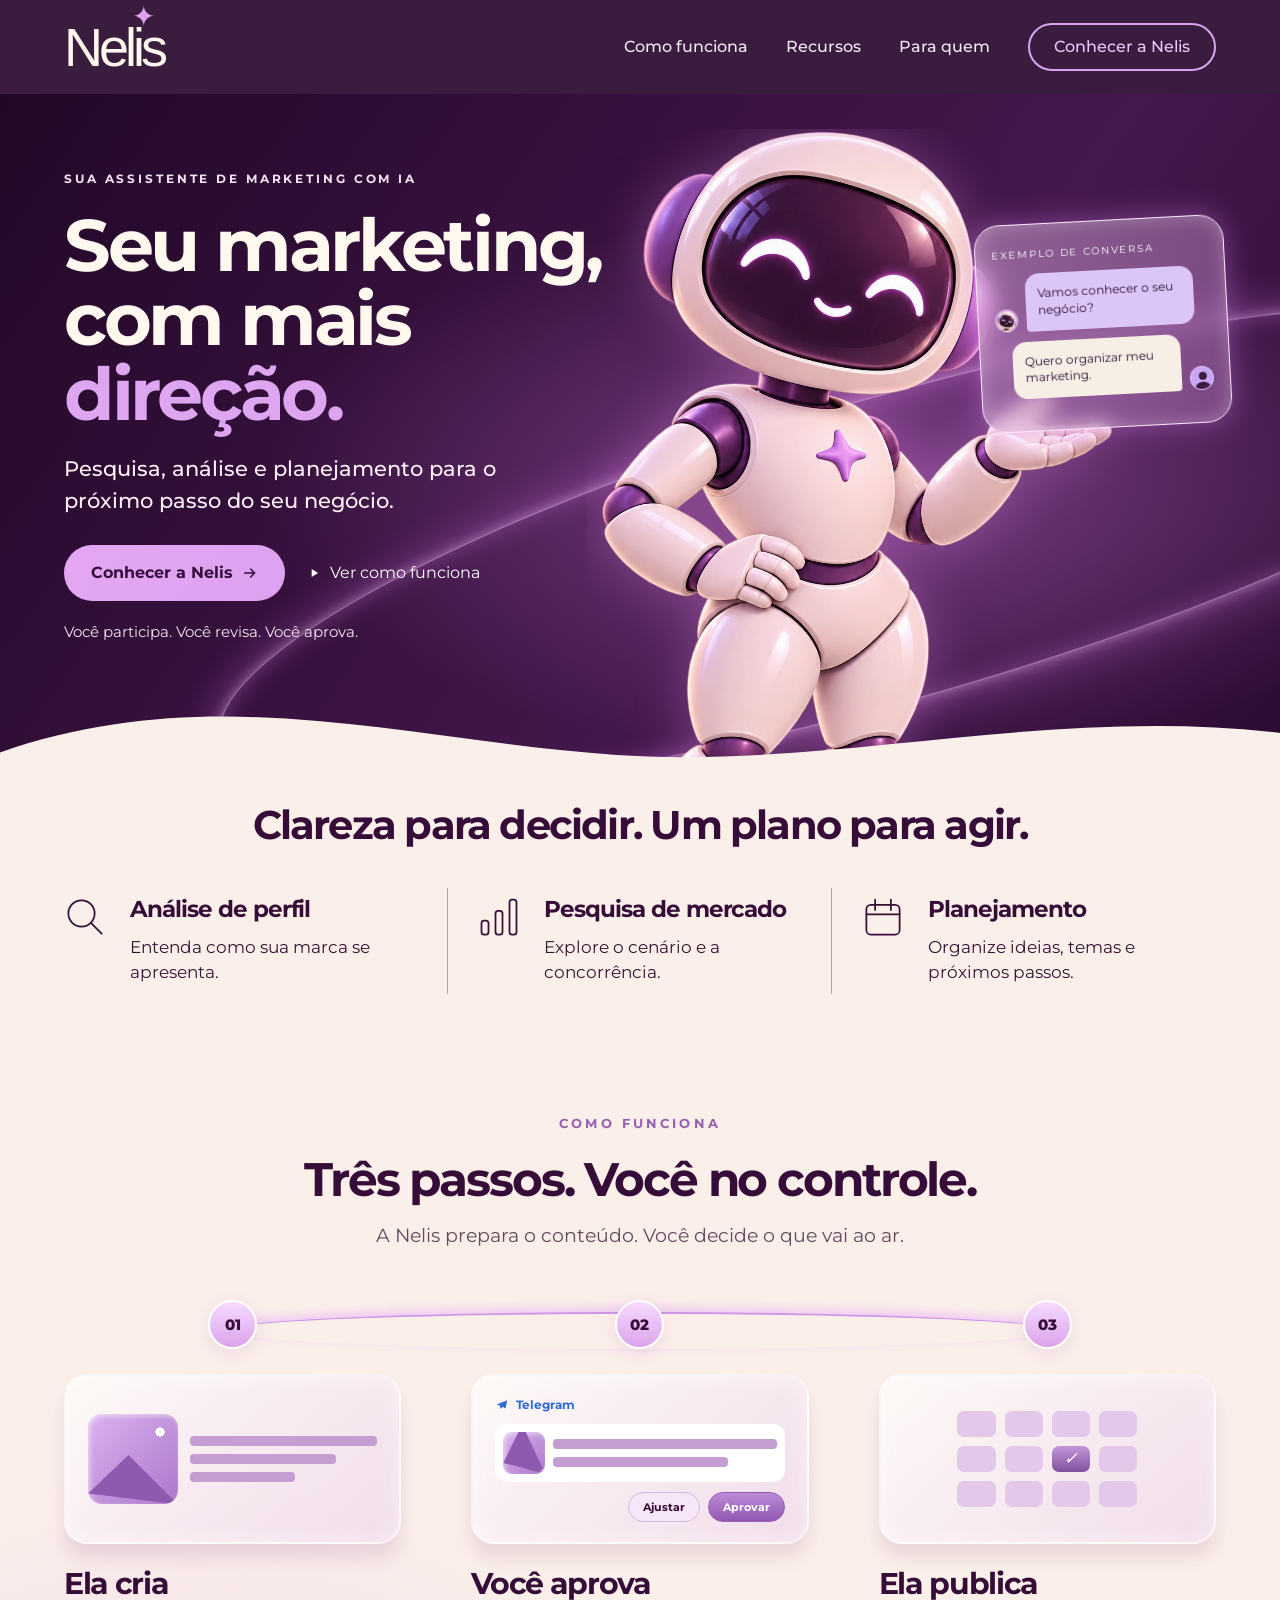
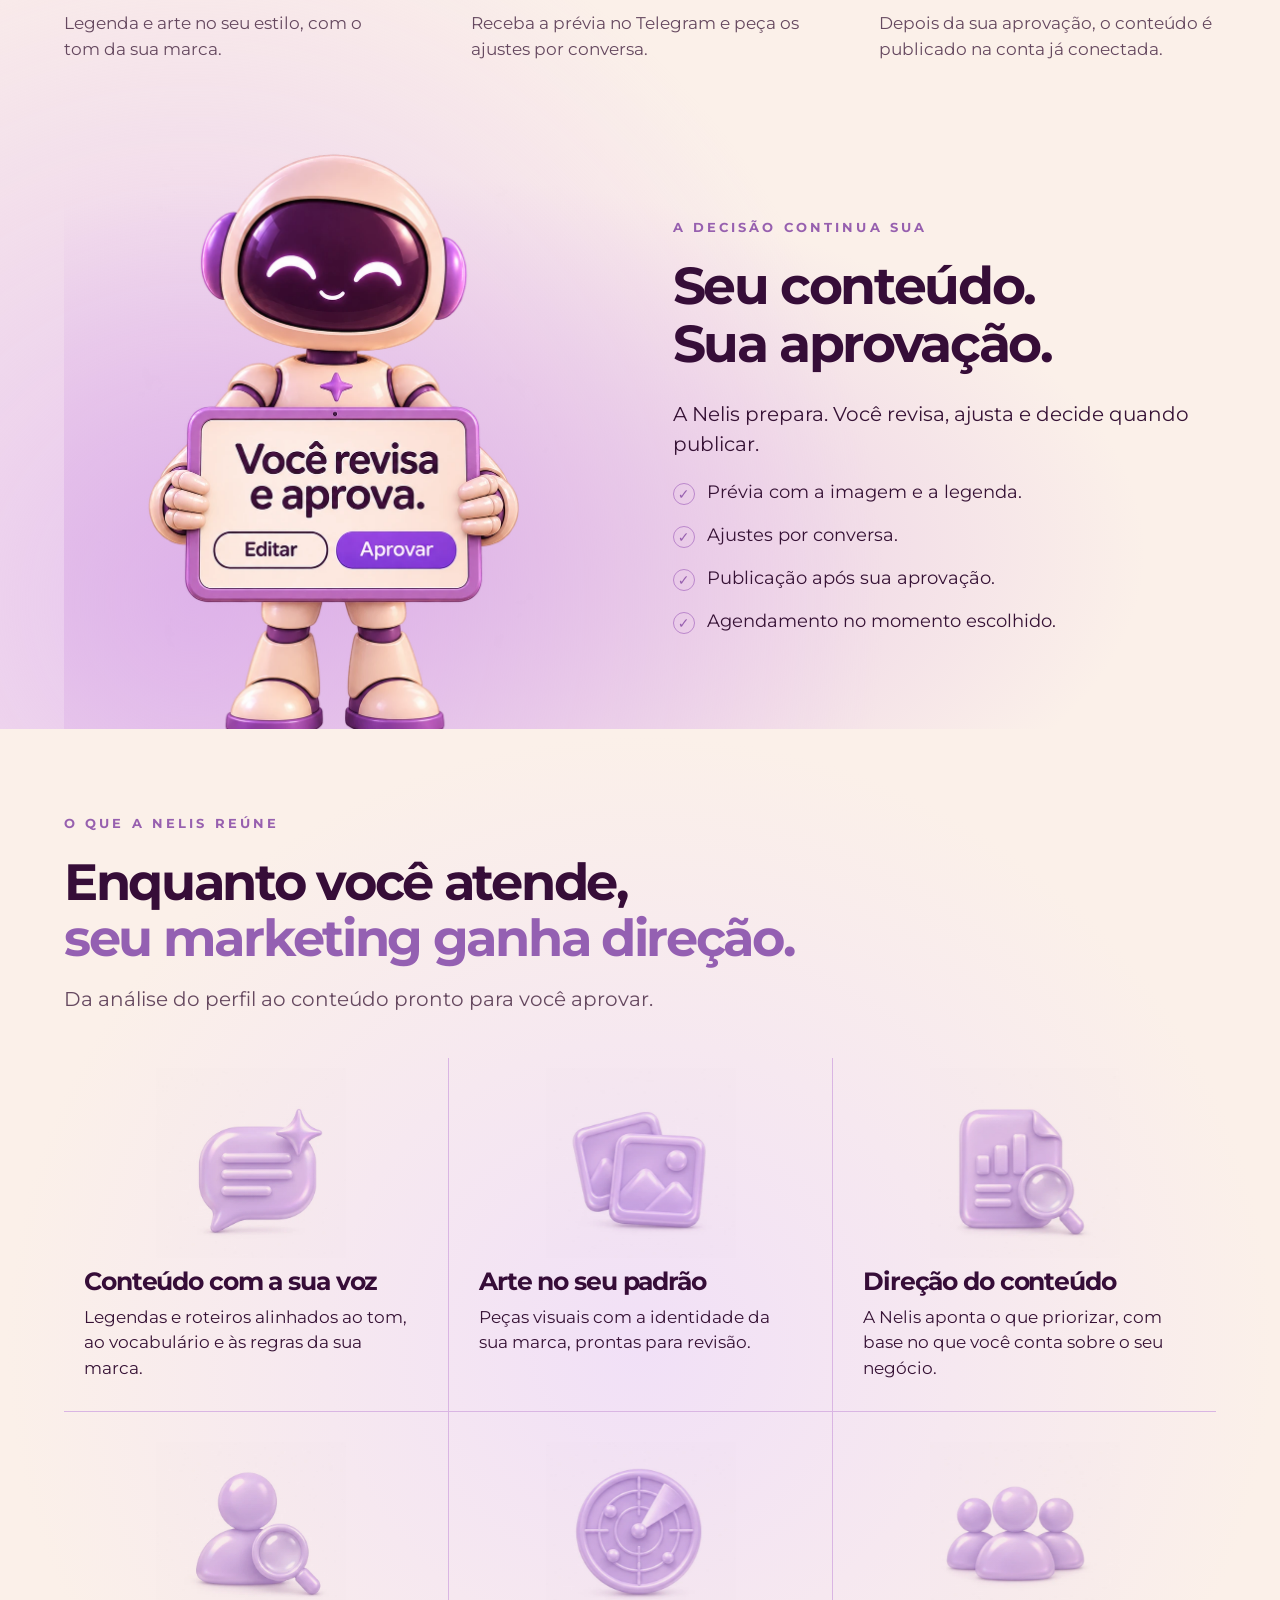
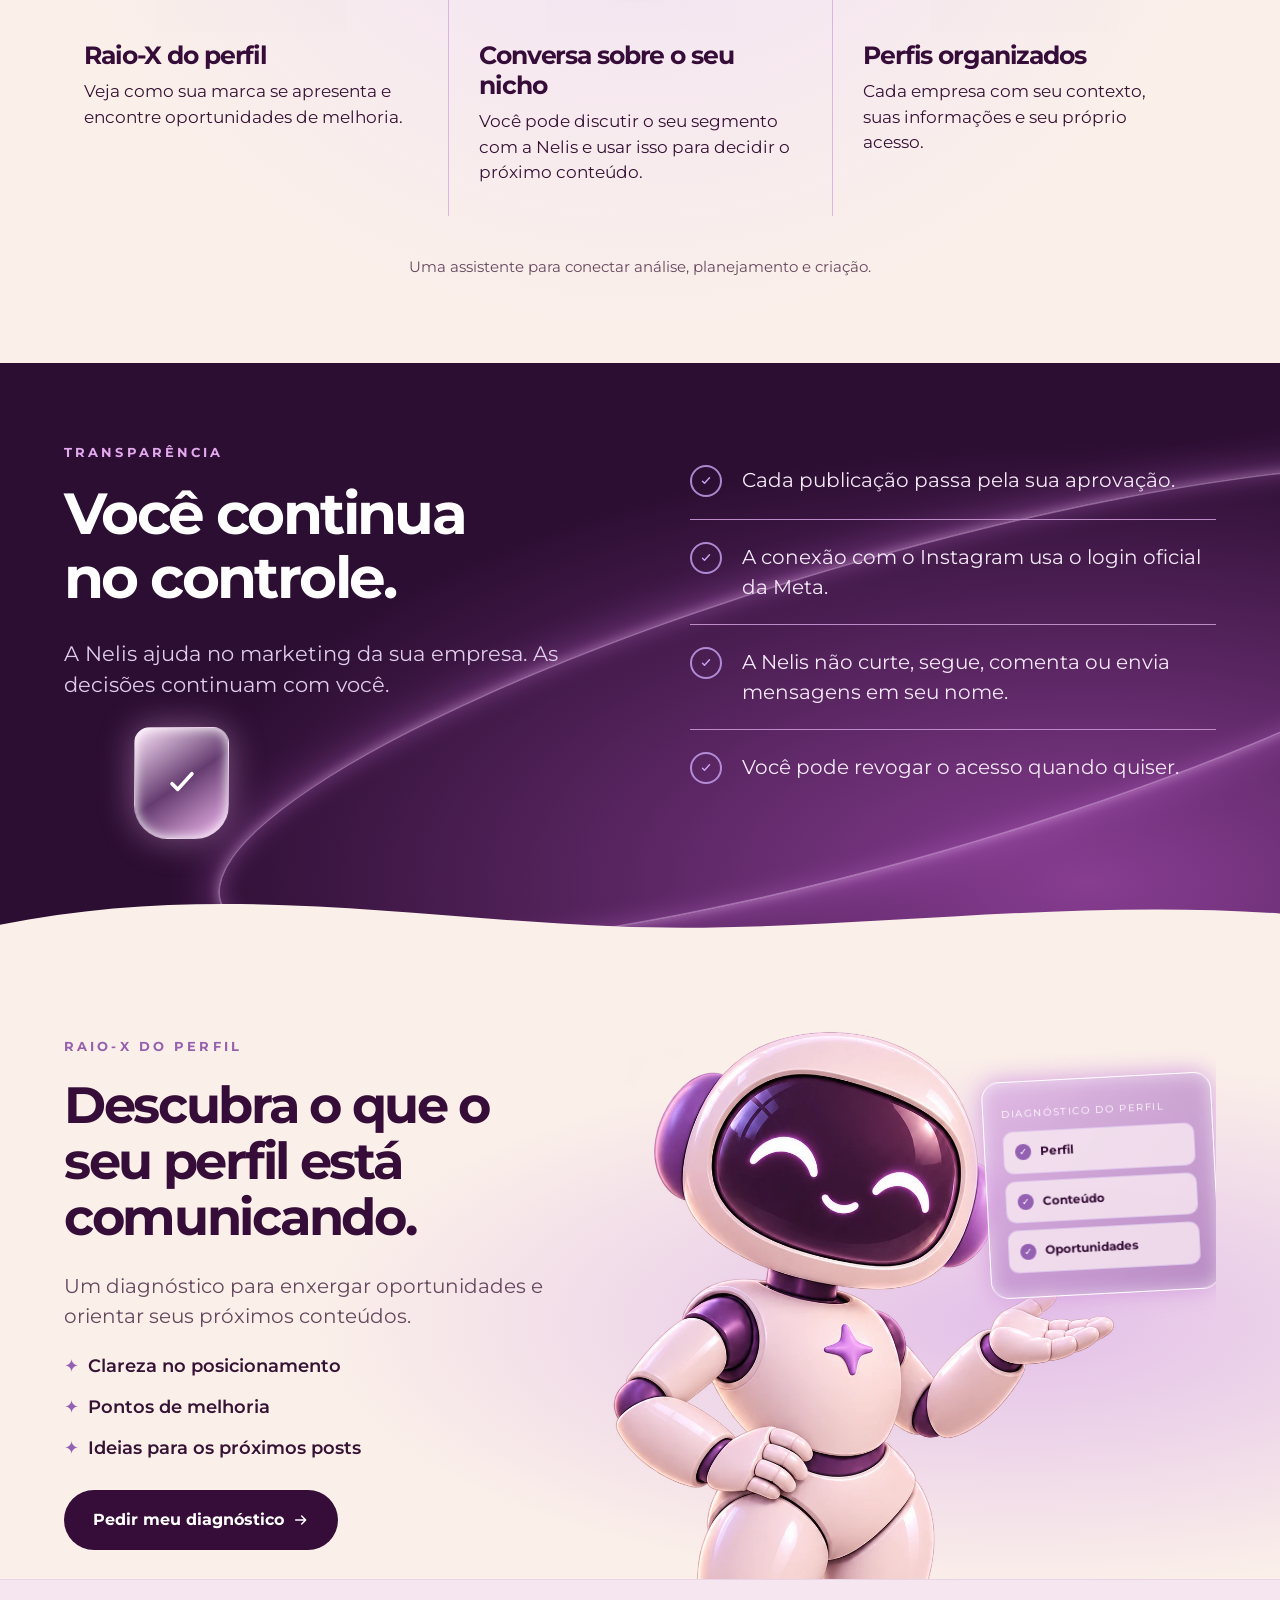
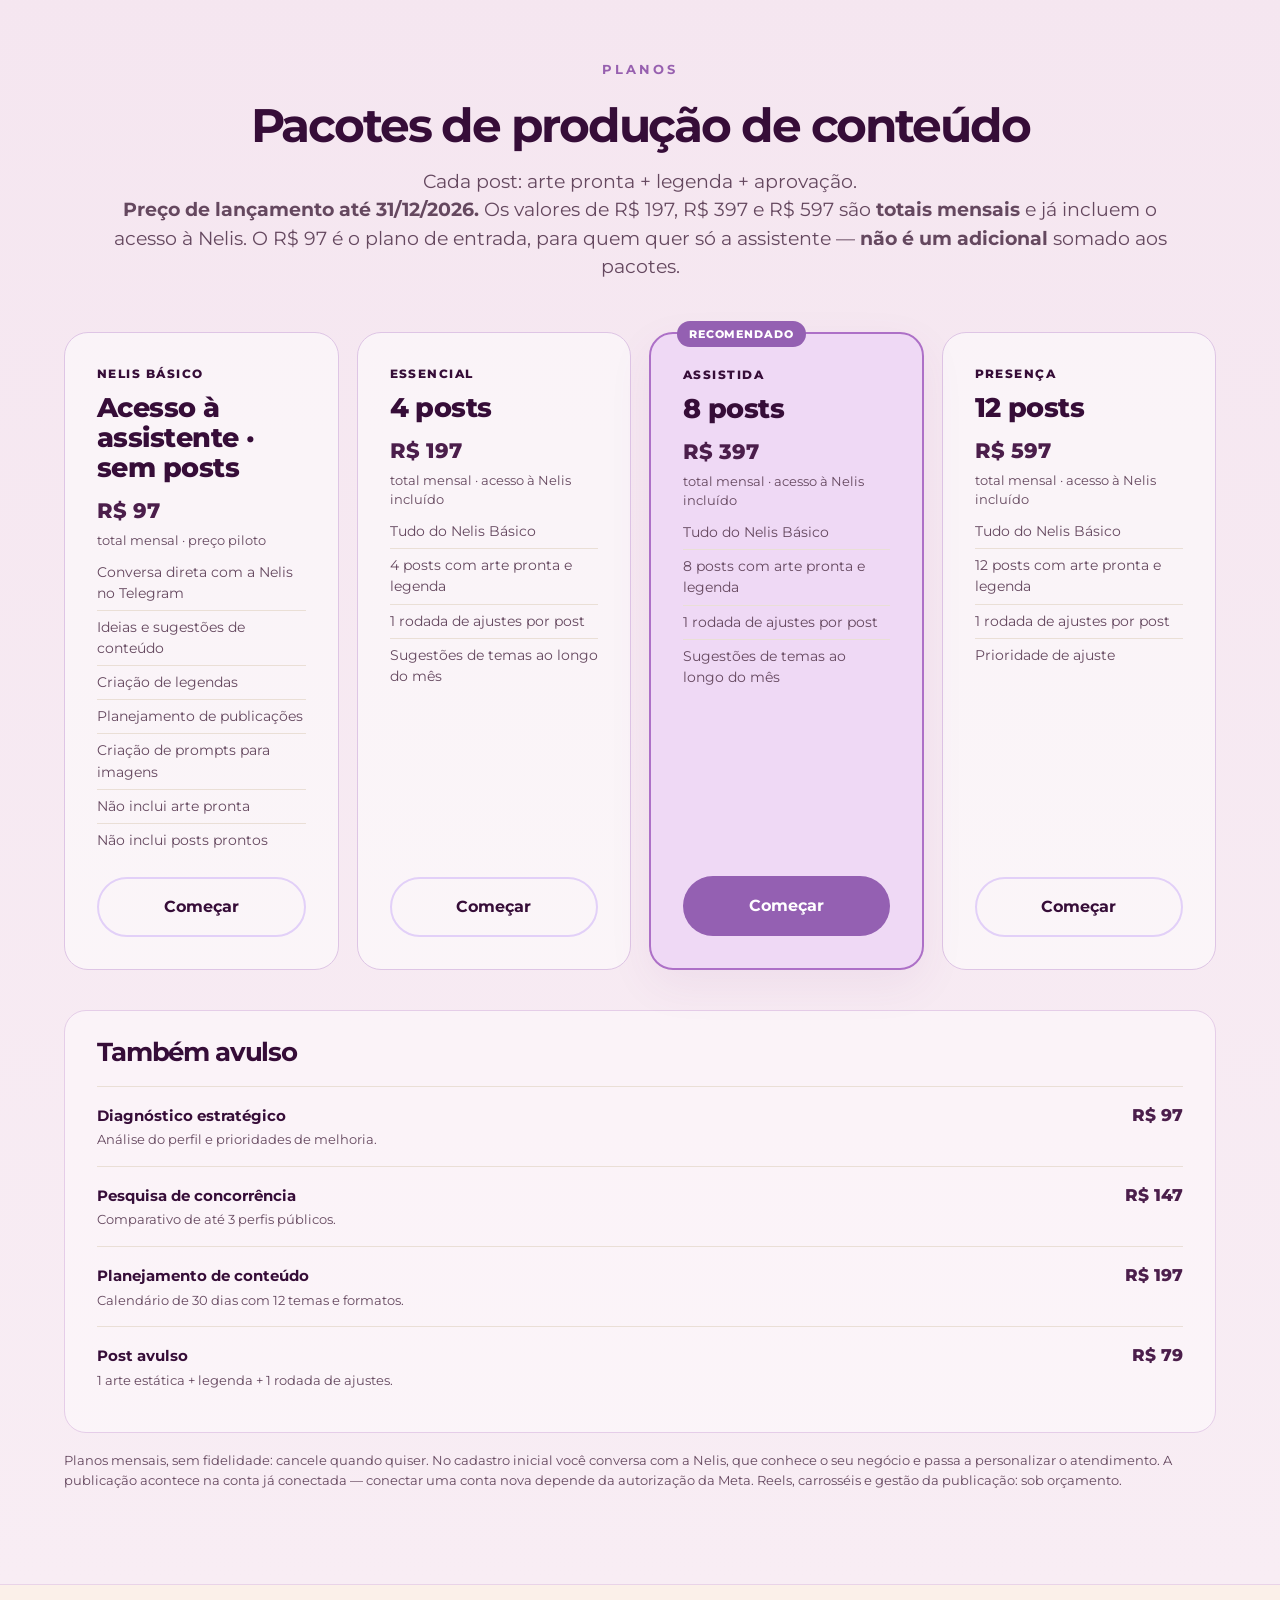
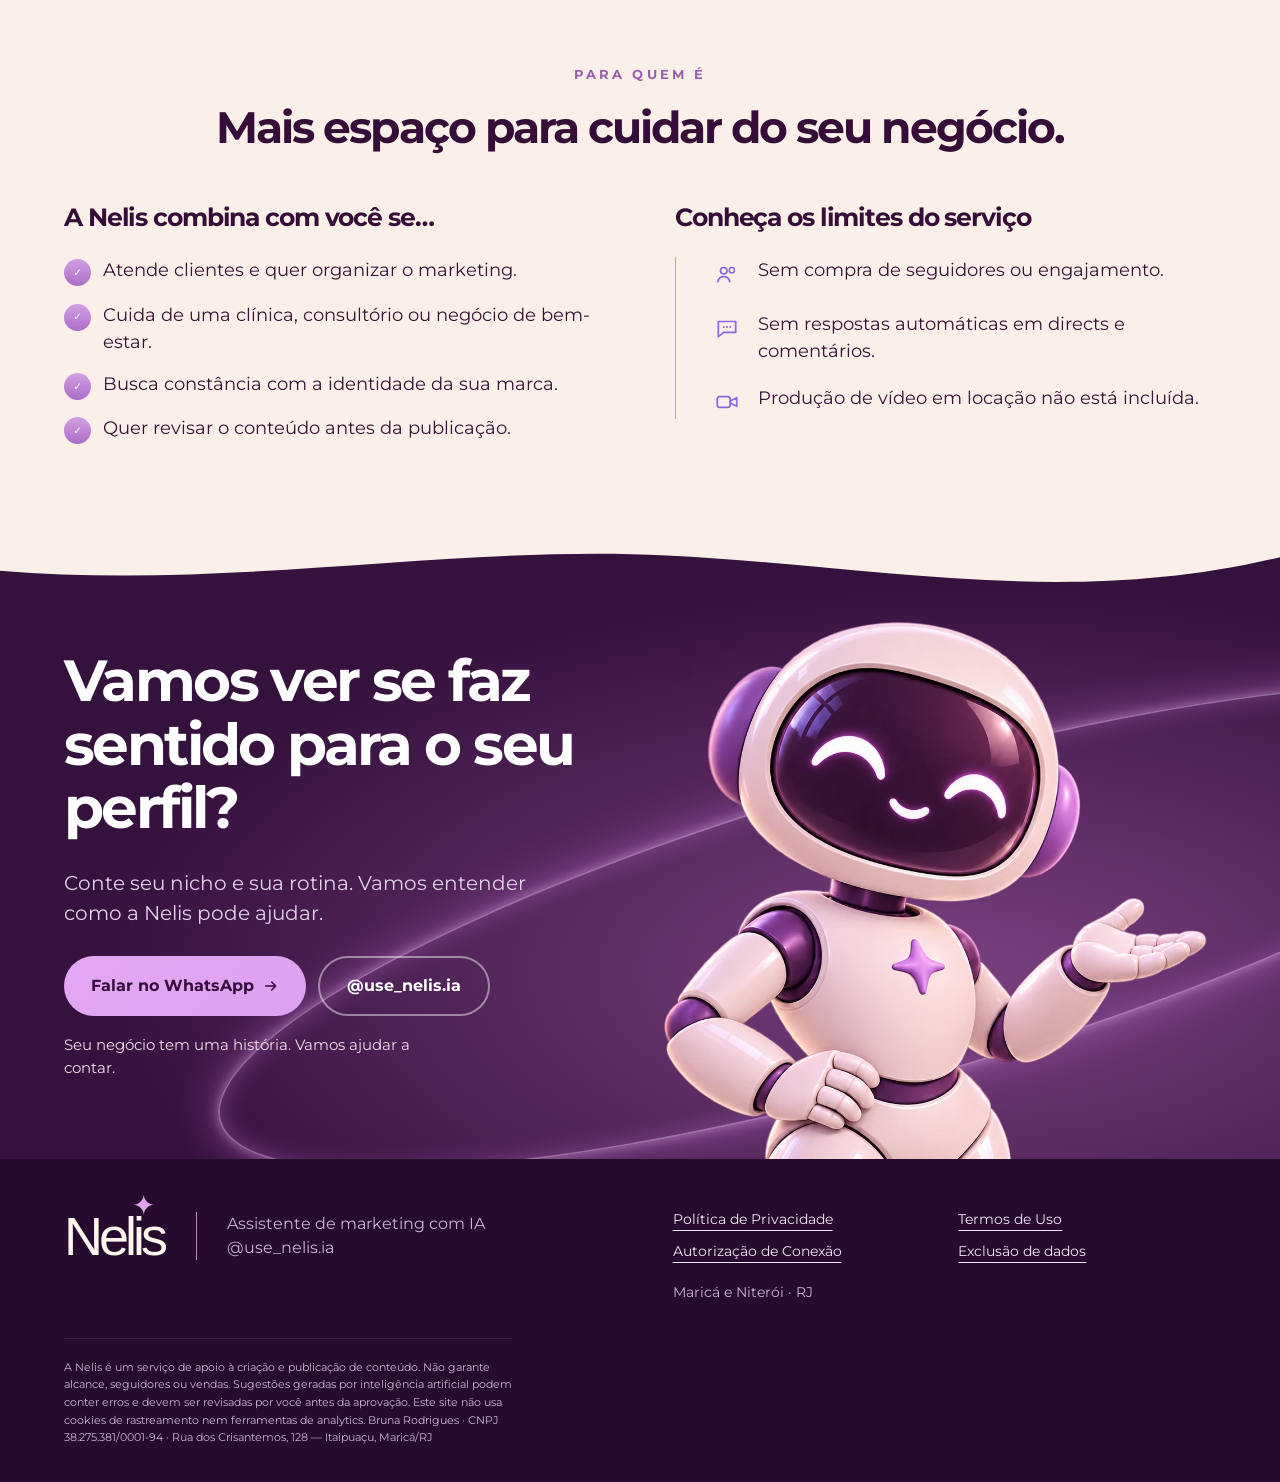
<file: index.html>
<!DOCTYPE html>
<html lang="pt-BR">
<head>
<meta charset="utf-8">
<meta name="viewport" content="width=device-width, initial-scale=1">
<title>Nelis — seu marketing, com mais direção</title>
<meta name="description" content="Assistente de marketing com IA para profissionais de saúde e bem-estar. A Nelis prepara o conteúdo, você aprova no Telegram, e ele é publicado na conta conectada. Da análise do perfil ao conteúdo pronto para você aprovar.">
<meta property="og:title" content="Nelis — seu marketing, com mais direção">
<meta property="og:description" content="A Nelis prepara o conteúdo. Você decide o que vai ao ar.">
<meta property="og:type" content="website">
<meta property="og:locale" content="pt_BR">
<link rel="icon" href="favicon.svg" type="image/svg+xml">
<meta name="theme-color" content="#250F2E">
<meta property="og:image" content="assets/og-image.png">
<meta property="og:image:width" content="1200">
<meta property="og:image:height" content="630">
<meta name="twitter:card" content="summary_large_image">
<meta name="twitter:title" content="Nelis — seu marketing, com mais direção">
<meta name="twitter:description" content="Da análise do perfil ao conteúdo pronto para você aprovar.">
<meta name="twitter:image" content="assets/og-image.png">
<link rel="preload" href="fonts/Montserrat-Regular.ttf" as="font" type="font/ttf" crossorigin>
<link rel="stylesheet" href="styles.css">
<link rel="stylesheet" href="home.css">
<script type="application/ld+json">
{
  "@context": "https://schema.org",
  "@type": "SoftwareApplication",
  "name": "Nelis Assistente",
  "applicationCategory": "BusinessApplication",
  "operatingSystem": "Web, Telegram, WhatsApp",
  "description": "Assistente de marketing com IA para profissionais de saúde e bem-estar: análise de perfil, pesquisa de mercado, planejamento e publicação com aprovação humana.",
  "inLanguage": "pt-BR",
  "sameAs": "https://instagram.com/use_nelis.ia",
  "offers": [
    { "@type": "Offer", "name": "Nelis Básico", "price": "97", "priceCurrency": "BRL" },
    { "@type": "Offer", "name": "Essencial", "price": "197", "priceCurrency": "BRL" },
    { "@type": "Offer", "name": "Assistida", "price": "397", "priceCurrency": "BRL" },
    { "@type": "Offer", "name": "Presença", "price": "597", "priceCurrency": "BRL" }
  ]
}
</script>
</head>
<body class="home">
<a class="skip-link" href="#conteudo">Pular para o conteúdo</a>

<header class="site-header dark-header">
  <div class="wrap">
    <a class="brand" href="/"><span class="wordmark">Nelis<span aria-hidden="true">✦</span></span></a>
    <nav class="nav" aria-label="Navegação principal">
      <a class="opt" href="#como-funciona">Como funciona</a>
      <a class="opt" href="#recursos">Recursos</a>
      <a class="opt" href="#para-quem">Para quem</a>
      <a class="nav-cta" href="#contato">Conhecer a Nelis</a>
    </nav>
  </div>
</header>

<main id="conteudo">

  <!-- ========== 1. HERO ========== -->
  <section class="hero-dark">
    <div class="wrap">
      <div class="hero-grid">
        <div>
          <div class="eyebrow">Sua assistente de marketing com IA</div>
          <h1>Seu marketing,<br>com mais<br><span class="accent">direção.</span></h1>
          <p class="lead">
            Pesquisa, análise e planejamento para o próximo passo do seu negócio.
          </p>
          <div class="cta-row">
            <a class="btn btn-primary" href="https://wa.me/5522996119580?text=Quero%20conhecer%20a%20Nelis">Conhecer a Nelis
              <svg width="16" height="16" viewBox="0 0 24 24" aria-hidden="true"><path d="M4 12h15m-6-6l6 6-6 6" fill="none" stroke="currentColor" stroke-width="2.2" stroke-linecap="round" stroke-linejoin="round"/></svg>
            </a>
            <a class="btn btn-ghost" href="#como-funciona">
              <svg width="14" height="14" viewBox="0 0 24 24" aria-hidden="true"><path d="M8 5l11 7-11 7z" fill="currentColor"/></svg>
              Ver como funciona
            </a>
          </div>
          <div class="hero-sign">
            <svg width="15" height="15" viewBox="0 0 24 24" aria-hidden="true"><path d="M12 2l2.2 5.6L20 10l-5.8 2.4L12 18l-2.2-5.6L4 10l5.8-2.4z" fill="#C9A6F5"/></svg>
            Você participa. Você revisa. Você aprova.
          </div>
        </div>

        <div class="hero-visual">
          <div class="hero-stage">
            <img class="hero-mascot" src="assets/nelis-transparente.webp" width="1024" height="1536"
                 alt="Nelis, a assistente robô, em pose de boas-vindas com a mão estendida">
          </div>
          <div class="chat-card">
            <div class="chat-label">Exemplo de conversa</div>
            <div class="bubble bot">
              <span class="who"><img src="assets/nelis-hero.webp" alt="" width="24" height="24"></span>
              <span class="txt">Vamos conhecer o seu negócio?</span>
            </div>
            <div class="bubble user">
              <span class="txt">Quero organizar meu marketing.</span>
              <span class="who"><svg viewBox="0 0 24 24" width="24" height="24" aria-hidden="true"><circle cx="12" cy="9" r="4" fill="#3B1B3F"/><path d="M4 22c0-4.4 3.6-7 8-7s8 2.6 8 7z" fill="#3B1B3F"/></svg></span>
            </div>
          </div>
        </div>
      </div>
    </div>
  </section>

  <section class="benefits" aria-labelledby="benefits-title">
    <div class="wrap">
      <h2 id="benefits-title">Clareza para decidir. Um plano para agir.</h2>
      <div class="benefit-grid">
        <article><span class="benefit-icon" aria-hidden="true"><svg viewBox="0 0 48 48"><circle cx="20" cy="20" r="15"/><path d="m31 31 12 12"/></svg></span><div><h3>Análise de perfil</h3><p>Entenda como sua marca se apresenta.</p></div></article>
        <article><span class="benefit-icon" aria-hidden="true"><svg viewBox="0 0 48 48"><rect x="4" y="28" width="8" height="16" rx="3"/><rect x="20" y="17" width="8" height="27" rx="3"/><rect x="36" y="4" width="8" height="40" rx="3"/></svg></span><div><h3>Pesquisa de mercado</h3><p>Explore o cenário e a concorrência.</p></div></article>
        <article><span class="benefit-icon" aria-hidden="true"><svg viewBox="0 0 48 48"><rect x="5" y="10" width="38" height="34" rx="5"/><path d="M5 21h38M15 4v12M33 4v12"/></svg></span><div><h3>Planejamento</h3><p>Organize ideias, temas e próximos passos.</p></div></article>
      </div>
    </div>
  </section>

  <!-- ========== 2. TRÊS PASSOS ========== -->
  <section class="band-soft" id="como-funciona">
    <div class="wrap">
      <div class="center-head">
        <div class="eyebrow">Como funciona</div>
        <h2>Três passos. Você no controle.</h2>
        <p>A Nelis prepara o conteúdo. Você decide o que vai ao ar.</p>
      </div>

      <div class="steps-track">
        <div class="step-node">
          <div class="step-num">01</div>
          <div class="illu">
            <div class="illu-thumb"><span class="spk"></span></div>
            <div class="illu-lines"><i></i><i></i><i></i></div>
          </div>
          <h3>Ela cria</h3>
          <p>Legenda e arte no seu estilo, com o tom da sua marca.</p>
        </div>

        <div class="step-node">
          <div class="step-num">02</div>
          <div class="illu illu-telegram">
            <div class="tg-top">
              <svg width="14" height="14" viewBox="0 0 24 24" aria-hidden="true"><path d="M21 4L3 11l5 2 2 6 3-4 5 3z" fill="#2F6BD8"/></svg>
              Telegram
            </div>
            <div class="tg-msg">
              <div class="illu-thumb"><span class="spk"></span></div>
              <div class="illu-lines"><i></i><i></i></div>
            </div>
            <div class="tg-btns"><span class="tg-btn">Ajustar</span><span class="tg-btn solid">Aprovar</span></div>
          </div>
          <h3>Você aprova</h3>
          <p>Receba a prévia no Telegram e peça os ajustes por conversa.</p>
        </div>

        <div class="step-node">
          <div class="step-num">03</div>
          <div class="illu">
            <div class="illu-cal">
              <i></i><i></i><i></i><i></i><i></i><i></i><i class="on"></i><i></i><i></i><i></i><i></i><i></i>
            </div>
          </div>
          <h3>Ela publica</h3>
          <p>Depois da sua aprovação, o conteúdo é publicado na conta já conectada.</p>
        </div>
      </div>

      <div class="approval-band" style="margin-top:clamp(44px,6vw,80px)">
        <div class="copy">
          <div class="eyebrow">A decisão continua sua</div>
          <h2>Seu conteúdo. Sua aprovação.</h2>
          <p>A Nelis prepara. Você revisa, ajusta e decide quando publicar.</p>
          <ul class="checklist" style="margin-top:8px">
            <li>Prévia com a imagem e a legenda.</li>
            <li>Ajustes por conversa.</li>
            <li>Publicação após sua aprovação.</li>
            <li>Agendamento no momento escolhido.</li>
          </ul>
        </div>
        <div class="media">
          <img src="assets/nelis-aprovacao-transparente.webp" width="1280" height="1184" loading="lazy"
               alt="Nelis mostrando um tablet com o texto 'Você revisa e aprova' e os botões Editar e Aprovar">
        </div>
      </div>
    </div>
  </section>

  <!-- ========== 3. RECURSOS ========== -->
  <section class="band-lilac" id="recursos">
    <div class="wrap">
      <div class="center-head" style="text-align:left;max-width:none;margin-bottom:clamp(28px,4vw,44px)">
        <div class="eyebrow">O que a Nelis reúne</div>
        <h2>Enquanto você atende,<br><span style="color:var(--lilac-2)">seu marketing ganha direção.</span></h2>
        <p>Da análise do perfil ao conteúdo pronto para você aprovar.</p>
      </div>

      <div class="feat-grid">
        <div class="feat">
          <div class="ic3"><svg viewBox="0 0 24 24" aria-hidden="true"><path d="M4 6h16v10H9l-5 4V6z" fill="none" stroke="#8D66E4" stroke-width="1.7" stroke-linejoin="round"/><path d="M8 10h8M8 13h5" stroke="#8D66E4" stroke-width="1.6" stroke-linecap="round"/></svg></div>
          <h3>Conteúdo com a sua voz</h3>
          <p>Legendas e roteiros alinhados ao tom, ao vocabulário e às regras da sua marca.</p>
        </div>
        <div class="feat">
          <div class="ic3"><svg viewBox="0 0 24 24" aria-hidden="true"><rect x="3" y="5" width="12" height="14" rx="3" fill="none" stroke="#8D66E4" stroke-width="1.7"/><rect x="10" y="3" width="11" height="13" rx="3" fill="#fff" stroke="#8D66E4" stroke-width="1.7"/><circle cx="15" cy="7" r="1.2" fill="#8D66E4"/></svg></div>
          <h3>Arte no seu padrão</h3>
          <p>Peças visuais com a identidade da sua marca, prontas para revisão.</p>
        </div>
        <div class="feat">
          <div class="ic3"><svg viewBox="0 0 24 24" aria-hidden="true"><rect x="3" y="4" width="14" height="16" rx="2.5" fill="none" stroke="#8D66E4" stroke-width="1.7"/><path d="M6.5 15.5v-3m3 3V8.5m3 7v-4.5" stroke="#8D66E4" stroke-width="1.8" stroke-linecap="round"/><circle cx="19" cy="15" r="3.2" fill="#fff" stroke="#8D66E4" stroke-width="1.6"/><path d="M21.5 17.5L23 19" stroke="#8D66E4" stroke-width="1.8" stroke-linecap="round"/></svg></div>
          <h3>Direção do conteúdo</h3>
          <p>A Nelis aponta o que priorizar, com base no que você conta sobre o seu negócio.</p>
        </div>
        <div class="feat">
          <div class="ic3"><svg viewBox="0 0 24 24" aria-hidden="true"><circle cx="11" cy="10" r="7" fill="none" stroke="#8D66E4" stroke-width="1.7"/><circle cx="11" cy="8.5" r="2" fill="#8D66E4"/><path d="M7.8 14.5c.8-1.6 2-2.4 3.2-2.4s2.4.8 3.2 2.4" stroke="#8D66E4" stroke-width="1.5" stroke-linecap="round" fill="none"/><path d="M16.5 15.5L21 20" stroke="#8D66E4" stroke-width="2" stroke-linecap="round"/></svg></div>
          <h3>Raio-X do perfil</h3>
          <p>Veja como sua marca se apresenta e encontre oportunidades de melhoria.</p>
        </div>
        <div class="feat">
          <div class="ic3"><svg viewBox="0 0 24 24" aria-hidden="true"><circle cx="12" cy="12" r="8" fill="none" stroke="#8D66E4" stroke-width="1.7"/><circle cx="12" cy="12" r="4" fill="none" stroke="#8D66E4" stroke-width="1.4"/><path d="M12 12l6-4" stroke="#8D66E4" stroke-width="1.8" stroke-linecap="round"/><circle cx="12" cy="12" r="1.3" fill="#8D66E4"/></svg></div>
          <h3>Conversa sobre o seu nicho</h3>
          <p>Você pode discutir o seu segmento com a Nelis e usar isso para decidir o próximo conteúdo.</p>
        </div>
        <div class="feat">
          <div class="ic3"><svg viewBox="0 0 24 24" aria-hidden="true"><circle cx="9" cy="10" r="3" fill="none" stroke="#8D66E4" stroke-width="1.7"/><circle cx="16" cy="9" r="2.4" fill="none" stroke="#8D66E4" stroke-width="1.5"/><path d="M3.5 19c.6-3 2.8-4.6 5.5-4.6s4.9 1.6 5.5 4.6" fill="none" stroke="#8D66E4" stroke-width="1.7" stroke-linecap="round"/><path d="M15.5 18.6c.3-2 1.6-3.2 3.5-3.2 1.6 0 2.9 1 3.4 2.6" fill="none" stroke="#8D66E4" stroke-width="1.5" stroke-linecap="round"/></svg></div>
          <h3>Perfis organizados</h3>
          <p>Cada empresa com seu contexto, suas informações e seu próprio acesso.</p>
        </div>
      </div>

      <p style="margin:clamp(28px,4vw,40px) 0 0;text-align:center;color:var(--muted);font-size:.92rem">
        Uma assistente para conectar análise, planejamento e criação.
      </p>
    </div>
  </section>

  <!-- ========== 4. TRANSPARÊNCIA + RAIO-X ========== -->
  <section class="transparency">
    <div class="wrap">
      <div class="trust-panel">
        <div>
          <div class="eyebrow">Transparência</div>
          <h2>Você continua no controle.</h2>
          <p>A Nelis ajuda no marketing da sua empresa. As decisões continuam com você.</p>
          <div class="trust-shield">
            <svg width="34" height="34" viewBox="0 0 24 24" aria-hidden="true"><path d="M5 12.5l4 4 10-11" fill="none" stroke="#fff" stroke-width="2.6" stroke-linecap="round" stroke-linejoin="round"/></svg>
          </div>
        </div>
        <ul class="trust-list">
          <li><span class="tick"><svg width="12" height="12" viewBox="0 0 24 24" aria-hidden="true"><path d="M5 12.5l4 4 10-11" fill="none" stroke="#C9A6F5" stroke-width="2.8" stroke-linecap="round" stroke-linejoin="round"/></svg></span> Cada publicação passa pela sua aprovação.</li>
          <li><span class="tick"><svg width="12" height="12" viewBox="0 0 24 24" aria-hidden="true"><path d="M5 12.5l4 4 10-11" fill="none" stroke="#C9A6F5" stroke-width="2.8" stroke-linecap="round" stroke-linejoin="round"/></svg></span> A conexão com o Instagram usa o login oficial da Meta.</li>
          <li><span class="tick"><svg width="12" height="12" viewBox="0 0 24 24" aria-hidden="true"><path d="M5 12.5l4 4 10-11" fill="none" stroke="#C9A6F5" stroke-width="2.8" stroke-linecap="round" stroke-linejoin="round"/></svg></span> A Nelis não curte, segue, comenta ou envia mensagens em seu nome.</li>
          <li><span class="tick"><svg width="12" height="12" viewBox="0 0 24 24" aria-hidden="true"><path d="M5 12.5l4 4 10-11" fill="none" stroke="#C9A6F5" stroke-width="2.8" stroke-linecap="round" stroke-linejoin="round"/></svg></span> Você pode revogar o acesso quando quiser.</li>
        </ul>
      </div>
    </div>
  </section>

  <section id="diagnostico">
    <div class="wrap">
      <div class="xray">
        <div>
          <div class="eyebrow">Raio-X do perfil</div>
          <h2>Descubra o que o seu perfil está comunicando.</h2>
          <p style="color:var(--muted);max-width:42ch">Um diagnóstico para enxergar oportunidades e orientar seus próximos conteúdos.</p>
          <ul class="sparkle-list">
            <li>Clareza no posicionamento</li>
            <li>Pontos de melhoria</li>
            <li>Ideias para os próximos posts</li>
          </ul>
          <a class="btn btn-primary" href="https://wa.me/5522996119580?text=Quero%20o%20diagn%C3%B3stico%20do%20meu%20perfil">Pedir meu diagnóstico
            <svg width="16" height="16" viewBox="0 0 24 24" aria-hidden="true"><path d="M4 12h15m-6-6l6 6-6 6" fill="none" stroke="currentColor" stroke-width="2.2" stroke-linecap="round" stroke-linejoin="round"/></svg>
          </a>
        </div>

        <div class="xray-visual">
          <div class="xray-mascot">
            <img src="assets/nelis-transparente.webp" width="1024" height="1536" alt="Nelis apresentando o diagnóstico do perfil">
          </div>
          <div class="diag-card">
            <div class="lbl">Diagnóstico do perfil</div>
            <div class="diag-row"><span class="dot">✓</span> Perfil</div>
            <div class="diag-row"><span class="dot">✓</span> Conteúdo</div>
            <div class="diag-row"><span class="dot">✓</span> Oportunidades</div>
          </div>
        </div>
      </div>
    </div>
  </section>

  <!-- ========== 5. PLANOS ========== -->
  <section id="planos" class="band-lilac">
    <div class="wrap">
      <div class="center-head">
        <div class="eyebrow">Planos</div>
        <h2>Pacotes de produção de conteúdo</h2>
        <p>Cada post: arte pronta + legenda + aprovação.</p>
        <p class="launch-price"><strong>Preço de lançamento até 31/12/2026.</strong> Os valores de R$ 197, R$ 397 e R$ 597 são <strong>totais mensais</strong> e já incluem o acesso à Nelis. O R$ 97 é o plano de entrada, para quem quer só a assistente — <strong>não é um adicional</strong> somado aos pacotes.</p>
      </div>

      <div class="plans">
        <div class="plan">
          <div class="name">Nelis Básico</div>
          <div class="qty">Acesso à assistente · sem posts</div>
          <div class="price">R$ 97</div>
          <div class="per">total mensal · preço piloto</div>
          <ul>
            <li>Conversa direta com a Nelis no Telegram</li>
            <li>Ideias e sugestões de conteúdo</li>
            <li>Criação de legendas</li>
            <li>Planejamento de publicações</li>
            <li>Criação de prompts para imagens</li>
            <li>Não inclui arte pronta</li>
            <li>Não inclui posts prontos</li>
          </ul>
          <a class="btn btn-ghost" href="pagamento/?plano=assinatura">Começar</a>
        </div>

        <div class="plan">
          <div class="name">Essencial</div>
          <div class="qty">4 posts</div>
          <div class="price">R$ 197</div>
          <div class="per">total mensal · acesso à Nelis incluído</div>
          <ul>
            <li>Tudo do Nelis Básico</li>
            <li>4 posts com arte pronta e legenda</li>
            <li>1 rodada de ajustes por post</li>
            <li>Sugestões de temas ao longo do mês</li>
          </ul>
          <a class="btn btn-ghost" href="pagamento/?plano=essencial">Começar</a>
        </div>

        <div class="plan hl">
          <div class="name">Assistida</div>
          <div class="qty">8 posts</div>
          <div class="price">R$ 397</div>
          <div class="per">total mensal · acesso à Nelis incluído</div>
          <ul>
            <li>Tudo do Nelis Básico</li>
            <li>8 posts com arte pronta e legenda</li>
            <li>1 rodada de ajustes por post</li>
            <li>Sugestões de temas ao longo do mês</li>
          </ul>
          <a class="btn btn-lilac" href="pagamento/?plano=assistida">Começar</a>
        </div>

        <div class="plan">
          <div class="name">Presença</div>
          <div class="qty">12 posts</div>
          <div class="price">R$ 597</div>
          <div class="per">total mensal · acesso à Nelis incluído</div>
          <ul>
            <li>Tudo do Nelis Básico</li>
            <li>12 posts com arte pronta e legenda</li>
            <li>1 rodada de ajustes por post</li>
            <li>Prioridade de ajuste</li>
          </ul>
          <a class="btn btn-ghost" href="pagamento/?plano=presenca">Começar</a>
        </div>
      </div>

      <div class="avulsos">
        <h3>Também avulso</h3>
        <div class="avulso"><div><b>Diagnóstico estratégico</b><small>Análise do perfil e prioridades de melhoria.</small></div><div class="v">R$ 97</div></div>
        <div class="avulso"><div><b>Pesquisa de concorrência</b><small>Comparativo de até 3 perfis públicos.</small></div><div class="v">R$ 147</div></div>
        <div class="avulso"><div><b>Planejamento de conteúdo</b><small>Calendário de 30 dias com 12 temas e formatos.</small></div><div class="v">R$ 197</div></div>
        <div class="avulso"><div><b>Post avulso</b><small>1 arte estática + legenda + 1 rodada de ajustes.</small></div><div class="v">R$ 79</div></div>
      </div>
      <p style="margin-top:18px;font-size:.82rem;color:var(--muted)">
        Planos mensais, sem fidelidade: cancele quando quiser. No cadastro inicial você conversa com a Nelis, que conhece o seu negócio e passa a personalizar o atendimento.
        A publicação acontece na conta já conectada — conectar uma conta nova depende da autorização da Meta.
        Reels, carrosséis e gestão da publicação: sob orçamento.
      </p>

    </div>
  </section>

  <!-- ========== 6. PARA QUEM É + LIMITES ========== -->
  <section id="para-quem">
    <div class="wrap">
      <div class="center-head">
        <div class="eyebrow">Para quem é</div>
        <h2>Mais espaço para cuidar do seu negócio.</h2>
      </div>

      <div class="fit-grid">
        <div>
          <h3>A Nelis combina com você se…</h3>
          <ul class="fit-list">
            <li><span class="tick">✓</span> Atende clientes e quer organizar o marketing.</li>
            <li><span class="tick">✓</span> Cuida de uma clínica, consultório ou negócio de bem-estar.</li>
            <li><span class="tick">✓</span> Busca constância com a identidade da sua marca.</li>
            <li><span class="tick">✓</span> Quer revisar o conteúdo antes da publicação.</li>
          </ul>
        </div>

        <div>
          <h3>Conheça os limites do serviço</h3>
          <ul class="limit-list">
            <li>
              <span class="ic"><svg width="26" height="26" viewBox="0 0 24 24" aria-hidden="true"><circle cx="9" cy="9" r="3" fill="none" stroke="#8D66E4" stroke-width="1.6"/><circle cx="16.5" cy="8.5" r="2.4" fill="none" stroke="#8D66E4" stroke-width="1.4"/><path d="M3.5 19c.6-3 2.9-4.6 5.5-4.6s4.9 1.6 5.5 4.6" fill="none" stroke="#8D66E4" stroke-width="1.6" stroke-linecap="round"/></svg></span>
              Sem compra de seguidores ou engajamento.
            </li>
            <li>
              <span class="ic"><svg width="26" height="26" viewBox="0 0 24 24" aria-hidden="true"><path d="M4 6h16v10H9l-5 4V6z" fill="none" stroke="#8D66E4" stroke-width="1.6" stroke-linejoin="round"/><circle cx="9" cy="11" r=".9" fill="#8D66E4"/><circle cx="12" cy="11" r=".9" fill="#8D66E4"/><circle cx="15" cy="11" r=".9" fill="#8D66E4"/></svg></span>
              Sem respostas automáticas em directs e comentários.
            </li>
            <li>
              <span class="ic"><svg width="26" height="26" viewBox="0 0 24 24" aria-hidden="true"><rect x="3" y="7" width="12" height="10" rx="2.5" fill="none" stroke="#8D66E4" stroke-width="1.6"/><path d="M15 11l6-3v8l-6-3z" fill="none" stroke="#8D66E4" stroke-width="1.6" stroke-linejoin="round"/></svg></span>
              Produção de vídeo em locação não está incluída.
            </li>
          </ul>
        </div>
      </div>
    </div>
  </section>

  <!-- ========== 7. CTA FINAL ========== -->
  <section id="contato">
    <div class="wrap">
      <div class="cta-band">
        <div class="copy">
          <h2>Vamos ver se faz sentido para o seu perfil?</h2>
          <p>Conte seu nicho e sua rotina. Vamos entender como a Nelis pode ajudar.</p>
          <div class="cta-row">
            <a class="btn btn-light" href="https://wa.me/5522996119580?text=Quero%20conhecer%20a%20Nelis">Falar no WhatsApp
              <svg width="16" height="16" viewBox="0 0 24 24" aria-hidden="true"><path d="M4 12h15m-6-6l6 6-6 6" fill="none" stroke="currentColor" stroke-width="2.2" stroke-linecap="round" stroke-linejoin="round"/></svg>
            </a>
            <a class="btn btn-outline-light" href="https://instagram.com/use_nelis.ia">@use_nelis.ia</a>
          </div>
          <p class="tagline">Seu negócio tem uma história. Vamos ajudar a contar.</p>
        </div>
        <div class="media">
          <img src="assets/nelis-transparente.webp" width="1024" height="1536" alt="Nelis, a assistente, convidando para conversar"
               loading="lazy">
        </div>
      </div>
    </div>
  </section>

</main>

<footer class="site-footer" style="background:#2E1236;border-top:0;color:#F0E6F5;padding:clamp(38px,5vw,60px) 0">
  <div class="wrap">
    <div class="footer-grid">
      <div>
        <div class="footer-brand"><span class="wordmark">Nelis<span aria-hidden="true">✦</span></span></div>
        <p class="footer-tag">Assistente de marketing com IA<br>@use_nelis.ia</p>
      </div>

      <div class="footer-links">
        <a href="privacidade/">Política de Privacidade</a>
        <a href="termos/">Termos de Uso</a>
        <a href="conexao/">Autorização de Conexão</a>
        <a href="exclusao-de-dados/">Exclusão de dados</a>
        <span class="footer-city">Maricá e Niterói · RJ</span>
      </div>
    </div>

    <p class="disclaimer" style="color:#C9B3D4">
      A Nelis é um serviço de apoio à criação e publicação de conteúdo. Não garante alcance, seguidores ou vendas.
      Sugestões geradas por inteligência artificial podem conter erros e devem ser revisadas por você antes da aprovação.
      Este site não usa cookies de rastreamento nem ferramentas de analytics.
      Bruna Rodrigues · CNPJ 38.275.381/0001-94 · Rua dos Crisantemos, 128 — Itaipuaçu, Maricá/RJ
    </p>
  </div>
</footer>

</body>
</html>
</file>
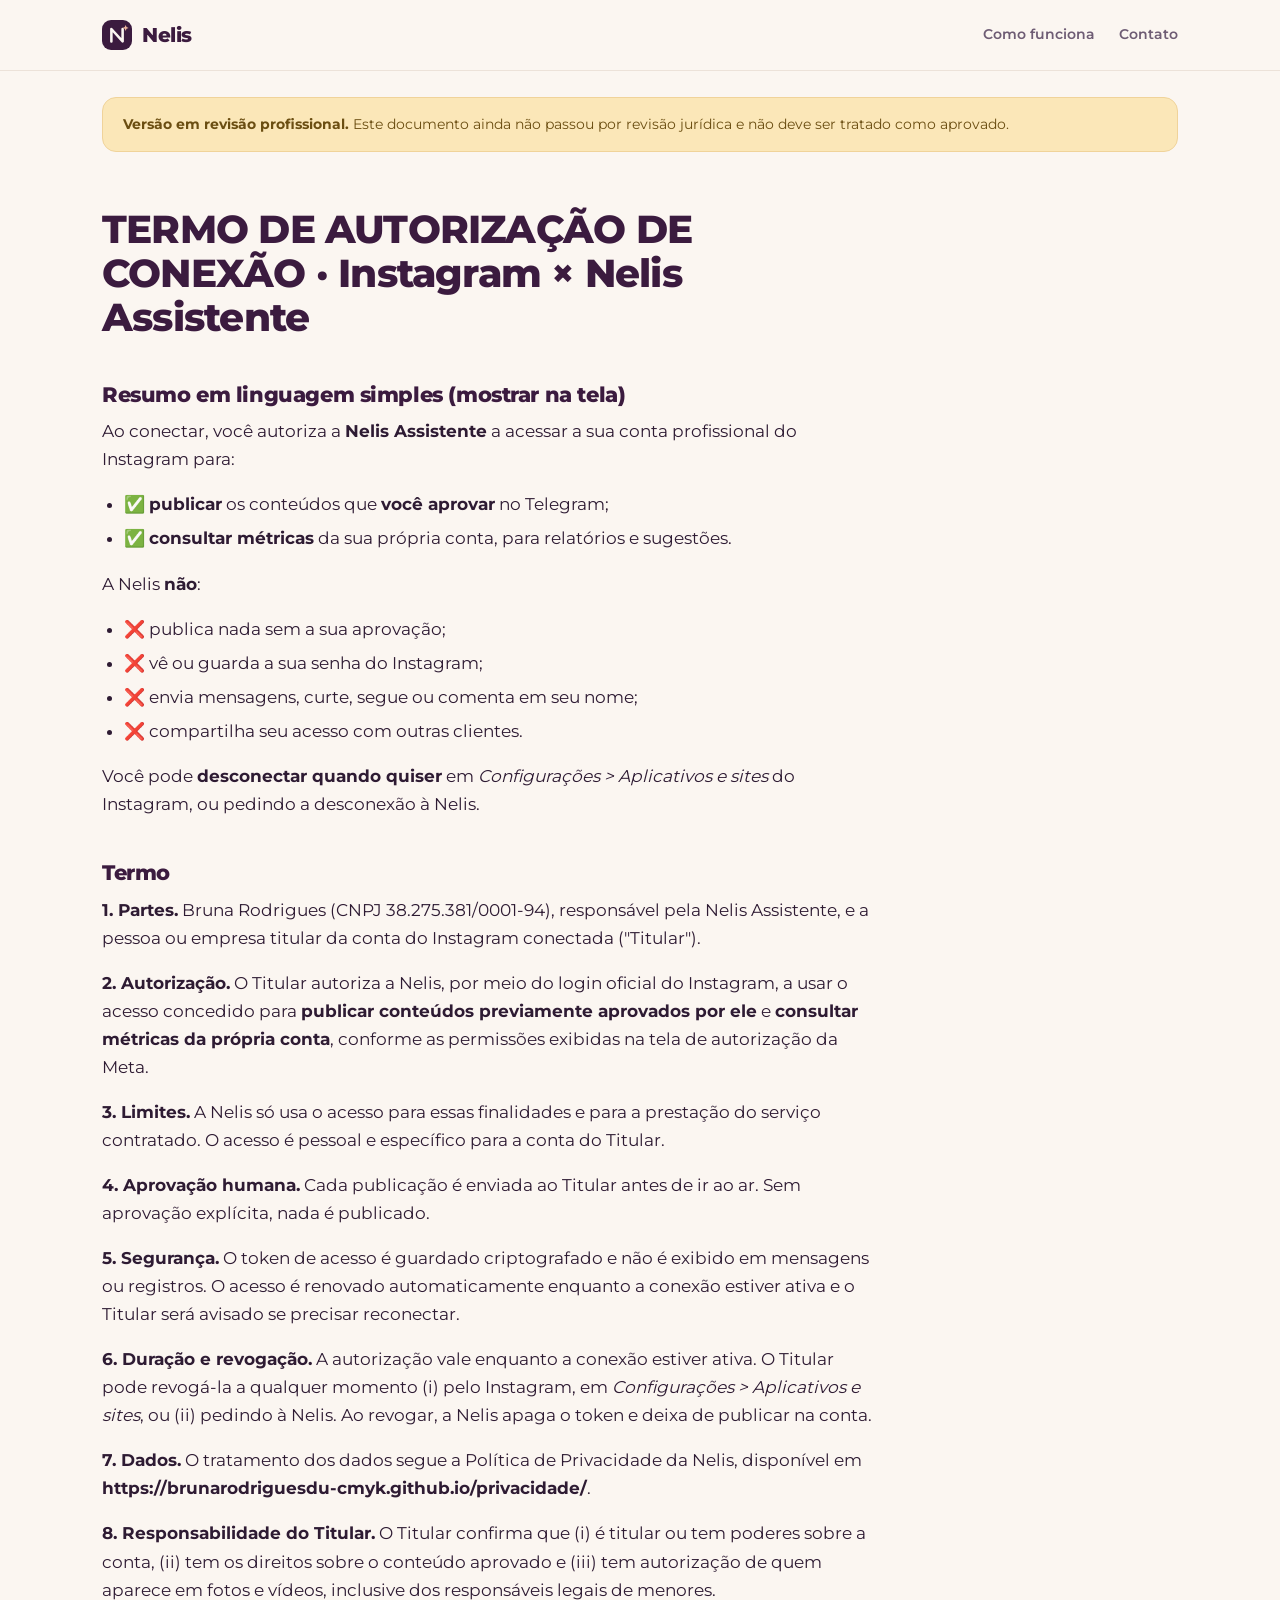
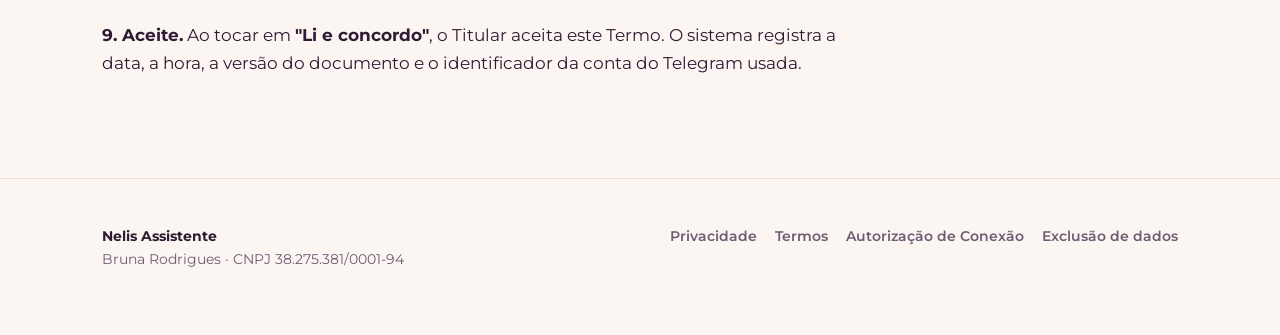
<file: conexao/index.html>
<!DOCTYPE html>
<html lang="pt-BR">
<head>
<meta charset="utf-8">
<meta name="viewport" content="width=device-width, initial-scale=1">
<title>Autorização de Conexão — Nelis</title>
<meta name="robots" content="noindex,nofollow">
<link rel="icon" href="../favicon.svg" type="image/svg+xml">
<meta name="theme-color" content="#3B1B3F">
<link rel="stylesheet" href="../styles.css">
</head>
<body>

<header class="site-header">
  <div class="wrap">
    <a class="brand" href="../">
      <svg viewBox="0 0 40 40" aria-hidden="true">
        <rect width="40" height="40" rx="12" fill="#3B1B3F"/>
        <path d="M12.5 28.5V12l15 16.5V12" fill="none" stroke="#FBF6F1" stroke-width="3.4" stroke-linecap="round" stroke-linejoin="round"/>
        <path d="M31.5 6.5l1.15 2.85L35.5 10.5l-2.85 1.15L31.5 14.5l-1.15-2.85L27.5 10.5l2.85-1.15z" fill="#F0B79E"/>
      </svg>
      Nelis
    </a>
    <nav class="nav">
      <a class="opt" href="../#como-funciona">Como funciona</a>
      <a href="../#contato">Contato</a>
    </nav>
  </div>
</header>

<main class="wrap">
  <div class="draft-banner" style="margin-top:26px">
    <strong>Versão em revisão profissional.</strong> Este documento ainda não passou por revisão
    jurídica e não deve ser tratado como aprovado.
  </div>
  <article class="legal narrow">
<h1>TERMO DE AUTORIZAÇÃO DE CONEXÃO · Instagram × Nelis Assistente</h1>
<h2>Resumo em linguagem simples (mostrar na tela)</h2>
<p>Ao conectar, você autoriza a <strong>Nelis Assistente</strong> a acessar a sua conta profissional do Instagram para:</p>
<ul><li>✅ <strong>publicar</strong> os conteúdos que <strong>você aprovar</strong> no Telegram;</li><li>✅ <strong>consultar métricas</strong> da sua própria conta, para relatórios e sugestões.</li></ul>
<p>A Nelis <strong>não</strong>:</p>
<ul><li>❌ publica nada sem a sua aprovação;</li><li>❌ vê ou guarda a sua senha do Instagram;</li><li>❌ envia mensagens, curte, segue ou comenta em seu nome;</li><li>❌ compartilha seu acesso com outras clientes.</li></ul>
<p>Você pode <strong>desconectar quando quiser</strong> em <em>Configurações &gt; Aplicativos e sites</em> do Instagram, ou pedindo a desconexão à Nelis.</p>
<h2>Termo</h2>
<p><strong>1. Partes.</strong> Bruna Rodrigues (CNPJ 38.275.381/0001-94), responsável pela Nelis Assistente, e a pessoa ou empresa titular da conta do Instagram conectada ("Titular").</p>
<p><strong>2. Autorização.</strong> O Titular autoriza a Nelis, por meio do login oficial do Instagram, a usar o acesso concedido para <strong>publicar conteúdos previamente aprovados por ele</strong> e <strong>consultar métricas da própria conta</strong>, conforme as permissões exibidas na tela de autorização da Meta.</p>
<p><strong>3. Limites.</strong> A Nelis só usa o acesso para essas finalidades e para a prestação do serviço contratado. O acesso é pessoal e específico para a conta do Titular.</p>
<p><strong>4. Aprovação humana.</strong> Cada publicação é enviada ao Titular antes de ir ao ar. Sem aprovação explícita, nada é publicado.</p>
<p><strong>5. Segurança.</strong> O token de acesso é guardado criptografado e não é exibido em mensagens ou registros. O acesso é renovado automaticamente enquanto a conexão estiver ativa e o Titular será avisado se precisar reconectar.</p>
<p><strong>6. Duração e revogação.</strong> A autorização vale enquanto a conexão estiver ativa. O Titular pode revogá-la a qualquer momento (i) pelo Instagram, em <em>Configurações &gt; Aplicativos e sites</em>, ou (ii) pedindo à Nelis. Ao revogar, a Nelis apaga o token e deixa de publicar na conta.</p>
<p><strong>7. Dados.</strong> O tratamento dos dados segue a Política de Privacidade da Nelis, disponível em <strong>https://brunarodriguesdu-cmyk.github.io/privacidade/</strong>.</p>
<p><strong>8. Responsabilidade do Titular.</strong> O Titular confirma que (i) é titular ou tem poderes sobre a conta, (ii) tem os direitos sobre o conteúdo aprovado e (iii) tem autorização de quem aparece em fotos e vídeos, inclusive dos responsáveis legais de menores.</p>
<p><strong>9. Aceite.</strong> Ao tocar em <strong>"Li e concordo"</strong>, o Titular aceita este Termo. O sistema registra a data, a hora, a versão do documento e o identificador da conta do Telegram usada.</p>
  </article>
</main>

<footer class="site-footer">
  <div class="wrap">
    <div><strong style="color:var(--ink)">Nelis Assistente</strong><br>Bruna Rodrigues · CNPJ 38.275.381/0001-94</div>
    <nav>
      <a href="../privacidade/">Privacidade</a>
      <a href="../termos/">Termos</a>
      <a href="../conexao/">Autorização de Conexão</a>
      <a href="../exclusao-de-dados/">Exclusão de dados</a>
    </nav>
  </div>
</footer>

</body>
</html>
</file>
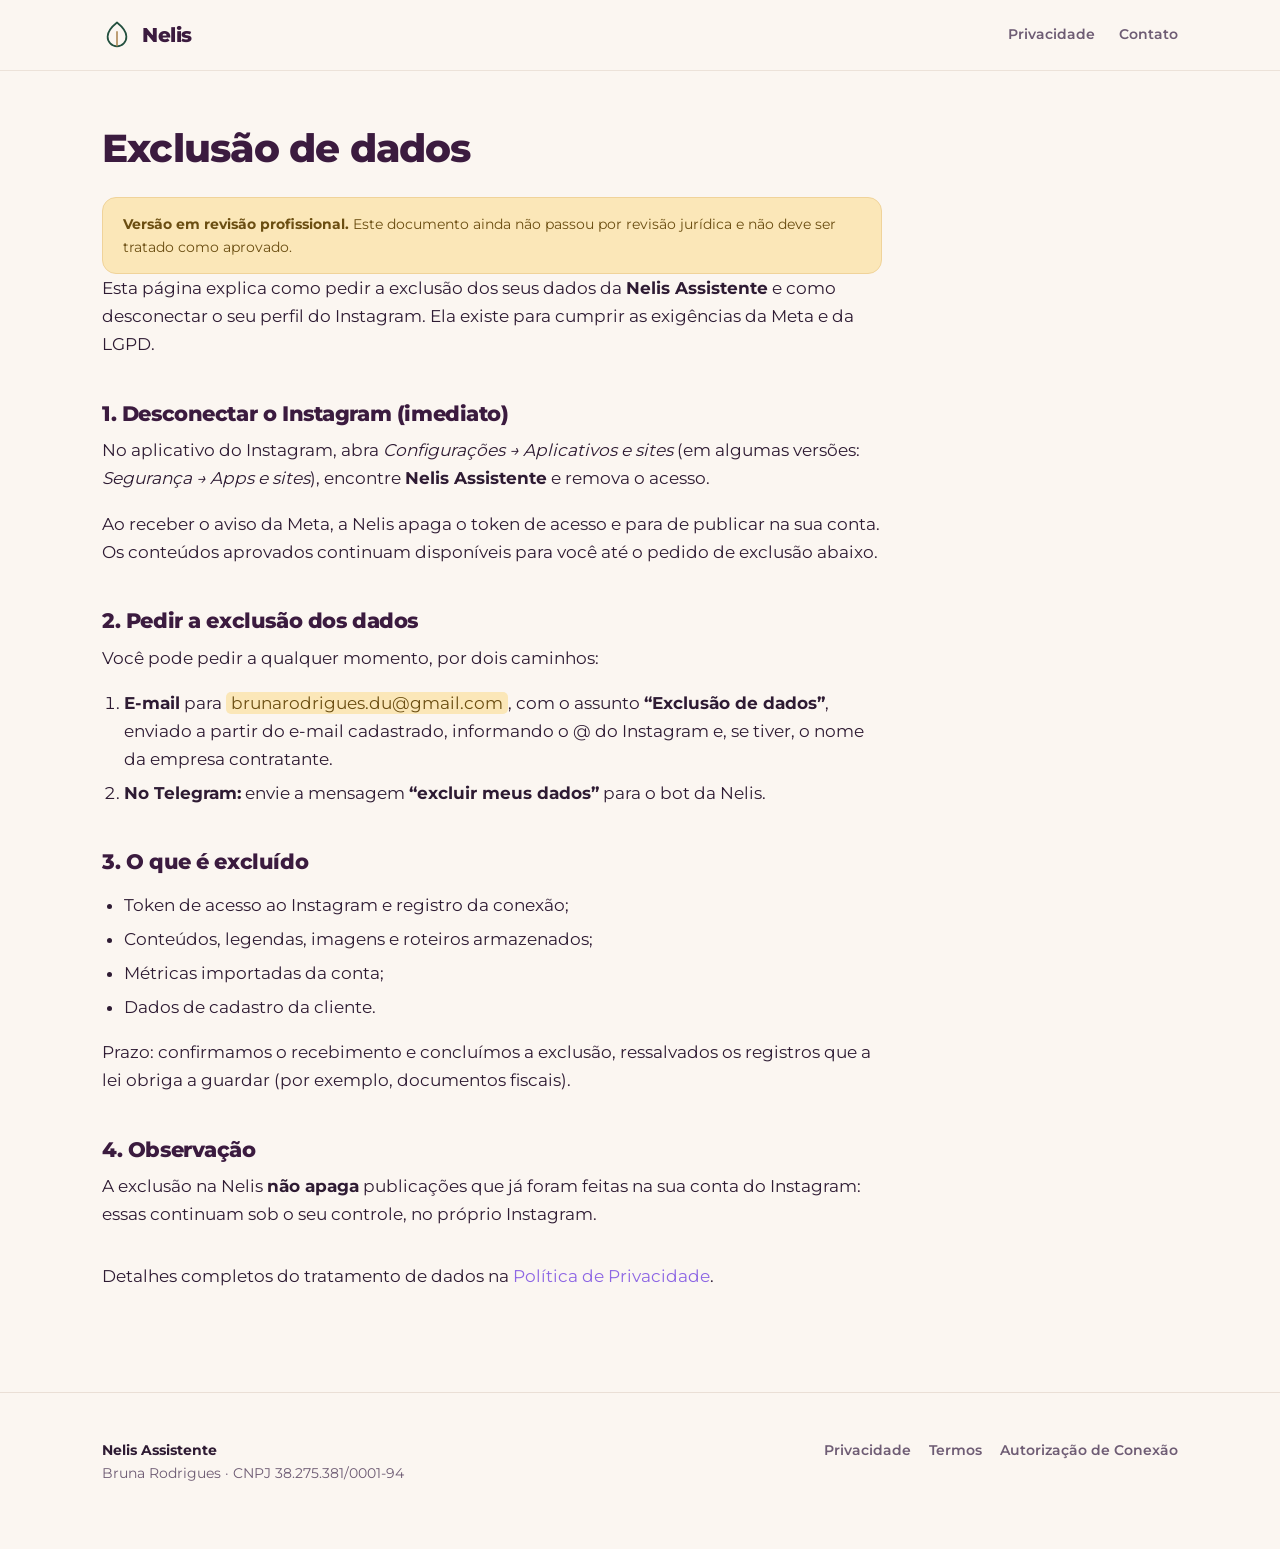
<file: exclusao-de-dados/index.html>
<!DOCTYPE html>
<html lang="pt-BR">
<head>
<meta charset="utf-8">
<meta name="viewport" content="width=device-width, initial-scale=1">
<title>Exclusão de dados — Nelis</title>
<meta name="robots" content="noindex,nofollow">
<link rel="icon" href="../favicon.svg" type="image/svg+xml">
<meta name="theme-color" content="#23503F">
<link rel="stylesheet" href="../styles.css">
</head>
<body>

<header class="site-header">
  <div class="wrap">
    <a class="brand" href="../">
      <svg viewBox="0 0 24 24" fill="none" aria-hidden="true">
        <path d="M12 2C7 6 4.5 9.6 4.5 13.2A7.5 7.5 0 0 0 12 21a7.5 7.5 0 0 0 7.5-7.8C19.5 9.6 17 6 12 2Z" stroke="#23503F" stroke-width="1.4"/>
        <path d="M12 21V9" stroke="#A9814A" stroke-width="1.2"/>
      </svg>
      Nelis
    </a>
    <nav class="nav">
      <a href="../privacidade/">Privacidade</a>
      <a href="../#contato">Contato</a>
    </nav>
  </div>
</header>

<main class="wrap">
  <article class="legal narrow">

    <h1>Exclusão de dados</h1>

    <div class="draft-banner" style="margin-top:26px">
      <strong>Versão em revisão profissional.</strong> Este documento ainda não passou por revisão
      jurídica e não deve ser tratado como aprovado.
    </div>

    <p>
      Esta página explica como pedir a exclusão dos seus dados da <strong>Nelis Assistente</strong>
      e como desconectar o seu perfil do Instagram. Ela existe para cumprir as exigências
      da Meta e da LGPD.
    </p>

    <h2>1. Desconectar o Instagram (imediato)</h2>
    <p>
      No aplicativo do Instagram, abra <em>Configurações → Aplicativos e sites</em>
      (em algumas versões: <em>Segurança → Apps e sites</em>), encontre
      <strong>Nelis Assistente</strong> e remova o acesso.
    </p>
    <p>
      Ao receber o aviso da Meta, a Nelis apaga o token de acesso e para de publicar
      na sua conta. Os conteúdos aprovados continuam disponíveis para você até o
      pedido de exclusão abaixo.
    </p>

    <h2>2. Pedir a exclusão dos dados</h2>
    <p>Você pode pedir a qualquer momento, por dois caminhos:</p>
    <ol>
      <li>
        <strong>E-mail</strong> para <mark>brunarodrigues.du@gmail.com</mark>, com o assunto
        <strong>“Exclusão de dados”</strong>, enviado a partir do e-mail cadastrado,
        informando o @ do Instagram e, se tiver, o nome da empresa contratante.
      </li>
      <li>
        <strong>No Telegram:</strong> envie a mensagem
        <strong>“excluir meus dados”</strong> para o bot da Nelis.
      </li>
    </ol>

    <h2>3. O que é excluído</h2>
    <ul>
      <li>Token de acesso ao Instagram e registro da conexão;</li>
      <li>Conteúdos, legendas, imagens e roteiros armazenados;</li>
      <li>Métricas importadas da conta;</li>
      <li>Dados de cadastro da cliente.</li>
    </ul>
    <p>
      Prazo: confirmamos o recebimento e concluímos a exclusão, ressalvados os
      registros que a lei obriga a guardar (por exemplo, documentos fiscais).
    </p>

    <h2>4. Observação</h2>
    <p>
      A exclusão na Nelis <strong>não apaga</strong> publicações que já foram feitas na
      sua conta do Instagram: essas continuam sob o seu controle, no próprio Instagram.
    </p>

    <p style="margin-top:2em">
      Detalhes completos do tratamento de dados na
      <a href="../privacidade/">Política de Privacidade</a>.
    </p>

  </article>
</main>

<footer class="site-footer">
  <div class="wrap">
    <div><strong style="color:var(--ink)">Nelis Assistente</strong><br>Bruna Rodrigues · CNPJ 38.275.381/0001-94</div>
    <nav>
      <a href="../privacidade/">Privacidade</a>
      <a href="../termos/">Termos</a>
      <a href="../conexao/">Autorização de Conexão</a>
    </nav>
  </div>
</footer>

</body>
</html>
</file>
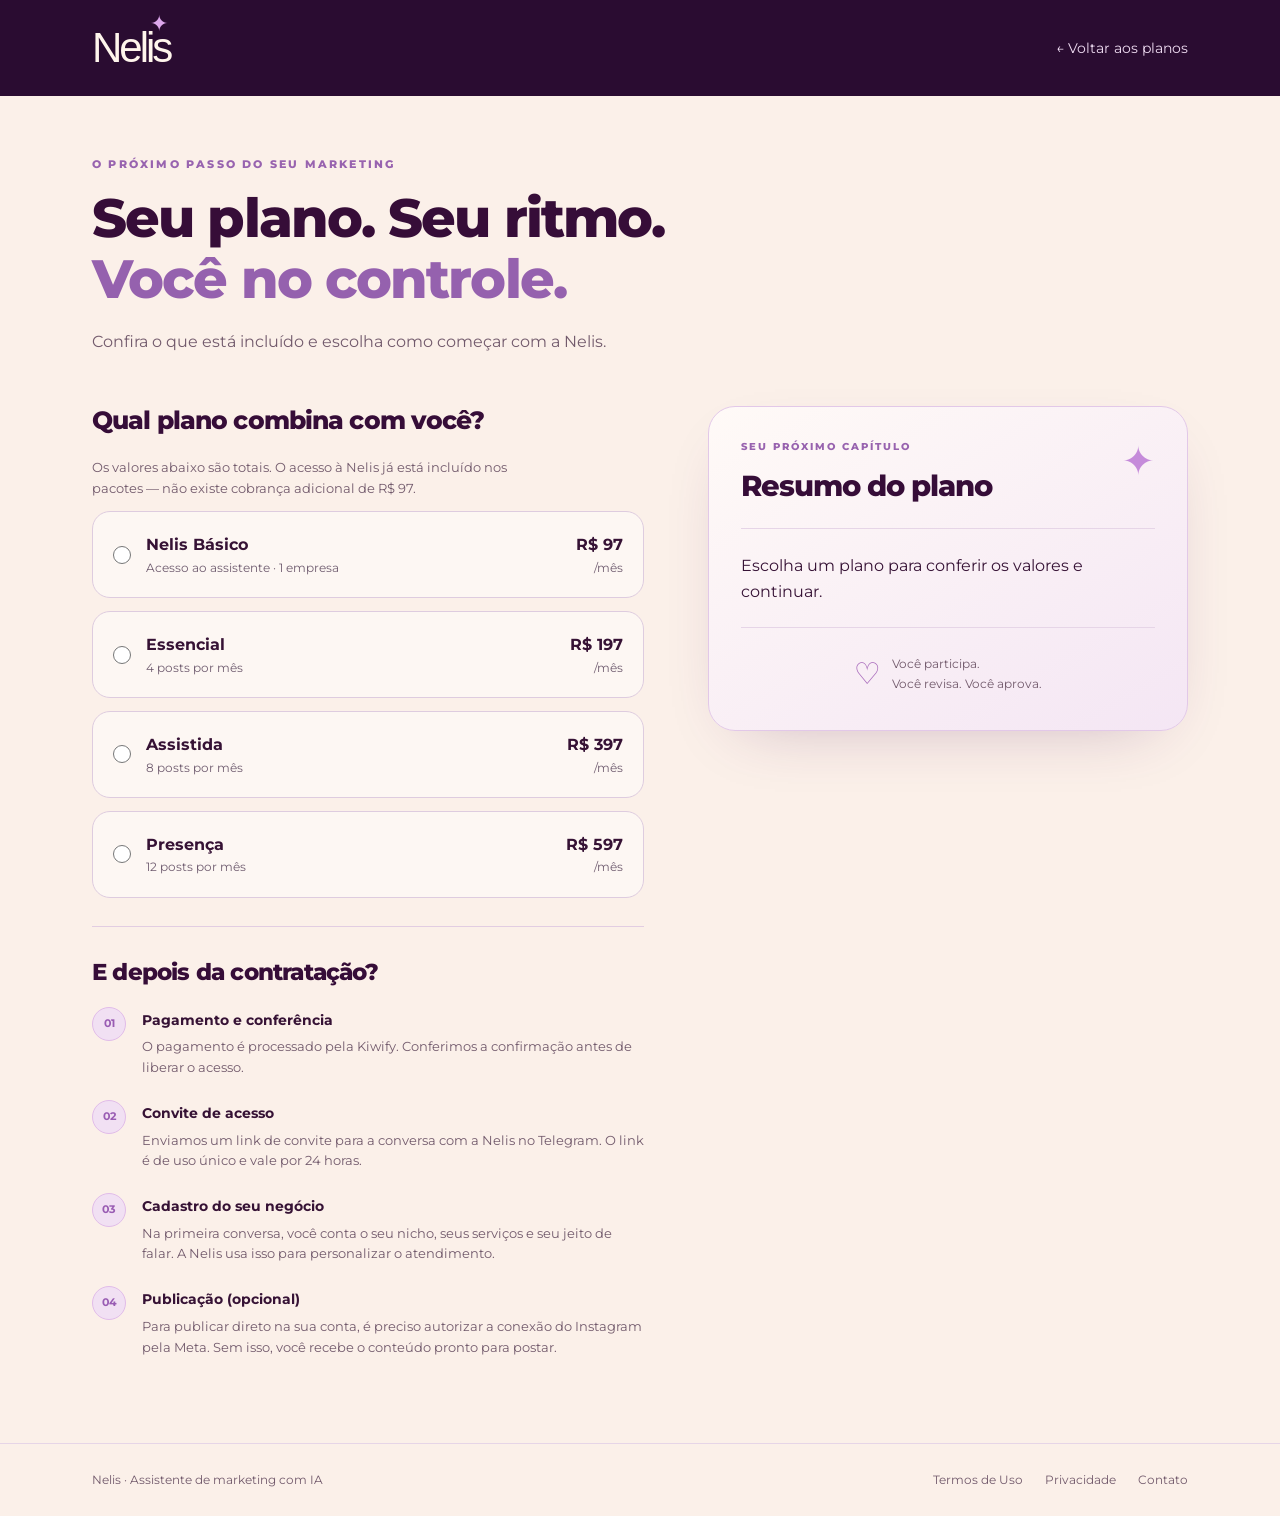
<file: pagamento/index.html>
<!DOCTYPE html>
<html lang="pt-BR">
<head>
  <meta charset="utf-8">
  <meta name="viewport" content="width=device-width, initial-scale=1">
  <meta name="robots" content="noindex,nofollow">
  <meta name="theme-color" content="#2a0c31">
  <title>Seu plano — Nelis</title>
  <link rel="icon" href="../favicon.svg" type="image/svg+xml">
  <link rel="stylesheet" href="../styles.css">
  <link rel="stylesheet" href="checkout.css">
  <script src="config.js" defer></script>
  <script src="checkout.js" defer></script>
</head>
<body class="checkout-page">
  <a class="skip" href="#conteudo">Pular para o conteúdo</a>
  <header class="checkout-header"><div class="checkout-wrap">
    <a class="checkout-brand" href="../" aria-label="Nelis — início">Nelis<span aria-hidden="true">✦</span></a>
    <a class="back-link" href="../#planos">← Voltar aos planos</a>
  </div></header>
  <main id="conteudo" class="checkout-wrap">
    <div class="page-intro">
      <p class="eyebrow">O próximo passo do seu marketing</p>
      <h1>Seu plano. Seu ritmo.<br><span>Você no controle.</span></h1>
      <p>Confira o que está incluído e escolha como começar com a Nelis.</p>
    </div>
    <div class="checkout-grid">
      <section class="selection" aria-labelledby="choose-title">
        <h2 id="choose-title">Qual plano combina com você?</h2>
        <p class="included-note">Os valores abaixo são totais. O acesso à Nelis já está incluído nos pacotes — não existe cobrança adicional de R$ 97.</p>
        <fieldset class="plan-options">
          <legend class="sr-only">Escolha um plano mensal</legend>
          <label class="plan-option"><input type="radio" name="plano" value="assinatura"><span><strong>Nelis Básico</strong><small>Acesso ao assistente · 1 empresa</small></span><span class="option-price">R$ 97<small>/mês</small></span></label>
          <label class="plan-option"><input type="radio" name="plano" value="essencial"><span><strong>Essencial</strong><small>4 posts por mês</small></span><span class="option-price">R$ 197<small>/mês</small></span></label>
          <label class="plan-option"><input type="radio" name="plano" value="assistida"><span><strong>Assistida</strong><small>8 posts por mês</small></span><span class="option-price">R$ 397<small>/mês</small></span></label>
          <label class="plan-option"><input type="radio" name="plano" value="presenca"><span><strong>Presença</strong><small>12 posts por mês</small></span><span class="option-price">R$ 597<small>/mês</small></span></label>
        </fieldset>
        <div class="included" id="included" hidden>
          <p class="eyebrow">Incluído no seu plano</p>
          <h3 id="included-title"></h3>
          <ul id="features"></ul>
          <p class="included-note">O valor é total: o acesso à Nelis já está incluído no pacote, sem cobrança adicional de R$ 97. Cada post reúne arte, legenda e sua aprovação.</p>
        </div>
        <div class="onboarding">
          <h2>E depois da contratação?</h2>
          <ol>
            <li><span>01</span><div><strong>Pagamento e conferência</strong><p>O pagamento é processado pela Kiwify. Conferimos a confirmação antes de liberar o acesso.</p></div></li>
            <li><span>02</span><div><strong>Convite de acesso</strong><p>Enviamos um link de convite para a conversa com a Nelis no Telegram. O link é de uso único e vale por 24 horas.</p></div></li>
            <li><span>03</span><div><strong>Cadastro do seu negócio</strong><p>Na primeira conversa, você conta o seu nicho, seus serviços e seu jeito de falar. A Nelis usa isso para personalizar o atendimento.</p></div></li>
            <li><span>04</span><div><strong>Publicação (opcional)</strong><p>Para publicar direto na sua conta, é preciso autorizar a conexão do Instagram pela Meta. Sem isso, você recebe o conteúdo pronto para postar.</p></div></li>
          </ol>
        </div>
      </section>
      <aside class="order-card" aria-labelledby="summary-title">
        <div class="order-heading"><span class="star" aria-hidden="true">✦</span><p class="eyebrow">Seu próximo capítulo</p><h2 id="summary-title">Resumo do plano</h2></div>
        <div id="empty-state"><p>Escolha um plano para conferir os valores e continuar.</p></div>
        <div id="order-details" hidden>
          <div class="summary-line"><span>Plano</span><strong id="plan-name"></strong></div>
          <div class="summary-line"><span>Produção mensal</span><strong id="post-count"></strong></div>
          <div class="monthly"><span>Valor mensal</span><p><strong id="price"></strong><span>/mês</span></p></div>
          <p class="commitment">Mensal, <strong>sem fidelidade</strong>: cancelar é livre.<br>Valor da mensalidade: <strong id="minimum-total"></strong>.<br><small>Preço de lançamento até 31/12/2026.</small></p>
          <div class="payment-status" role="status" aria-live="polite"><strong id="payment-title"></strong><p id="payment-description"></p></div>
          <a id="payment-link" class="payment-button" hidden>Continuar para o pagamento <span aria-hidden="true">→</span></a>
          <a id="contact-link" class="contact-button" href="https://wa.me/5522996119580">Combinar contratação pelo WhatsApp <span aria-hidden="true">↗</span></a>
          <p class="payment-note" id="payment-note">Nenhuma cobrança é feita nesta página.</p>
          <details class="conditions"><summary>Condições do pacote</summary><p>No cadastro inicial você conversa com a Nelis, que conhece o seu negócio e personaliza o atendimento. Cancelamento livre a qualquer momento, sem multa.</p><p>Reels, carrosséis e gestão da publicação são serviços sob orçamento.</p><p>Confira as condições de contratação e cancelamento antes de concluir o pagamento.</p></details>
        </div>
        <div class="reassurance"><span aria-hidden="true">♡</span><p>Você participa.<br>Você revisa. Você aprova.</p></div>
      </aside>
    </div>
    <noscript><div class="no-script">Ative o JavaScript para selecionar seu plano ou <a href="https://wa.me/5522996119580?text=Quero%20contratar%20um%20plano%20da%20Nelis">fale com a Nelis pelo WhatsApp</a>. Nenhuma cobrança foi feita.</div></noscript>
  </main>
  <footer class="checkout-footer"><div class="checkout-wrap"><p>Nelis · Assistente de marketing com IA</p><nav aria-label="Informações legais"><a href="../termos/">Termos de Uso</a><a href="../privacidade/">Privacidade</a><a href="../#contato">Contato</a></nav></div></footer>
</body>
</html>
</file>
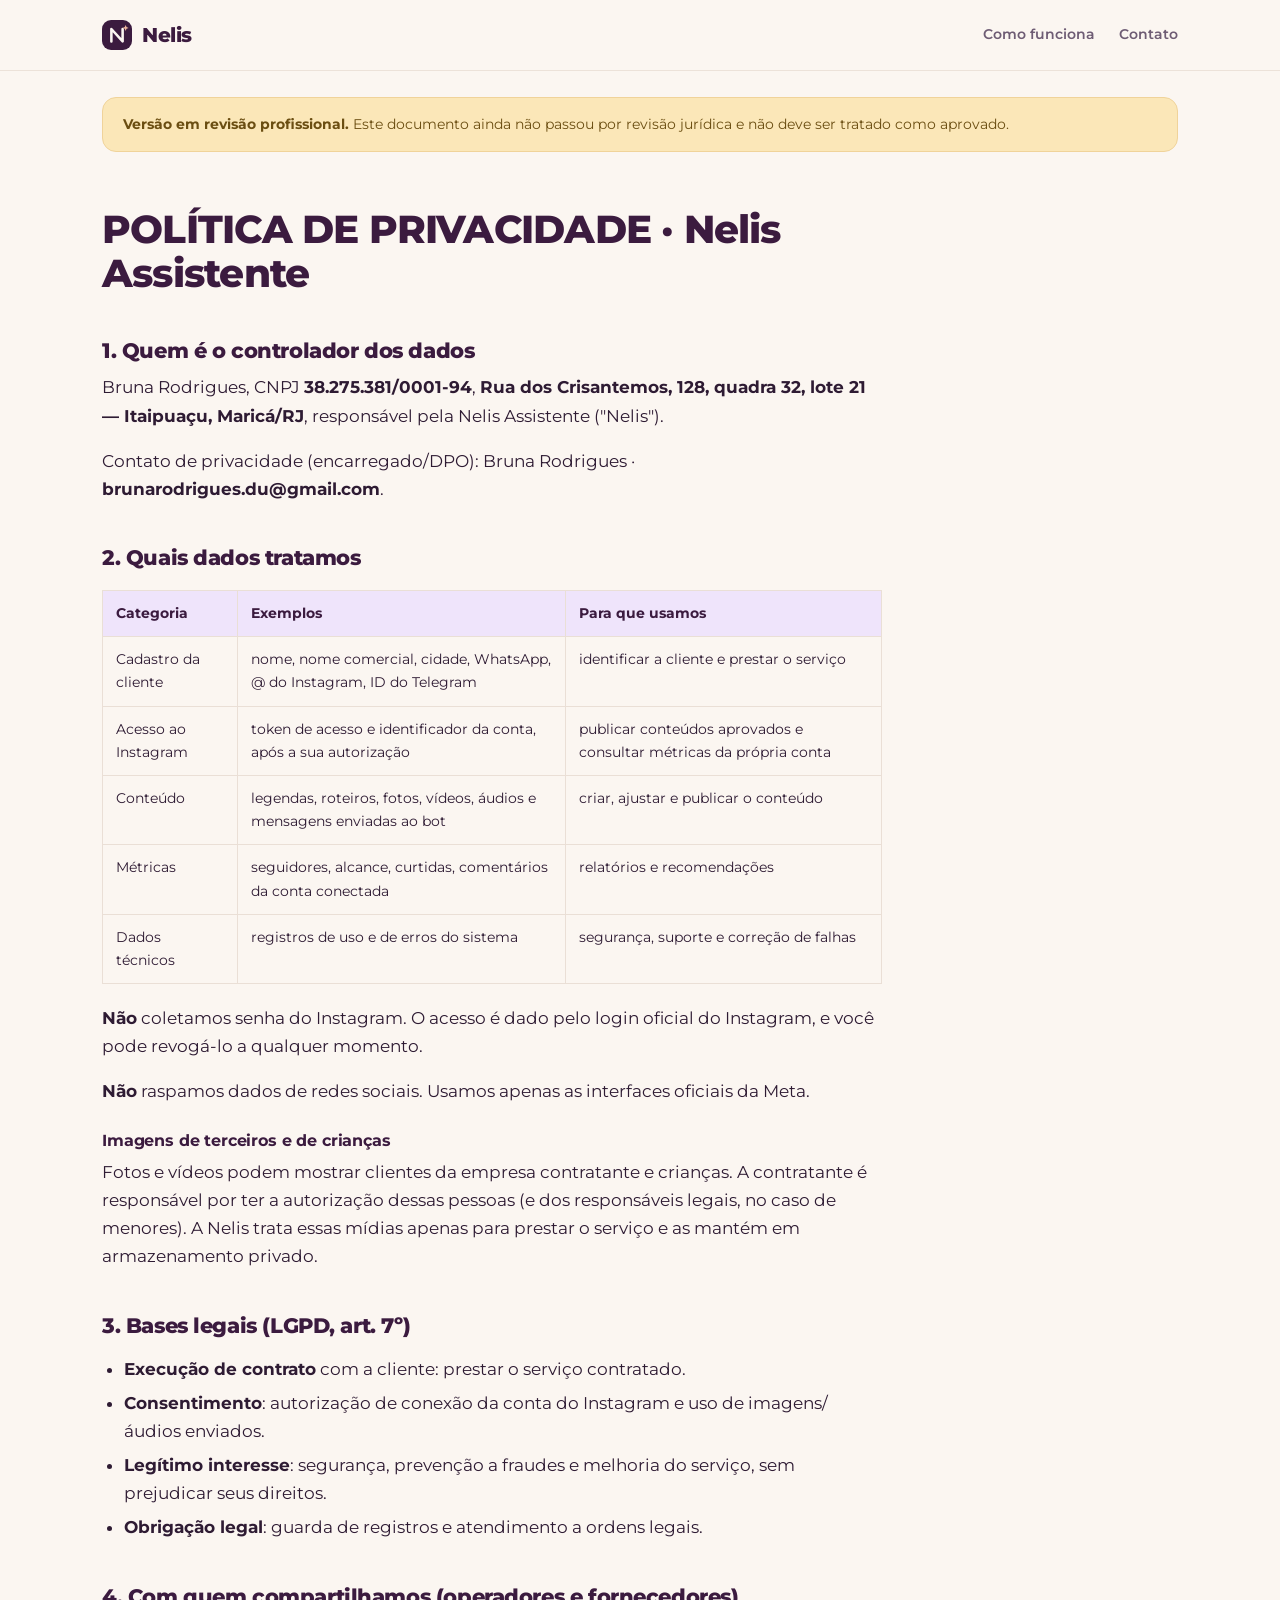
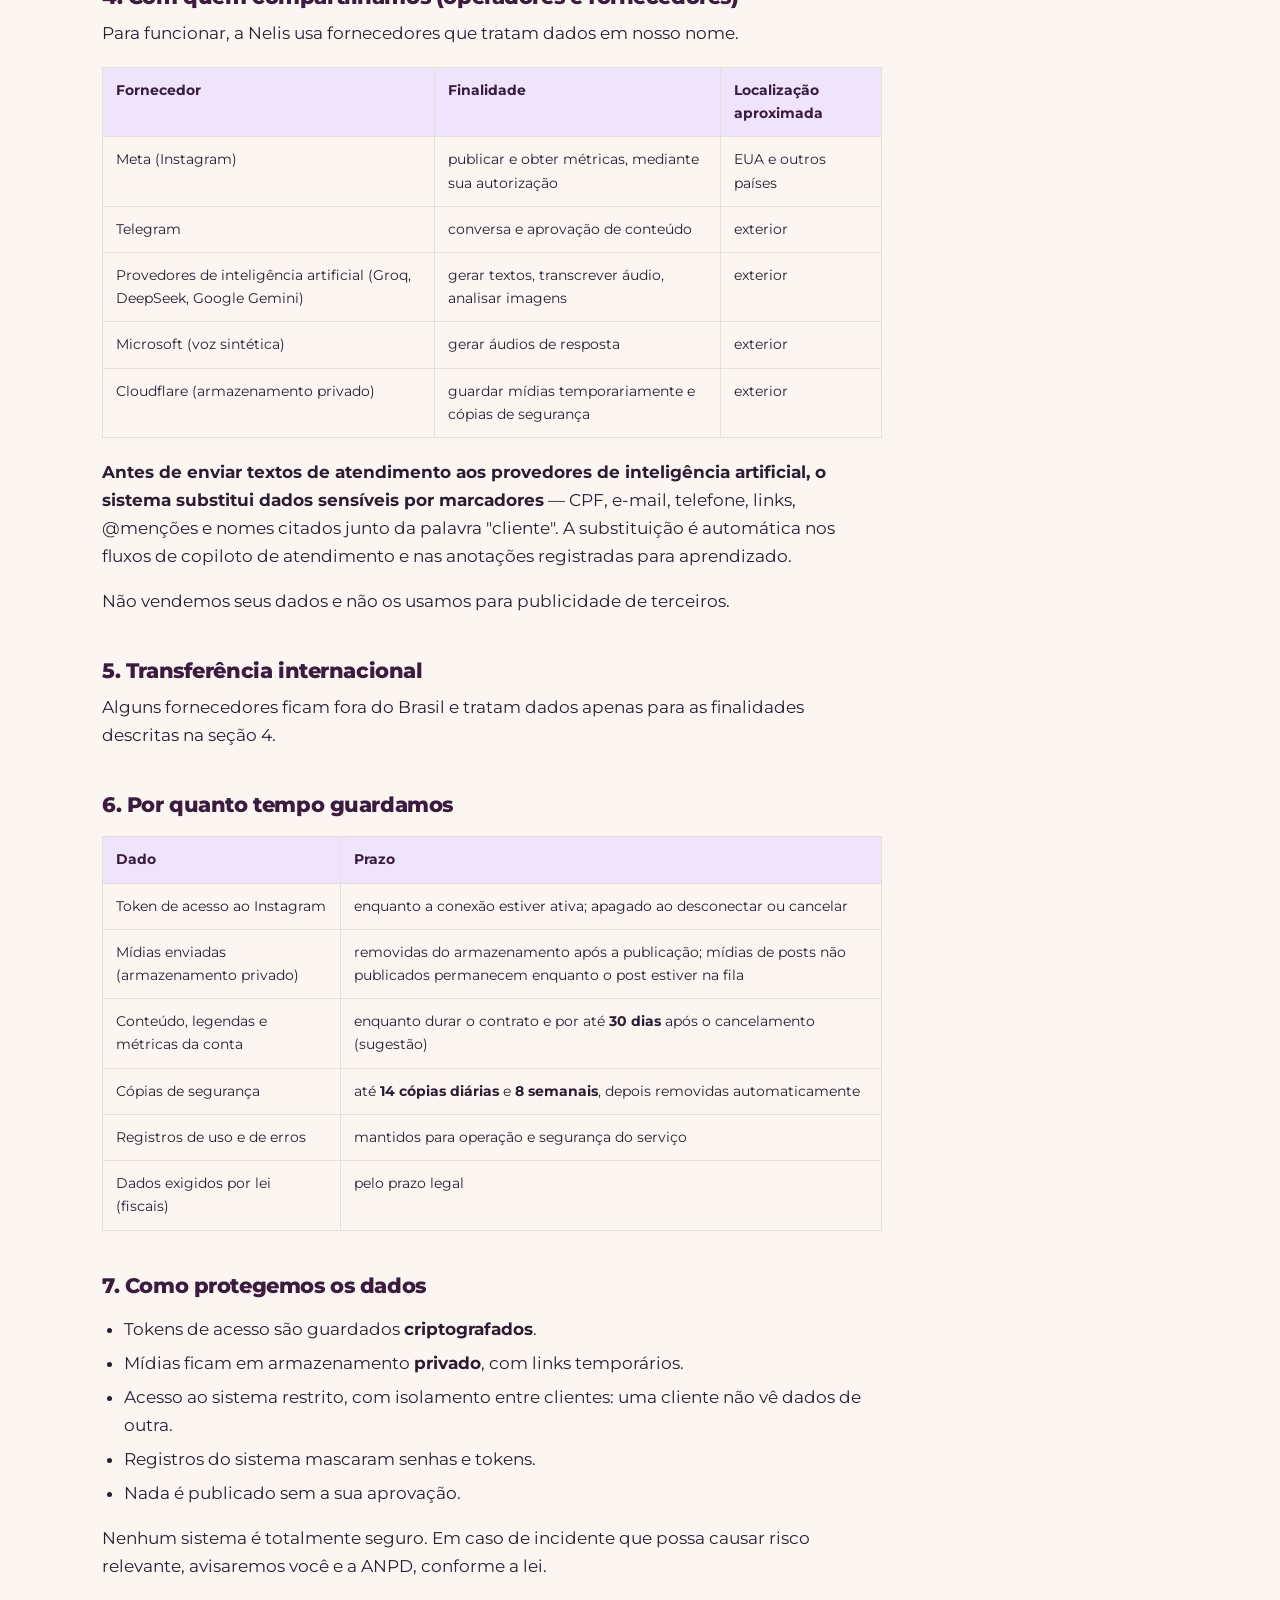
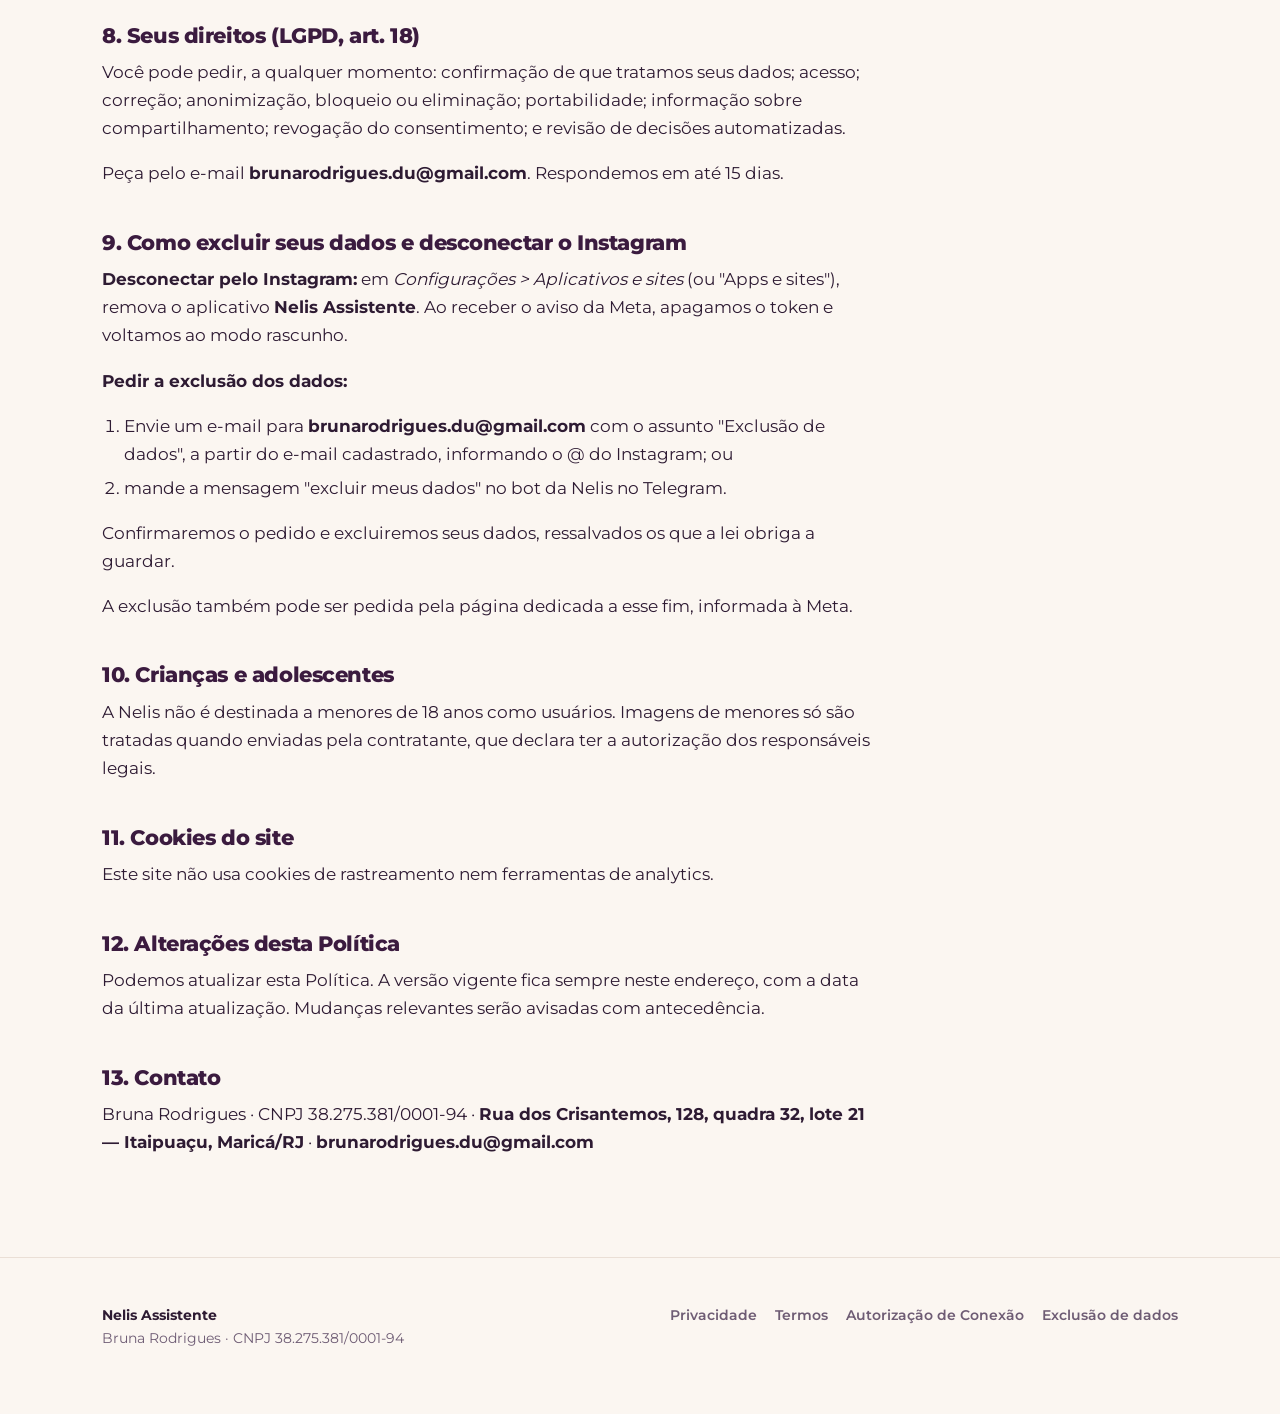
<file: privacidade/index.html>
<!DOCTYPE html>
<html lang="pt-BR">
<head>
<meta charset="utf-8">
<meta name="viewport" content="width=device-width, initial-scale=1">
<title>Política de Privacidade — Nelis</title>
<meta name="robots" content="noindex,nofollow">
<link rel="icon" href="../favicon.svg" type="image/svg+xml">
<meta name="theme-color" content="#3B1B3F">
<link rel="stylesheet" href="../styles.css">
</head>
<body>

<header class="site-header">
  <div class="wrap">
    <a class="brand" href="../">
      <svg viewBox="0 0 40 40" aria-hidden="true">
        <rect width="40" height="40" rx="12" fill="#3B1B3F"/>
        <path d="M12.5 28.5V12l15 16.5V12" fill="none" stroke="#FBF6F1" stroke-width="3.4" stroke-linecap="round" stroke-linejoin="round"/>
        <path d="M31.5 6.5l1.15 2.85L35.5 10.5l-2.85 1.15L31.5 14.5l-1.15-2.85L27.5 10.5l2.85-1.15z" fill="#F0B79E"/>
      </svg>
      Nelis
    </a>
    <nav class="nav">
      <a class="opt" href="../#como-funciona">Como funciona</a>
      <a href="../#contato">Contato</a>
    </nav>
  </div>
</header>

<main class="wrap">
  <div class="draft-banner" style="margin-top:26px">
    <strong>Versão em revisão profissional.</strong> Este documento ainda não passou por revisão
    jurídica e não deve ser tratado como aprovado.
  </div>
  <article class="legal narrow">
<h1>POLÍTICA DE PRIVACIDADE · Nelis Assistente</h1>
<h2>1. Quem é o controlador dos dados</h2>
<p>Bruna Rodrigues, CNPJ <strong>38.275.381/0001-94</strong>, <strong>Rua dos Crisantemos, 128, quadra 32, lote 21 — Itaipuaçu, Maricá/RJ</strong>, responsável pela Nelis Assistente ("Nelis").</p>
<p>Contato de privacidade (encarregado/DPO): Bruna Rodrigues · <strong>brunarodrigues.du@gmail.com</strong>.</p>
<h2>2. Quais dados tratamos</h2>
<table><thead><tr><th>Categoria</th><th>Exemplos</th><th>Para que usamos</th></tr></thead><tbody><tr><td>Cadastro da cliente</td><td>nome, nome comercial, cidade, WhatsApp, @ do Instagram, ID do Telegram</td><td>identificar a cliente e prestar o serviço</td></tr><tr><td>Acesso ao Instagram</td><td>token de acesso e identificador da conta, após a sua autorização</td><td>publicar conteúdos aprovados e consultar métricas da própria conta</td></tr><tr><td>Conteúdo</td><td>legendas, roteiros, fotos, vídeos, áudios e mensagens enviadas ao bot</td><td>criar, ajustar e publicar o conteúdo</td></tr><tr><td>Métricas</td><td>seguidores, alcance, curtidas, comentários da conta conectada</td><td>relatórios e recomendações</td></tr><tr><td>Dados técnicos</td><td>registros de uso e de erros do sistema</td><td>segurança, suporte e correção de falhas</td></tr></tbody></table>
<p><strong>Não</strong> coletamos senha do Instagram. O acesso é dado pelo login oficial do Instagram, e você pode revogá-lo a qualquer momento.</p>
<p><strong>Não</strong> raspamos dados de redes sociais. Usamos apenas as interfaces oficiais da Meta.</p>
<h3>Imagens de terceiros e de crianças</h3>
<p>Fotos e vídeos podem mostrar clientes da empresa contratante e crianças. A contratante é responsável por ter a autorização dessas pessoas (e dos responsáveis legais, no caso de menores). A Nelis trata essas mídias apenas para prestar o serviço e as mantém em armazenamento privado.</p>
<h2>3. Bases legais (LGPD, art. 7º)</h2>
<ul><li><strong>Execução de contrato</strong> com a cliente: prestar o serviço contratado.</li><li><strong>Consentimento</strong>: autorização de conexão da conta do Instagram e uso de imagens/áudios enviados.</li><li><strong>Legítimo interesse</strong>: segurança, prevenção a fraudes e melhoria do serviço, sem prejudicar seus direitos.</li><li><strong>Obrigação legal</strong>: guarda de registros e atendimento a ordens legais.</li></ul>
<h2>4. Com quem compartilhamos (operadores e fornecedores)</h2>
<p>Para funcionar, a Nelis usa fornecedores que tratam dados em nosso nome.</p>
<table><thead><tr><th>Fornecedor</th><th>Finalidade</th><th>Localização aproximada</th></tr></thead><tbody><tr><td>Meta (Instagram)</td><td>publicar e obter métricas, mediante sua autorização</td><td>EUA e outros países</td></tr><tr><td>Telegram</td><td>conversa e aprovação de conteúdo</td><td>exterior</td></tr><tr><td>Provedores de inteligência artificial (Groq, DeepSeek, Google Gemini)</td><td>gerar textos, transcrever áudio, analisar imagens</td><td>exterior</td></tr><tr><td>Microsoft (voz sintética)</td><td>gerar áudios de resposta</td><td>exterior</td></tr><tr><td>Cloudflare (armazenamento privado)</td><td>guardar mídias temporariamente e cópias de segurança</td><td>exterior</td></tr></tbody></table>
<p><strong>Antes de enviar textos de atendimento aos provedores de inteligência artificial, o sistema substitui dados sensíveis por marcadores</strong> — CPF, e-mail, telefone, links, @menções e nomes citados junto da palavra "cliente". A substituição é automática nos fluxos de copiloto de atendimento e nas anotações registradas para aprendizado.</p>
<p>Não vendemos seus dados e não os usamos para publicidade de terceiros.</p>
<h2>5. Transferência internacional</h2>
<p>Alguns fornecedores ficam fora do Brasil e tratam dados apenas para as finalidades descritas na seção 4.</p>
<h2>6. Por quanto tempo guardamos</h2>
<table><thead><tr><th>Dado</th><th>Prazo</th></tr></thead><tbody><tr><td>Token de acesso ao Instagram</td><td>enquanto a conexão estiver ativa; apagado ao desconectar ou cancelar</td></tr><tr><td>Mídias enviadas (armazenamento privado)</td><td>removidas do armazenamento após a publicação; mídias de posts não publicados permanecem enquanto o post estiver na fila</td></tr><tr><td>Conteúdo, legendas e métricas da conta</td><td>enquanto durar o contrato e por até <strong>30 dias</strong> após o cancelamento (sugestão)</td></tr><tr><td>Cópias de segurança</td><td>até <strong>14 cópias diárias</strong> e <strong>8 semanais</strong>, depois removidas automaticamente</td></tr><tr><td>Registros de uso e de erros</td><td>mantidos para operação e segurança do serviço</td></tr><tr><td>Dados exigidos por lei (fiscais)</td><td>pelo prazo legal</td></tr></tbody></table>
<h2>7. Como protegemos os dados</h2>
<ul><li>Tokens de acesso são guardados <strong>criptografados</strong>.</li><li>Mídias ficam em armazenamento <strong>privado</strong>, com links temporários.</li><li>Acesso ao sistema restrito, com isolamento entre clientes: uma cliente não vê dados de outra.</li><li>Registros do sistema mascaram senhas e tokens.</li><li>Nada é publicado sem a sua aprovação.</li></ul>
<p>Nenhum sistema é totalmente seguro. Em caso de incidente que possa causar risco relevante, avisaremos você e a ANPD, conforme a lei.</p>
<h2>8. Seus direitos (LGPD, art. 18)</h2>
<p>Você pode pedir, a qualquer momento: confirmação de que tratamos seus dados; acesso; correção; anonimização, bloqueio ou eliminação; portabilidade; informação sobre compartilhamento; revogação do consentimento; e revisão de decisões automatizadas.</p>
<p>Peça pelo e-mail <strong>brunarodrigues.du@gmail.com</strong>. Respondemos em até 15 dias.</p>
<h2>9. Como excluir seus dados e desconectar o Instagram</h2>
<p><strong>Desconectar pelo Instagram:</strong> em <em>Configurações &gt; Aplicativos e sites</em> (ou "Apps e sites"), remova o aplicativo <strong>Nelis Assistente</strong>. Ao receber o aviso da Meta, apagamos o token e voltamos ao modo rascunho.</p>
<p><strong>Pedir a exclusão dos dados:</strong></p>
<ol><li>Envie um e-mail para <strong>brunarodrigues.du@gmail.com</strong> com o assunto "Exclusão de dados", a partir do e-mail cadastrado, informando o @ do Instagram; ou</li><li>mande a mensagem "excluir meus dados" no bot da Nelis no Telegram.</li></ol>
<p>Confirmaremos o pedido e excluiremos seus dados, ressalvados os que a lei obriga a guardar.</p>
<p>A exclusão também pode ser pedida pela página dedicada a esse fim, informada à Meta.</p>
<h2>10. Crianças e adolescentes</h2>
<p>A Nelis não é destinada a menores de 18 anos como usuários. Imagens de menores só são tratadas quando enviadas pela contratante, que declara ter a autorização dos responsáveis legais.</p>
<h2>11. Cookies do site</h2>
<p>Este site não usa cookies de rastreamento nem ferramentas de analytics.</p>
<h2>12. Alterações desta Política</h2>
<p>Podemos atualizar esta Política. A versão vigente fica sempre neste endereço, com a data da última atualização. Mudanças relevantes serão avisadas com antecedência.</p>
<h2>13. Contato</h2>
<p>Bruna Rodrigues · CNPJ 38.275.381/0001-94 · <strong>Rua dos Crisantemos, 128, quadra 32, lote 21 — Itaipuaçu, Maricá/RJ</strong> · <strong>brunarodrigues.du@gmail.com</strong></p>
  </article>
</main>

<footer class="site-footer">
  <div class="wrap">
    <div><strong style="color:var(--ink)">Nelis Assistente</strong><br>Bruna Rodrigues · CNPJ 38.275.381/0001-94</div>
    <nav>
      <a href="../privacidade/">Privacidade</a>
      <a href="../termos/">Termos</a>
      <a href="../conexao/">Autorização de Conexão</a>
      <a href="../exclusao-de-dados/">Exclusão de dados</a>
    </nav>
  </div>
</footer>

</body>
</html>
</file>
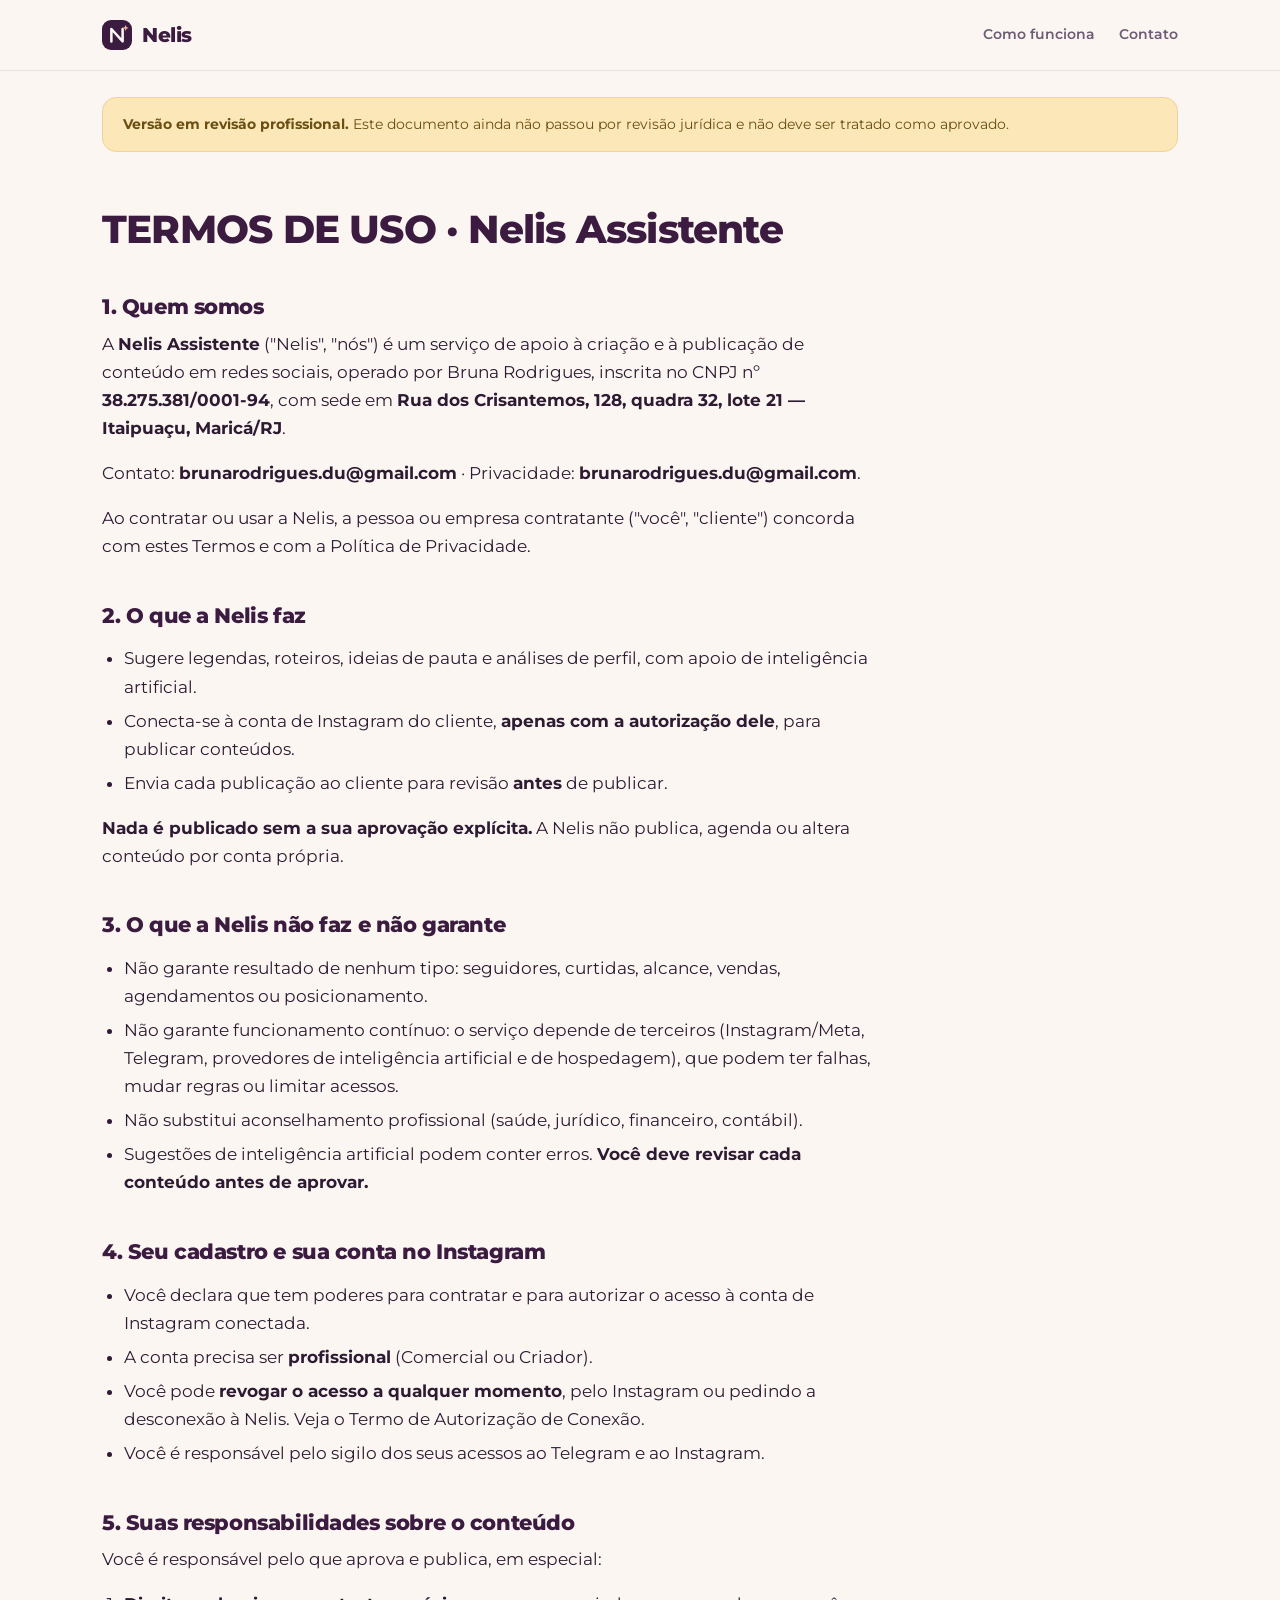
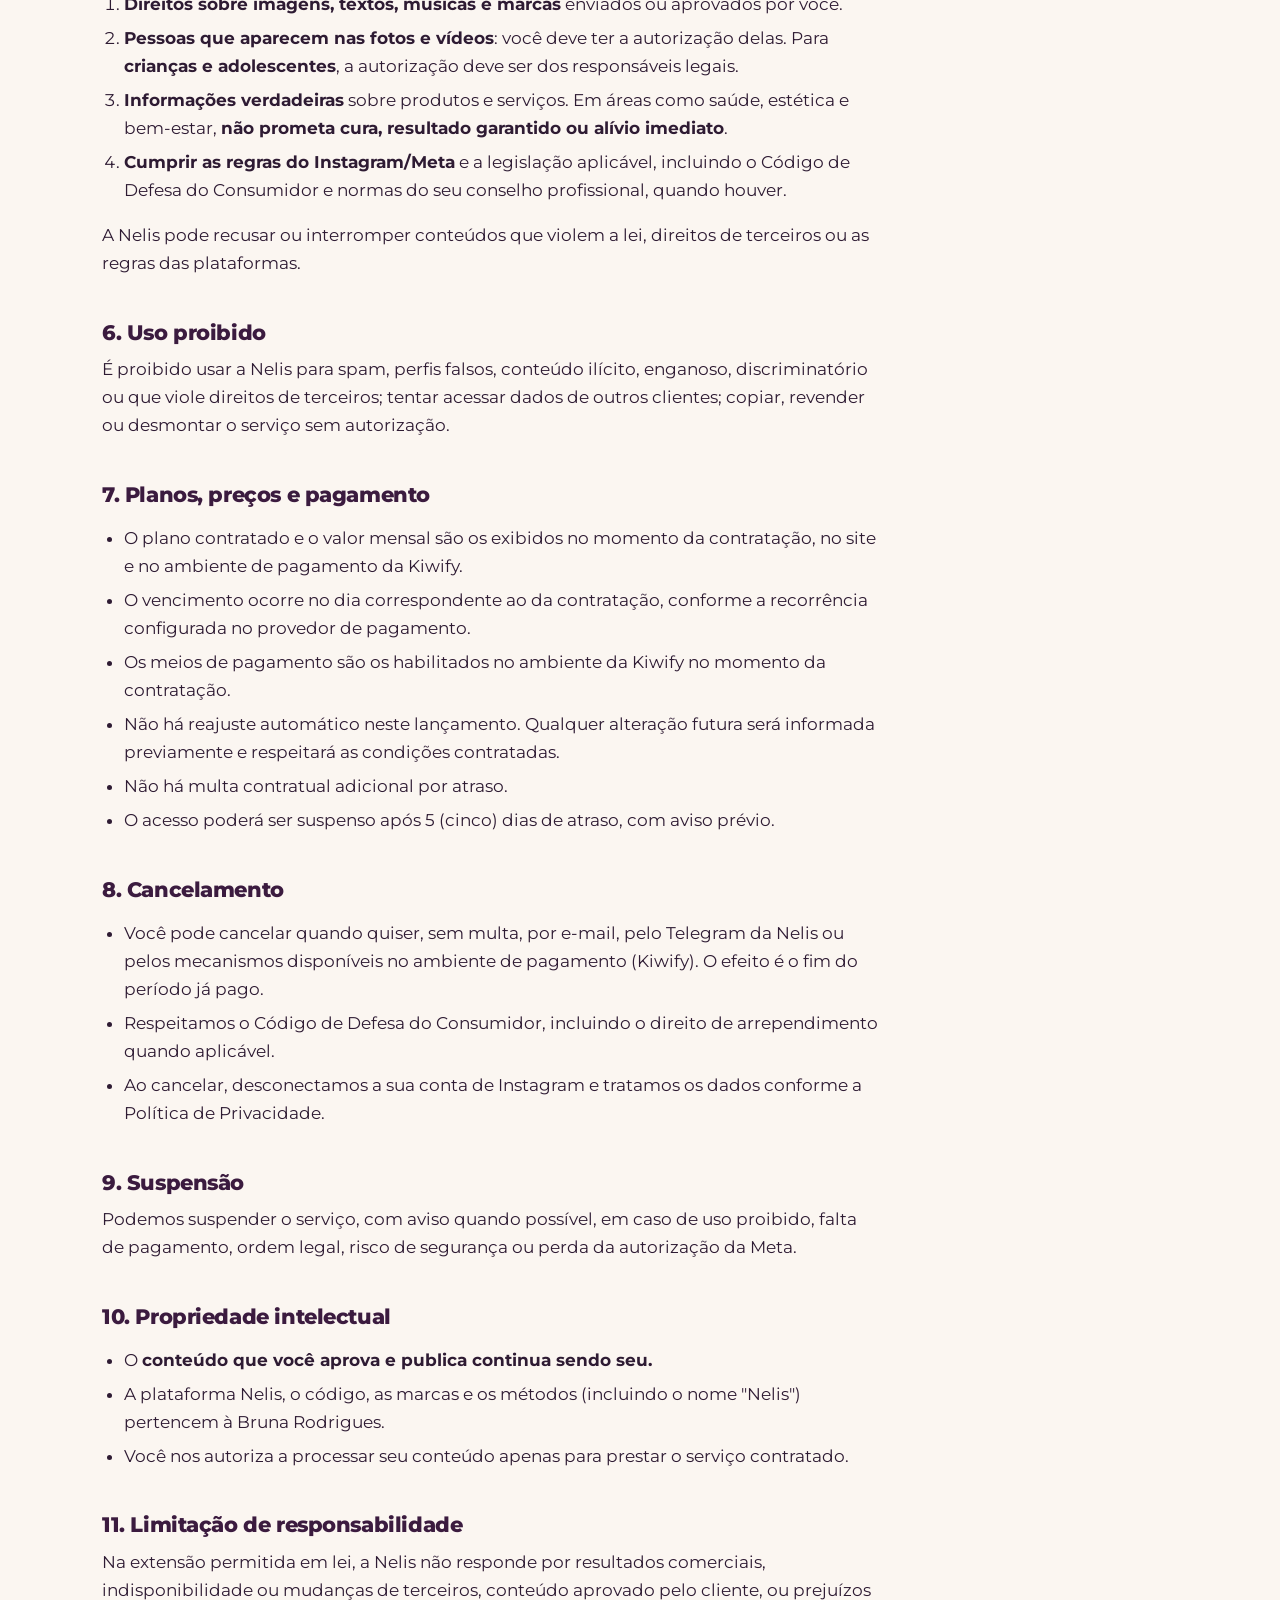
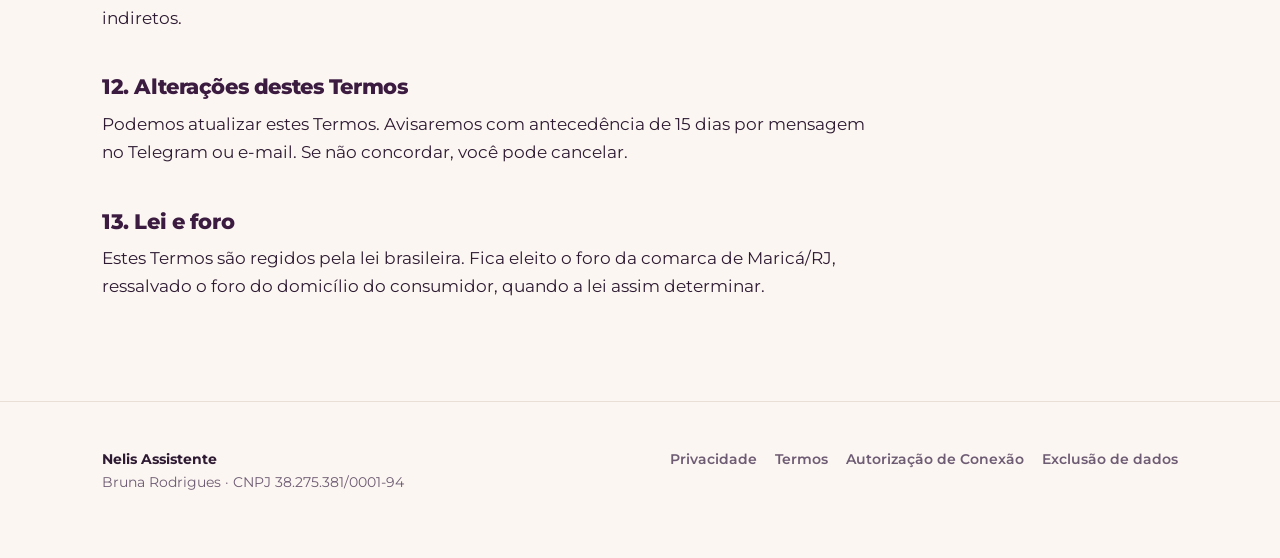
<file: termos/index.html>
<!DOCTYPE html>
<html lang="pt-BR">
<head>
<meta charset="utf-8">
<meta name="viewport" content="width=device-width, initial-scale=1">
<title>Termos de Uso — Nelis</title>
<meta name="robots" content="noindex,nofollow">
<link rel="icon" href="../favicon.svg" type="image/svg+xml">
<meta name="theme-color" content="#3B1B3F">
<link rel="stylesheet" href="../styles.css">
</head>
<body>

<header class="site-header">
  <div class="wrap">
    <a class="brand" href="../">
      <svg viewBox="0 0 40 40" aria-hidden="true">
        <rect width="40" height="40" rx="12" fill="#3B1B3F"/>
        <path d="M12.5 28.5V12l15 16.5V12" fill="none" stroke="#FBF6F1" stroke-width="3.4" stroke-linecap="round" stroke-linejoin="round"/>
        <path d="M31.5 6.5l1.15 2.85L35.5 10.5l-2.85 1.15L31.5 14.5l-1.15-2.85L27.5 10.5l2.85-1.15z" fill="#F0B79E"/>
      </svg>
      Nelis
    </a>
    <nav class="nav">
      <a class="opt" href="../#como-funciona">Como funciona</a>
      <a href="../#contato">Contato</a>
    </nav>
  </div>
</header>

<main class="wrap">
  <div class="draft-banner" style="margin-top:26px">
    <strong>Versão em revisão profissional.</strong> Este documento ainda não passou por revisão
    jurídica e não deve ser tratado como aprovado.
  </div>
  <article class="legal narrow">
<h1>TERMOS DE USO · Nelis Assistente</h1>
<h2>1. Quem somos</h2>
<p>A <strong>Nelis Assistente</strong> ("Nelis", "nós") é um serviço de apoio à criação e à publicação de conteúdo em redes sociais, operado por Bruna Rodrigues, inscrita no CNPJ nº <strong>38.275.381/0001-94</strong>, com sede em <strong>Rua dos Crisantemos, 128, quadra 32, lote 21 — Itaipuaçu, Maricá/RJ</strong>.</p>
<p>Contato: <strong>brunarodrigues.du@gmail.com</strong> · Privacidade: <strong>brunarodrigues.du@gmail.com</strong>.</p>
<p>Ao contratar ou usar a Nelis, a pessoa ou empresa contratante ("você", "cliente") concorda com estes Termos e com a Política de Privacidade.</p>
<h2>2. O que a Nelis faz</h2>
<ul><li>Sugere legendas, roteiros, ideias de pauta e análises de perfil, com apoio de inteligência artificial.</li><li>Conecta-se à conta de Instagram do cliente, <strong>apenas com a autorização dele</strong>, para publicar conteúdos.</li><li>Envia cada publicação ao cliente para revisão <strong>antes</strong> de publicar.</li></ul>
<p><strong>Nada é publicado sem a sua aprovação explícita.</strong> A Nelis não publica, agenda ou altera conteúdo por conta própria.</p>
<h2>3. O que a Nelis não faz e não garante</h2>
<ul><li>Não garante resultado de nenhum tipo: seguidores, curtidas, alcance, vendas, agendamentos ou posicionamento.</li><li>Não garante funcionamento contínuo: o serviço depende de terceiros (Instagram/Meta, Telegram, provedores de inteligência artificial e de hospedagem), que podem ter falhas, mudar regras ou limitar acessos.</li><li>Não substitui aconselhamento profissional (saúde, jurídico, financeiro, contábil).</li><li>Sugestões de inteligência artificial podem conter erros. <strong>Você deve revisar cada conteúdo antes de aprovar.</strong></li></ul>
<h2>4. Seu cadastro e sua conta no Instagram</h2>
<ul><li>Você declara que tem poderes para contratar e para autorizar o acesso à conta de Instagram conectada.</li><li>A conta precisa ser <strong>profissional</strong> (Comercial ou Criador).</li><li>Você pode <strong>revogar o acesso a qualquer momento</strong>, pelo Instagram ou pedindo a desconexão à Nelis. Veja o Termo de Autorização de Conexão.</li><li>Você é responsável pelo sigilo dos seus acessos ao Telegram e ao Instagram.</li></ul>
<h2>5. Suas responsabilidades sobre o conteúdo</h2>
<p>Você é responsável pelo que aprova e publica, em especial:</p>
<ol><li><strong>Direitos sobre imagens, textos, músicas e marcas</strong> enviados ou aprovados por você.</li><li><strong>Pessoas que aparecem nas fotos e vídeos</strong>: você deve ter a autorização delas. Para <strong>crianças e adolescentes</strong>, a autorização deve ser dos responsáveis legais.</li><li><strong>Informações verdadeiras</strong> sobre produtos e serviços. Em áreas como saúde, estética e bem-estar, <strong>não prometa cura, resultado garantido ou alívio imediato</strong>.</li><li><strong>Cumprir as regras do Instagram/Meta</strong> e a legislação aplicável, incluindo o Código de Defesa do Consumidor e normas do seu conselho profissional, quando houver.</li></ol>
<p>A Nelis pode recusar ou interromper conteúdos que violem a lei, direitos de terceiros ou as regras das plataformas.</p>
<h2>6. Uso proibido</h2>
<p>É proibido usar a Nelis para spam, perfis falsos, conteúdo ilícito, enganoso, discriminatório ou que viole direitos de terceiros; tentar acessar dados de outros clientes; copiar, revender ou desmontar o serviço sem autorização.</p>
<h2>7. Planos, preços e pagamento</h2>
<ul><li>O plano contratado e o valor mensal são os exibidos no momento da contratação, no site e no ambiente de pagamento da Kiwify.</li><li>O vencimento ocorre no dia correspondente ao da contratação, conforme a recorrência configurada no provedor de pagamento.</li><li>Os meios de pagamento são os habilitados no ambiente da Kiwify no momento da contratação.</li><li>Não há reajuste automático neste lançamento. Qualquer alteração futura será informada previamente e respeitará as condições contratadas.</li><li>Não há multa contratual adicional por atraso.</li><li>O acesso poderá ser suspenso após 5 (cinco) dias de atraso, com aviso prévio.</li></ul>
<h2>8. Cancelamento</h2>
<ul><li>Você pode cancelar quando quiser, sem multa, por e-mail, pelo Telegram da Nelis ou pelos mecanismos disponíveis no ambiente de pagamento (Kiwify). O efeito é o fim do período já pago.</li><li>Respeitamos o Código de Defesa do Consumidor, incluindo o direito de arrependimento quando aplicável.</li><li>Ao cancelar, desconectamos a sua conta de Instagram e tratamos os dados conforme a Política de Privacidade.</li></ul>
<h2>9. Suspensão</h2>
<p>Podemos suspender o serviço, com aviso quando possível, em caso de uso proibido, falta de pagamento, ordem legal, risco de segurança ou perda da autorização da Meta.</p>
<h2>10. Propriedade intelectual</h2>
<ul><li>O <strong>conteúdo que você aprova e publica continua sendo seu.</strong></li><li>A plataforma Nelis, o código, as marcas e os métodos (incluindo o nome "Nelis") pertencem à Bruna Rodrigues.</li><li>Você nos autoriza a processar seu conteúdo apenas para prestar o serviço contratado.</li></ul>
<h2>11. Limitação de responsabilidade</h2>
<p>Na extensão permitida em lei, a Nelis não responde por resultados comerciais, indisponibilidade ou mudanças de terceiros, conteúdo aprovado pelo cliente, ou prejuízos indiretos.</p>
<h2>12. Alterações destes Termos</h2>
<p>Podemos atualizar estes Termos. Avisaremos com antecedência de 15 dias por mensagem no Telegram ou e-mail. Se não concordar, você pode cancelar.</p>
<h2>13. Lei e foro</h2>
<p>Estes Termos são regidos pela lei brasileira. Fica eleito o foro da comarca de Maricá/RJ, ressalvado o foro do domicílio do consumidor, quando a lei assim determinar.</p>
  </article>
</main>

<footer class="site-footer">
  <div class="wrap">
    <div><strong style="color:var(--ink)">Nelis Assistente</strong><br>Bruna Rodrigues · CNPJ 38.275.381/0001-94</div>
    <nav>
      <a href="../privacidade/">Privacidade</a>
      <a href="../termos/">Termos</a>
      <a href="../conexao/">Autorização de Conexão</a>
      <a href="../exclusao-de-dados/">Exclusão de dados</a>
    </nav>
  </div>
</footer>

</body>
</html>
</file>
<file: styles.css>
/* ==========================================================
   Nelis — identidade lilás / ameixa / creme
   Tipografia: Montserrat (variável, auto-hospedada)
   Sem dependências externas. Sem cookies. Sem analytics.
   ========================================================== */

@font-face{
  font-family:"Montserrat";
  src:url("fonts/Montserrat-Regular.ttf") format("truetype");
  font-weight:100 900;
  font-style:normal;
  font-display:swap;
}

:root{
  --cream:#FBF6F1;
  --cream-2:#FFFDFA;
  --plum:#3B1B3F;
  --plum-2:#4B1E4B;
  --plum-soft:#5E2A5E;
  --lilac:#A47BE8;
  --lilac-2:#8D66E4;
  --lilac-wash:#EFE4FB;
  --lilac-wash-2:#E2D0F8;
  --peach:#F0B79E;
  --peach-soft:#FBE7DC;
  --ink:#2E1B33;
  --muted:#6E5C74;
  --line:#EADFD6;
  --white:#FFFFFF;
  --radius:22px;
  --max:1120px;
  --shadow:0 18px 50px -24px rgba(59,27,63,.35);
}

*{box-sizing:border-box}
html{-webkit-text-size-adjust:100%;scroll-behavior:smooth}
body{
  margin:0;
  background:var(--cream);
  color:var(--ink);
  font-family:"Montserrat",system-ui,-apple-system,"Segoe UI",Roboto,Arial,sans-serif;
  font-size:17px;line-height:1.65;
  -webkit-font-smoothing:antialiased;
}

h1,h2,h3{font-weight:800;line-height:1.12;letter-spacing:-.02em;margin:0 0 .5em;color:var(--plum)}
h1{font-size:clamp(2.1rem,4.6vw,3.35rem)}
h2{font-size:clamp(1.55rem,3.1vw,2.25rem);line-height:1.15}
h3{font-size:1.06rem;font-weight:700;letter-spacing:-.01em}
p{margin:0 0 1em}
a{color:var(--lilac-2);text-decoration:none}
a:hover{color:var(--plum)}
small{font-size:.86rem;color:var(--muted)}
img{max-width:100%;display:block}

.wrap{max-width:var(--max);margin:0 auto;padding:0 22px}
.narrow{max-width:780px}

/* ---------- header ---------- */
.site-header{
  position:sticky;top:0;z-index:30;
  background:rgba(251,246,241,.86);
  backdrop-filter:saturate(140%) blur(10px);
  border-bottom:1px solid rgba(234,223,214,.9);
}
.site-header .wrap{display:flex;align-items:center;justify-content:space-between;gap:18px;height:70px}
.brand{display:flex;align-items:center;gap:10px;font-weight:800;font-size:1.24rem;color:var(--plum);letter-spacing:-.02em}
.brand:hover{color:var(--plum)}
.brand svg{width:30px;height:30px}
.nav{display:flex;gap:24px;align-items:center}
.nav a{font-size:.9rem;font-weight:600;color:var(--muted)}
.nav a:hover{color:var(--lilac-2)}
.nav .nav-cta{
  background:var(--plum);color:#fff;padding:9px 18px;border-radius:999px;
  font-weight:700;font-size:.86rem;
}
.nav .nav-cta:hover{background:var(--plum-soft);color:#fff}
@media(max-width:860px){.nav a.opt{display:none}}

/* ---------- hero ---------- */
.hero{position:relative;overflow:hidden;padding:clamp(34px,5vw,64px) 0 clamp(40px,6vw,80px)}
.hero::before{
  content:"";position:absolute;inset:-30% -20% auto 40%;height:120%;
  background:radial-gradient(closest-side,rgba(164,123,232,.28),transparent 70%);
  pointer-events:none;
}
.hero-grid{position:relative;display:grid;gap:clamp(28px,5vw,64px);
  grid-template-columns:minmax(0,1.02fr) minmax(0,.98fr);align-items:center}
@media(max-width:880px){.hero-grid{grid-template-columns:1fr}}

.badge{
  display:inline-flex;align-items:center;gap:8px;
  background:var(--lilac-wash);color:var(--plum-2);
  font-size:.78rem;font-weight:700;letter-spacing:.02em;
  padding:7px 14px;border-radius:999px;margin-bottom:22px;
}
.badge .dot{width:7px;height:7px;border-radius:50%;background:var(--lilac-2)}

.hero h1 span.accent{color:var(--lilac-2)}
.hero h1 span.hl{
  background:linear-gradient(180deg,transparent 62%,var(--lilac-wash-2) 62%);
  padding:0 4px;border-radius:4px;
}
.lead{font-size:clamp(1.02rem,1.7vw,1.16rem);color:var(--muted);max-width:46ch;font-weight:500}
.cta-row{display:flex;flex-wrap:wrap;gap:12px;margin-top:28px}
.btn{
  display:inline-flex;align-items:center;gap:9px;
  padding:14px 26px;border-radius:999px;font-size:.95rem;font-weight:700;
  border:2px solid transparent;transition:transform .16s,background .16s,color .16s;
}
.btn:active{transform:translateY(1px)}
.btn-primary{background:var(--plum);color:#fff}
.btn-primary:hover{background:var(--plum-soft);color:#fff}
.btn-lilac{background:var(--lilac-2);color:#fff}
.btn-lilac:hover{background:#7B54D8;color:#fff}
.btn-ghost{border-color:var(--lilac-wash-2);color:var(--plum);background:transparent}
.btn-ghost:hover{border-color:var(--lilac-2);color:var(--lilac-2)}
.hero-note{margin-top:16px;font-size:.85rem;color:var(--muted);display:flex;align-items:center;gap:8px}

/* mascote */
.mascot{position:relative;display:flex;justify-content:center}
.mascot-blob{
  position:relative;width:min(100%,420px);aspect-ratio:1;
  border-radius:50%;
  background:radial-gradient(120% 120% at 30% 20%,#E9DBF9 0%,#CBA9EE 45%,#B08CE6 100%);
  border:9px solid rgba(255,255,255,.6);
  box-shadow:0 30px 70px -32px rgba(59,27,63,.5);
  overflow:hidden;
}
.mascot-blob img{width:100%;height:100%;object-fit:cover;object-position:50% 42%}
.sparkle{width:1em;height:1em;flex:none}
.chip{
  position:absolute;background:#fff;border-radius:999px;
  padding:9px 15px;font-size:.8rem;font-weight:700;color:var(--plum);
  box-shadow:0 12px 30px -14px rgba(59,27,63,.5);
  display:flex;align-items:center;gap:7px;white-space:nowrap;
}
.chip-1{top:6%;left:-4%}
.chip-2{bottom:12%;right:2%}
.chip-ok{color:#1F7A56}
@media(max-width:480px){.chip-1{left:-2%}.chip-2{right:-1%}}

/* ---------- faixa de apoio ---------- */
.strip{border-top:1px solid var(--line);border-bottom:1px solid var(--line);background:var(--cream-2)}
.strip .wrap{display:flex;flex-wrap:wrap;gap:14px 34px;justify-content:center;padding:18px 22px}
.strip span{font-size:.82rem;font-weight:600;color:var(--muted);display:flex;align-items:center;gap:8px}

/* ---------- sections ---------- */
section{padding:clamp(52px,7vw,92px) 0}
.section-head{max-width:40ch;margin-bottom:40px}
.section-head p{color:var(--muted);margin:0}
.eyebrow{
  font-size:.76rem;font-weight:800;letter-spacing:.14em;text-transform:uppercase;
  color:var(--lilac-2);margin-bottom:14px;
}

/* ---------- passos ---------- */
.steps{display:grid;gap:20px;grid-template-columns:repeat(auto-fit,minmax(255px,1fr))}
.step{
  background:var(--white);border:1px solid var(--line);border-radius:var(--radius);
  padding:30px 26px;
}
.step .n{
  display:inline-flex;align-items:center;justify-content:center;
  width:44px;height:44px;border-radius:14px;background:var(--lilac-wash);
  color:var(--plum-2);font-weight:800;font-size:.95rem;margin-bottom:18px;
}
.step h3{margin-bottom:.35em}
.step p{margin:0;color:var(--muted);font-size:.94rem}

/* ---------- split (imagem + texto) ---------- */
.split{display:grid;gap:clamp(28px,5vw,60px);align-items:center;
  grid-template-columns:minmax(0,.9fr) minmax(0,1.1fr)}
@media(max-width:860px){.split{grid-template-columns:1fr}}
.split-media{
  border-radius:var(--radius);overflow:hidden;background:var(--lilac-wash);
  box-shadow:var(--shadow);max-height:620px;
}
.split-media img{width:100%;height:100%;object-fit:cover;object-position:50% 26%}
.checklist{list-style:none;padding:0;margin:22px 0 0}
.checklist li{
  position:relative;padding-left:34px;margin:.7em 0;color:var(--ink);font-size:.97rem;
}
.checklist li::before{
  content:"";position:absolute;left:0;top:.28em;width:20px;height:20px;border-radius:7px;
  background:var(--lilac-wash) url("data:image/svg+xml;utf8,<svg xmlns='http://www.w3.org/2000/svg' viewBox='0 0 24 24'><path d='M6 12.5l4 4 8-9' fill='none' stroke='%238D66E4' stroke-width='2.6' stroke-linecap='round' stroke-linejoin='round'/></svg>") center/13px no-repeat;
}

/* ---------- features ---------- */
.grid{display:grid;gap:18px;grid-template-columns:repeat(auto-fit,minmax(255px,1fr))}
.feature{
  background:var(--white);border:1px solid var(--line);border-radius:var(--radius);
  padding:26px 24px;
}
.feature .ic{
  width:38px;height:38px;border-radius:12px;display:flex;align-items:center;justify-content:center;
  background:var(--lilac-wash);margin-bottom:16px;
}
.feature .ic svg{width:20px;height:20px}
.feature h3{margin-bottom:.3em}
.feature p{margin:0;color:var(--muted);font-size:.93rem}

/* ---------- seção escura ---------- */
.dark{background:var(--plum);color:#F6ECF7}
.dark h2,.dark h3{color:#fff}
.dark .eyebrow{color:var(--peach)}
.dark p{color:#DCC9E0}
.dark .checklist li,.approval-band .checklist li{color:#F6ECF7}
.dark .checklist li::before,.approval-band .checklist li::before{
  background:rgba(164,123,232,.22) url("data:image/svg+xml;utf8,<svg xmlns='http://www.w3.org/2000/svg' viewBox='0 0 24 24'><path d='M6 12.5l4 4 8-9' fill='none' stroke='%23F0B79E' stroke-width='2.6' stroke-linecap='round' stroke-linejoin='round'/></svg>") center/13px no-repeat;
}
.two-col{display:grid;gap:clamp(24px,4vw,56px);grid-template-columns:repeat(auto-fit,minmax(270px,1fr))}
.list-plain{list-style:none;padding:0;margin:0}
.list-plain li{padding:10px 0;border-bottom:1px solid var(--line);font-size:.95rem}
.list-plain li:last-child{border-bottom:0}

/* ---------- destaque (diagnóstico) ---------- */
.spotlight{
  background:linear-gradient(135deg,var(--lilac-wash) 0%,#F7ECF9 55%,var(--peach-soft) 100%);
  border-radius:calc(var(--radius) + 8px);
  padding:clamp(30px,5vw,54px);
}
.spotlight h2{max-width:24ch}
.spotlight p{color:var(--plum-2);max-width:54ch;opacity:.85}

/* ---------- planos ---------- */
.plans{display:grid;gap:18px;grid-template-columns:repeat(auto-fit,minmax(240px,1fr))}
.plan{
  background:var(--white);border:1px solid var(--line);border-radius:var(--radius);
  padding:28px 26px;display:flex;flex-direction:column;
}
.plan.hl{border:2px solid var(--lilac-2);box-shadow:var(--shadow);position:relative}
.plan.hl::after{
  content:"recomendado";position:absolute;top:-13px;left:26px;
  background:var(--lilac-2);color:#fff;font-size:.68rem;font-weight:800;
  letter-spacing:.08em;text-transform:uppercase;padding:5px 12px;border-radius:999px;
}
.plan .name{font-size:.76rem;font-weight:800;letter-spacing:.12em;text-transform:uppercase;color:var(--lilac-2);margin-bottom:10px}
.plan .qty{font-size:1.7rem;font-weight:800;color:var(--plum);line-height:1.1;letter-spacing:-.02em}
.plan .price{font-size:1.32rem;font-weight:800;color:var(--plum-2);margin:12px 0 4px}
.plan .per{font-size:.8rem;color:var(--muted);margin-bottom:6px}
.plan .unit{font-size:.78rem;font-weight:700;color:var(--lilac-2);margin-bottom:16px}
.plan-solo{
  margin-top:18px;display:flex;flex-wrap:wrap;gap:8px 20px;align-items:baseline;
  justify-content:space-between;padding:20px 26px;border:1px dashed var(--line-2,var(--line));
  border-radius:var(--radius);background:var(--white);
}
.plan-solo b{font-size:.95rem;color:var(--plum)}
.plan-solo small{display:block;font-size:.82rem;margin-top:2px;color:var(--muted)}
.plan-solo .v{font-weight:800;color:var(--plum-2);font-size:1.1rem;white-space:nowrap}
.plan ul{list-style:none;padding:0;margin:0 0 20px;font-size:.88rem;color:var(--muted)}
.plan li{padding:6px 0;border-top:1px solid var(--line)}
.plan li:first-child{border-top:0}
.plan .btn{margin-top:auto;justify-content:center}

.avulsos{
  margin-top:26px;background:var(--cream-2);border:1px solid var(--line);
  border-radius:var(--radius);overflow:hidden;
}
.avulsos h3{padding:22px 26px 6px;margin:0}
.avulso{
  display:flex;justify-content:space-between;gap:18px;align-items:baseline;
  padding:16px 26px;border-top:1px solid var(--line);
}
.avulso b{font-size:.95rem;color:var(--plum)}
.avulso small{display:block;font-size:.82rem;margin-top:2px}
.avulso .v{font-weight:800;color:var(--plum-2);white-space:nowrap}

/* ---------- CTA final ---------- */
.final{
  background:var(--plum);color:#fff;border-radius:calc(var(--radius) + 8px);
  padding:clamp(32px,5vw,58px);text-align:center;
}
.final h2{color:#fff;max-width:26ch;margin:0 auto .5em}
.final p{color:#DCC9E0;max-width:48ch;margin:0 auto 1.6em}
.final .cta-row{justify-content:center;margin-top:0}
.final .btn-primary{background:#fff;color:var(--plum)}
.final .btn-primary:hover{background:var(--peach-soft);color:var(--plum)}
.final .btn-ghost{border-color:rgba(255,255,255,.3);color:#fff}
.final .btn-ghost:hover{border-color:#fff;color:#fff}

/* ---------- footer ---------- */
.site-footer{border-top:1px solid var(--line);padding:46px 0 64px;font-size:.88rem;color:var(--muted)}
.site-footer .wrap{display:flex;flex-wrap:wrap;gap:28px;justify-content:space-between;align-items:flex-start}
.site-footer nav{display:flex;flex-wrap:wrap;gap:18px}
.site-footer a{color:var(--muted);font-weight:600}
.site-footer a:hover{color:var(--lilac-2)}
.disclaimer{margin-top:28px;font-size:.8rem;color:var(--muted);max-width:64ch}
.social{display:flex;gap:10px;align-items:center;margin-top:6px}
.social a{display:inline-flex;align-items:center;gap:7px;font-weight:700;color:var(--plum)}
.social a:hover{color:var(--lilac-2)}

/* ---------- páginas legais ---------- */
.legal{padding:56px 0 84px}
.legal h1{font-size:clamp(1.75rem,4vw,2.45rem)}
.legal h2{margin-top:2.1em;font-size:1.3rem}
.legal h3{margin-top:1.7em;font-size:1rem}
.legal table{width:100%;border-collapse:collapse;margin:1.4em 0;font-size:.88rem}
.legal th,.legal td{border:1px solid var(--line);padding:11px 13px;text-align:left;vertical-align:top}
.legal th{background:var(--lilac-wash);font-weight:700;color:var(--plum)}
.legal blockquote{
  margin:1.6em 0;padding:18px 22px;border-left:3px solid var(--lilac-2);
  background:var(--cream-2);color:var(--muted);font-size:.93rem;border-radius:0 12px 12px 0;
}
.legal ul,.legal ol{padding-left:1.3em}
.legal li{margin:.35em 0}
.legal code{background:var(--lilac-wash);padding:2px 6px;border-radius:6px;font-size:.88em}
.legal mark{background:#FBE7B8;color:#6B4E12;padding:1px 5px;border-radius:5px}
.legal hr{border:0;border-top:1px solid var(--line);margin:2.4em 0}
.draft-banner{
  max-width:var(--max);margin:26px auto 0;padding:15px 20px;border-radius:14px;
  background:#FBE7B8;color:#6B4E12;font-size:.86rem;border:1px solid #F0D39A;
}


/* ==========================================================
   SEÇÕES NA ORDEM DA REFERÊNCIA (nov/2026)
   ========================================================== */

/* faixas de fundo */
.band-soft{background:linear-gradient(180deg,#FBF6F1 0%,#F6ECFB 45%,#EADCFA 100%)}
.band-lilac{background:linear-gradient(180deg,#EADCFA 0%,#F6ECFB 55%,#FBF6F1 100%)}

/* cabeçalho de seção centralizado (usado em passos, recursos, para quem) */
.center-head{text-align:center;max-width:46rem;margin:0 auto clamp(34px,5vw,54px)}
.center-head h2{max-width:24ch;margin:0 auto .35em}
.center-head p{color:var(--muted);margin:0 auto;max-width:44ch}

/* ---------- 3 passos com trilha ---------- */
.steps-track{position:relative;display:grid;grid-template-columns:repeat(3,minmax(0,1fr));gap:clamp(20px,3vw,40px)}
.steps-track::before{
  content:"";position:absolute;left:14%;right:14%;top:23px;height:2px;
  background:linear-gradient(90deg,rgba(185,142,232,0),#C9A6F5 10%,#C9A6F5 90%,rgba(185,142,232,0));
}
.step-node{position:relative;text-align:center}
.step-num{
  position:relative;z-index:1;display:inline-flex;align-items:center;justify-content:center;
  width:46px;height:46px;border-radius:50%;background:var(--lilac-wash-2);
  color:var(--plum);font-weight:800;font-size:.92rem;border:3px solid #F6ECFB;
}
.illu{
  margin:20px auto 22px;height:150px;border-radius:18px;
  background:linear-gradient(160deg,#FFFFFF 0%,#F2E7FC 100%);
  border:1px solid rgba(164,123,232,.18);
  box-shadow:0 22px 40px -30px rgba(59,27,63,.45);
  display:flex;align-items:center;justify-content:center;gap:12px;padding:16px;
  max-width:290px;
}
.illu-thumb{width:74px;height:74px;border-radius:14px;background:linear-gradient(160deg,#C9A6F5,#8D66E4);position:relative;flex:none}
.illu-thumb::after{content:"";position:absolute;inset:auto 0 0 0;height:34px;border-radius:0 0 14px 14px;background:linear-gradient(180deg,rgba(255,255,255,.0),rgba(59,27,63,.28))}
.illu-thumb .spk{position:absolute;top:10px;right:10px;width:16px;height:16px;background:radial-gradient(circle,#fff 40%,transparent 42%)}
.illu-lines{flex:1;display:grid;gap:8px}
.illu-lines i{display:block;height:8px;border-radius:4px;background:#DCCBEE}
.illu-lines i:nth-child(2){width:78%}
.illu-lines i:nth-child(3){width:56%;background:#E8DCF6}

.illu-telegram{flex-direction:column;align-items:stretch;gap:10px;padding:12px}
.tg-top{display:flex;align-items:center;gap:7px;font-size:.72rem;font-weight:700;color:#2F6BD8}
.tg-msg{display:flex;gap:8px;align-items:center;background:#fff;border-radius:12px;padding:8px}
.tg-msg .illu-thumb{width:38px;height:38px;border-radius:9px}
.tg-btns{display:flex;gap:8px;justify-content:flex-end}
.tg-btn{font-size:.68rem;font-weight:700;padding:6px 14px;border-radius:999px;border:1px solid #CFB8EA;color:var(--plum)}
.tg-btn.solid{background:var(--lilac-2);border-color:var(--lilac-2);color:#fff}

.illu-cal{display:grid;grid-template-columns:repeat(4,1fr);gap:6px;width:150px;align-content:center}
.illu-cal i{height:26px;border-radius:7px;background:#E4D6F4}
.illu-cal i.on{background:var(--lilac-2);position:relative}

.step-node h3{margin-bottom:.3em;font-size:1.12rem}
.step-node p{margin:0 auto;color:var(--muted);font-size:.94rem;max-width:26ch}

@media(max-width:820px){
  .steps-track{grid-template-columns:1fr;gap:34px}
  .steps-track::before{display:none}
}

/* ---------- faixa "Seu conteúdo. Sua aprovação." ---------- */
.approval-band{
  background:linear-gradient(135deg,#3B1B3F 0%,#4B1E4B 45%,#5E2A5E 100%);
  color:#fff;border-radius:calc(var(--radius) + 10px);overflow:hidden;
  display:grid;grid-template-columns:minmax(0,.95fr) minmax(0,1.05fr);align-items:center;
}
.approval-band .copy{padding:clamp(30px,5vw,58px)}
.approval-band h2{color:#fff;font-size:clamp(1.6rem,3vw,2.35rem);max-width:18ch}
.approval-band p{color:#E3D2EA;max-width:40ch}
.approval-band .media{
  align-self:center;justify-self:center;width:min(100%,430px);
  height:clamp(360px,44vw,540px);
  margin:clamp(18px,3vw,30px);border-radius:24px;overflow:hidden;
  border:1px solid rgba(255,255,255,.16);
  box-shadow:0 34px 70px -34px rgba(0,0,0,.65);
}
.approval-band .media img{width:100%;height:100%;display:block;object-fit:cover;object-position:50% 32%}
.approval-band .eyebrow{color:var(--peach)}
@media(max-width:880px){.approval-band{grid-template-columns:1fr}.approval-band .media{order:-1;width:min(100%,320px)}}

/* ---------- recursos com divisórias ---------- */
.feat-grid{display:grid;grid-template-columns:repeat(3,minmax(0,1fr))}
.feat{padding:clamp(24px,3vw,38px) clamp(18px,2.4vw,32px);border-left:1px solid rgba(59,27,63,.10);border-top:1px solid rgba(59,27,63,.10)}
.feat:nth-child(3n+1){border-left:0;padding-left:0}
.feat:nth-child(-n+3){border-top:0;padding-top:0}
.feat .ic3{
  width:86px;height:86px;margin-bottom:18px;border-radius:24px;
  background:linear-gradient(155deg,#FFFFFF,#EBDDFA);
  border:1px solid rgba(164,123,232,.22);
  display:flex;align-items:center;justify-content:center;
  box-shadow:0 18px 34px -26px rgba(59,27,63,.5);
}
.feat .ic3 svg{width:40px;height:40px}
.feat h3{font-size:1.02rem;margin-bottom:.35em}
.feat p{margin:0;color:var(--muted);font-size:.92rem;max-width:30ch}
@media(max-width:900px){
  .feat-grid{grid-template-columns:1fr 1fr}
  .feat:nth-child(3n+1){border-left:1px solid rgba(59,27,63,.10);padding-left:clamp(18px,2.4vw,32px)}
  .feat:nth-child(odd){border-left:0;padding-left:0}
  .feat:nth-child(-n+3){border-top:1px solid rgba(59,27,63,.10);padding-top:clamp(24px,3vw,38px)}
  .feat:nth-child(-n+2){border-top:0;padding-top:0}
}
@media(max-width:620px){
  .feat-grid{grid-template-columns:1fr}
  .feat{border-left:0;padding-left:0;border-top:1px solid rgba(59,27,63,.10)}
  .feat:first-child{border-top:0;padding-top:0}
}

/* ---------- transparência ---------- */
.trust-panel{
  background:radial-gradient(120% 100% at 20% 0%,#4B1E4B 0%,#3B1B3F 55%,#2E1236 100%);
  color:#fff;border-radius:calc(var(--radius) + 10px);padding:clamp(32px,5vw,60px);
  display:grid;grid-template-columns:minmax(0,1fr) minmax(0,1fr);gap:clamp(28px,5vw,60px);align-items:center;
}
.trust-panel h2{color:#fff;font-size:clamp(1.7rem,3.2vw,2.5rem);max-width:16ch}
.trust-panel p{color:#DFCBEA;max-width:38ch}
.trust-panel .eyebrow{color:var(--peach)}
.trust-shield{width:74px;height:84px;margin-top:26px;border-radius:16px 16px 34px 34px;
  background:linear-gradient(160deg,rgba(255,255,255,.35),rgba(201,166,245,.55));
  border:1px solid rgba(255,255,255,.45);display:flex;align-items:center;justify-content:center}
.trust-list{list-style:none;padding:0;margin:0}
.trust-list li{display:flex;gap:14px;align-items:flex-start;padding:18px 0;border-bottom:1px solid rgba(255,255,255,.14);font-size:.97rem;color:#F4E9F7}
.trust-list li:last-child{border-bottom:0}
.trust-list .tick{flex:none;width:26px;height:26px;border-radius:50%;border:1.6px solid rgba(201,166,245,.8);display:flex;align-items:center;justify-content:center}
@media(max-width:880px){.trust-panel{grid-template-columns:1fr}}

/* ---------- raio-X ---------- */
.xray{display:grid;grid-template-columns:minmax(0,1fr) minmax(0,1fr);gap:clamp(26px,4vw,52px);align-items:center}
.xray h2{font-size:clamp(1.7rem,3.2vw,2.5rem);max-width:16ch}
.xray .sparkle-list{list-style:none;padding:0;margin:22px 0 28px}
.xray .sparkle-list li{position:relative;padding-left:24px;margin:.55em 0;font-size:.96rem}
.xray .sparkle-list li::before{content:"✦";position:absolute;left:0;color:var(--lilac-2)}
.xray-visual{position:relative;display:flex;justify-content:center;align-items:center}
.xray-mascot{
  width:min(100%,330px);aspect-ratio:2/3;border-radius:28px;overflow:hidden;
  background:radial-gradient(120% 100% at 50% 18%,#6B3B7A 0%,#4A2154 55%,#2E1236 100%);
  box-shadow:0 34px 70px -40px rgba(59,27,63,.55);
}
.xray-mascot img{width:100%;height:100%;display:block;object-fit:cover;object-position:50% 8%;mix-blend-mode:screen}
.diag-card{
  position:absolute;right:-2%;top:6%;width:min(250px,62%);
  background:linear-gradient(160deg,rgba(255,255,255,.92),rgba(240,229,252,.92));
  border:1px solid rgba(164,123,232,.45);border-radius:18px;padding:14px;
  box-shadow:0 26px 50px -28px rgba(59,27,63,.55);backdrop-filter:blur(6px);
}
.diag-card .lbl{font-size:.58rem;letter-spacing:.16em;text-transform:uppercase;color:var(--lilac-2);margin-bottom:10px}
.diag-row{display:flex;align-items:center;gap:9px;background:rgba(255,255,255,.75);border:1px solid rgba(164,123,232,.22);
  border-radius:10px;padding:8px 10px;margin-bottom:7px;font-size:.78rem;font-weight:700;color:var(--plum)}
.diag-row:last-child{margin-bottom:0}
.diag-row .dot{width:16px;height:16px;border-radius:50%;background:var(--lilac-2);color:#fff;font-size:.6rem;display:flex;align-items:center;justify-content:center}
@media(max-width:880px){
  .xray{grid-template-columns:1fr}
  .xray-visual{flex-direction:column}
  .diag-card{position:static;width:100%;max-width:none;margin-top:16px}
}

/* ---------- para quem + limites ---------- */
.fit-grid{display:grid;grid-template-columns:1.1fr .9fr;gap:clamp(26px,4vw,56px)}
.fit-grid h3{font-size:1.18rem;margin-bottom:1em}
.fit-list{list-style:none;padding:0;margin:0}
.fit-list li{display:flex;gap:12px;align-items:flex-start;margin:.85em 0;font-size:.96rem}
.fit-list .tick{flex:none;width:22px;height:22px;border-radius:50%;background:var(--lilac-2);color:#fff;
  font-size:.65rem;display:flex;align-items:center;justify-content:center;margin-top:2px}
.limit-list{list-style:none;padding:0;margin:0;border-left:1px solid rgba(59,27,63,.12);padding-left:clamp(20px,3vw,34px)}
.limit-list li{display:flex;gap:14px;align-items:flex-start;margin:1.1em 0;font-size:.96rem;color:var(--muted)}
.limit-list .ic{flex:none;width:34px;height:34px;display:flex;align-items:center;justify-content:center}
@media(max-width:820px){
  .fit-grid{grid-template-columns:1fr}
  .limit-list{border-left:0;padding-left:0}
}

/* ---------- CTA final com mascote ---------- */
.cta-band{
  background:radial-gradient(120% 120% at 80% 20%,#5E2A5E 0%,#3B1B3F 55%,#2E1236 100%);
  color:#fff;border-radius:calc(var(--radius) + 10px);overflow:hidden;
  display:grid;grid-template-columns:minmax(0,1.05fr) minmax(0,.95fr);align-items:center;
}
.cta-band .copy{padding:clamp(32px,5vw,62px)}
.cta-band h2{color:#fff;font-size:clamp(1.7rem,3.4vw,2.6rem);max-width:18ch}
.cta-band p{color:#E3D2EA;max-width:40ch}
.cta-band .media{align-self:end;justify-self:center;width:min(100%,400px);height:clamp(340px,40vw,500px);overflow:hidden}
.cta-band .media img{width:100%;height:100%;display:block;object-fit:cover;object-position:50% 6%;mix-blend-mode:screen}
.cta-band .tagline{margin-top:18px;font-size:.86rem;color:#CBB6D6}
@media(max-width:880px){.cta-band{grid-template-columns:1fr}.cta-band .media{order:-1;width:min(100%,300px)}}
.btn-light{background:#D9C4F5;color:#2E1236}
.btn-light:hover{background:#E8DBFB;color:#2E1236}
.btn-outline-light{border-color:rgba(255,255,255,.45);color:#fff}
.btn-outline-light:hover{border-color:#fff;color:#fff}

/* ---------- rodapé novo ---------- */
.footer-grid{display:grid;grid-template-columns:1.1fr 1.4fr;gap:clamp(24px,4vw,60px);align-items:start}
.footer-brand{display:flex;align-items:center;gap:12px}
.footer-brand svg{width:38px;height:38px}
.footer-brand .name{font-size:1.6rem;font-weight:800;color:#fff;letter-spacing:-.02em}
.footer-tag{color:#C9B3D4;font-size:.88rem;margin-top:8px}
.footer-links{display:grid;grid-template-columns:1fr 1fr;gap:10px 28px;justify-items:start}
.footer-links a{color:#F0E6F5;font-size:.9rem;font-weight:600}
.footer-links a:hover{color:#fff}
.footer-city{grid-column:1/-1;color:#C9B3D4;font-size:.85rem;margin-top:10px}
@media(max-width:820px){.footer-grid{grid-template-columns:1fr}.footer-links{grid-template-columns:1fr}}

/* ---------- telas grandes (notebook/desktop ≥1600) ---------- */
@media (min-width:1600px){
  :root{--max:1240px}
  .hero-dark h1{font-size:clamp(3.4rem,4vw,4.5rem)}
  .hero-dark .lead{font-size:1.2rem;max-width:38ch}
  .hero-visual{min-height:420px}
  .hero-stage{width:min(100%,470px)}
  .hero-mascot{object-position:50% 100%}
  .chat-card{width:254px;margin-left:-84px;margin-top:170px}
  .curve h2{font-size:2.4rem}
  .pillar h3{font-size:1.12rem}
  .pillar p{font-size:.95rem}
  .step{padding:34px 30px}
  .feature p{font-size:.96rem}
}

.page-dark{background:#250F2E}

.site-header.dark-header{
  background:rgba(37,15,46,.92);
  border-bottom:1px solid rgba(255,255,255,.08);
  backdrop-filter:saturate(140%) blur(10px);
}
.dark-header .brand{color:#fff}
.dark-header .nav a{color:rgba(255,255,255,.72)}
.dark-header .nav a:hover{color:#fff}
.dark-header .nav .nav-cta{
  background:transparent;border:1.5px solid rgba(255,255,255,.35);color:#fff;
}
.dark-header .nav .nav-cta:hover{background:rgba(255,255,255,.12);border-color:#fff}

.hero-dark{
  position:relative;overflow:hidden;color:#fff;
  padding:clamp(36px,4.5vw,64px) 0 clamp(150px,17vw,210px);
  background:
    radial-gradient(70% 80% at 68% 42%, rgba(174,124,226,.55) 0%, rgba(120,70,150,.28) 42%, transparent 72%),
    radial-gradient(120% 120% at 20% 0%, #552A63 0%, #3A1546 45%, #2A1035 75%, #250F2E 100%);
}
.hero-dark .hero-grid{grid-template-columns:minmax(0,1.05fr) minmax(0,.95fr)}
.hero-dark .eyebrow{
  color:rgba(255,255,255,.82);font-size:.74rem;letter-spacing:.22em;
}
.hero-dark h1{color:#fff;font-size:clamp(2.35rem,5.4vw,4rem);line-height:1.04}
.hero-dark h1 .accent{color:#C9A6F5}
.hero-dark .lead{color:rgba(255,255,255,.78);font-size:clamp(1rem,1.6vw,1.16rem);max-width:34ch}
.hero-dark .btn-primary{background:#C9A6F5;color:#2A1035}
.hero-dark .btn-primary:hover{background:#DBBFFA;color:#2A1035}
.hero-dark .btn-ghost{border-color:rgba(255,255,255,.34);color:#fff}
.hero-dark .btn-ghost:hover{border-color:#fff;color:#fff}
.hero-sign{display:flex;align-items:center;gap:10px;margin-top:26px;font-size:.86rem;color:rgba(255,255,255,.7)}

/* mascote no escuro + cartão de conversa */
.hero-visual{position:relative;display:flex;justify-content:center;align-items:flex-end;min-height:340px}
.hero-mascot{
  width:100%;height:100%;display:block;
  object-fit:contain;object-position:50% 100%;
  mix-blend-mode:screen;              /* o fundo preto da arte desaparece no gradiente */
}
.hero-stage{
  position:relative;flex:none;width:min(78%,420px);aspect-ratio:4/5.4;
  border-radius:30px;overflow:hidden;
  background:radial-gradient(120% 100% at 50% 26%, #7A4788 0%, #4A2154 45%, #2C1236 100%);
  box-shadow:0 44px 90px -44px rgba(0,0,0,.85), inset 0 0 0 1px rgba(255,255,255,.10);
}
.hero-visual .mascot-blob{
  width:min(100%,360px);flex:none;
  border-color:rgba(255,255,255,.14);
  box-shadow:0 40px 90px -40px rgba(0,0,0,.8);
}
.chat-card{
  position:relative;width:226px;flex:none;
  margin-left:-70px;margin-top:150px;
  background:linear-gradient(180deg,rgba(74,35,84,.88),rgba(52,22,62,.92));
  border:1px solid rgba(255,255,255,.18);
  border-radius:18px;padding:14px 14px 16px;
  backdrop-filter:blur(10px);
  box-shadow:0 26px 60px -26px rgba(0,0,0,.75);
}
.chat-label{font-size:.58rem;letter-spacing:.17em;text-transform:uppercase;color:rgba(255,255,255,.55);margin-bottom:12px}
.bubble{
  display:flex;gap:8px;align-items:flex-end;margin-bottom:10px;font-size:.8rem;line-height:1.4;
}
.bubble .who{
  width:24px;height:24px;flex:none;border-radius:50%;overflow:hidden;border:1px solid rgba(255,255,255,.3);
}
.bubble .txt{padding:9px 12px;border-radius:14px;max-width:78%}
.bubble.bot .txt{background:#DCC6F8;color:#2A1035;border-bottom-left-radius:4px}
.bubble.user{justify-content:flex-end}
.bubble.user .txt{background:#F7EFE6;color:#2A1035;border-bottom-right-radius:4px}
.bubble.user .who{order:2;background:#C9A6F5}

/* curva de transição para o creme */
.curve{
  position:relative;z-index:2;margin-top:clamp(-150px,-14vw,-110px);
  background:var(--cream);
  border-radius:50% 50% 0 0/64px 64px 0 0;
  padding:clamp(58px,7vw,88px) 0 0;
}
.curve h2{text-align:center;font-size:clamp(1.45rem,3vw,2.15rem);max-width:22ch;margin:0 auto .9em}
.curve h2 .accent{color:var(--lilac-2)}

.pillars{display:grid;grid-template-columns:repeat(3,1fr);gap:0;margin-top:10px}
.pillar{padding:6px 30px;border-left:1px solid var(--line)}
.pillar:first-child{border-left:0;padding-left:0}
.pillar:last-child{padding-right:0}
.pillar .ic{
  width:40px;height:40px;border-radius:12px;background:var(--lilac-wash);
  display:flex;align-items:center;justify-content:center;margin-bottom:16px;
}
.pillar h3{margin-bottom:.3em;font-size:1.04rem}
.pillar p{margin:0;color:var(--muted);font-size:.9rem}
@media(max-width:880px){
  .hero-dark .hero-grid{grid-template-columns:1fr}
}
@media(max-width:820px){
  .pillars{grid-template-columns:1fr;gap:0}
  .pillar{border-left:0;border-top:1px solid var(--line);padding:22px 0}
  .pillar:first-child{border-top:0;padding-top:0}
  .chat-card{position:static;width:100%;margin:18px 0 0}
  .hero-visual{flex-direction:column;align-items:center}
  .hero-stage{width:min(84%,360px)}
  .hero-visual .mascot-blob{width:min(100%,320px)}
}
</file>
<file: home.css>
/* Homepage redesign. Legal pages keep their existing shared stylesheet. */
.home{--cream:#fbf0e9;--plum:#360d38;--ink:#361235;--muted:#65485f;--lilac-2:#9460b2;--max:1320px;background:var(--cream);font-size:17px;line-height:1.5}
.home h1,.home h2,.home h3{font-family:"Trebuchet MS","Montserrat",sans-serif;letter-spacing:-.045em;font-weight:700}
.home h2{font-size:clamp(2rem,3.7vw,3.7rem);line-height:1.1}
.home h3{font-size:clamp(1.25rem,2vw,1.8rem);line-height:1.2}
.home .wrap{padding-inline:clamp(24px,5vw,72px);max-width:1464px}
.home section{padding:80px 0;scroll-margin-top:94px}
.home .eyebrow{font-size:13px;letter-spacing:.24em;font-weight:700;margin-bottom:20px;color:#9760af}
.home .btn{padding:16px 27px;font-size:16px;border-radius:999px;min-height:52px;transition:transform .2s,box-shadow .2s,background .2s}
.home .btn:hover{transform:translateY(-2px);box-shadow:0 8px 25px #53146120}
.home a:focus-visible{outline:3px solid #ad70cb;outline-offset:5px}
.skip-link{position:fixed;top:-100px;left:20px;z-index:99;background:white;padding:15px;border-radius:12px}.skip-link:focus{top:15px}
.home .site-header.dark-header{background:#2a0c31ed;border:0;backdrop-filter:blur(18px)}
.home .site-header .wrap{height:94px}.home .nav{gap:38px}.home .nav a{font-size:16px;color:#f5e9f5;font-weight:500}
.home .nav .nav-cta{border:2px solid #d9a4ed;padding:10px 24px;color:#edc8fc}
.wordmark{position:relative;font-family:"Trebuchet MS",sans-serif;font-size:54px;font-weight:400;letter-spacing:-4px;color:#fff7ee;line-height:1}
.wordmark>span{position:absolute;font-size:28px;right:9px;top:-17px;color:#e0a2ef;letter-spacing:0}
.home .hero-dark{padding:35px 0 0;background:radial-gradient(ellipse at 68% 57%,#a65cb18c,transparent 50%),linear-gradient(125deg,#220827,#45184e 65%,#2b0c32);isolation:isolate}
.home .hero-dark:before,.home .transparency:before,.home #contato:before{content:"";position:absolute;width:110%;height:300px;border:2px solid #eab6f1;border-radius:50%;transform:rotate(-16deg);left:15%;bottom:80px;box-shadow:0 0 12px #f7bcfa,0 0 45px #c46ad4,inset 0 0 25px #ad60bb;opacity:.5;pointer-events:none;z-index:-1}
.home .hero-dark:after{content:"";position:absolute;z-index:3;bottom:-1px;left:0;width:100%;height:65px;background:var(--cream);clip-path:polygon(0 60%,5% 38%,12% 16%,20% 8%,28% 16%,38% 38%,48% 63%,58% 74%,68% 65%,78% 38%,88% 12%,96% 10%,100% 20%)}
.home .hero-dark .hero-grid{grid-template-columns:1fr 1.08fr;gap:10px;align-items:center;min-height:620px}
.home .hero-grid>div:first-child{z-index:2;padding-bottom:95px}
.home .hero-dark h1{font-size:clamp(3rem,5.7vw,5.5rem);line-height:1.02;margin-bottom:22px;color:#fff8ef}
.home .hero-dark h1 .accent{color:#dea5f1}.home .hero-dark .eyebrow{color:#f5e5f2;font-size:12px}
.home .hero-dark .lead{font-size:clamp(17px,1.65vw,22px);color:#fff1f6;max-width:36ch}
.home .hero-dark .btn-primary,.home .btn-light{background:linear-gradient(135deg,#e5a7f3,#dca1f0);color:#350d3c;border:0}
.home .hero-dark .btn-ghost{border:0;padding-inline:10px;font-weight:400;box-shadow:none}
.home .hero-sign{font-size:15px;color:#f5e5f1;margin-top:20px}.home .hero-sign svg{display:none}
.home .hero-visual{height:650px;min-height:0;display:block;align-self:end}
.home .hero-stage{position:absolute;width:100%;height:100%;aspect-ratio:auto;background:none;border:0;border-radius:0;box-shadow:none;overflow:hidden;bottom:0;left:-6%}
.home .hero-mascot{width:90%;height:auto;mix-blend-mode:normal;object-fit:contain;filter:drop-shadow(0 0 25px #de88de50)}
.home .chat-card{position:absolute;right:-2%;top:14%;margin:0;width:250px;padding:22px 16px;background:linear-gradient(135deg,#e6b9e670,#b675bf70);border:1px solid #ffe8ff;border-radius:25px;box-shadow:inset 0 0 18px #fff4,0 0 28px #d67ce870;transform:rotate(-3deg)}
.home .chat-label{color:#fff;font-size:10px}.home .bubble{font-size:12px}.home .bubble .txt{padding:12px}
.home .benefits{padding:25px 0 55px}.benefits h2{text-align:center;font-size:clamp(1.8rem,3.1vw,3rem);margin-bottom:40px}
.benefit-grid{display:grid;grid-template-columns:repeat(3,1fr)}.benefit-grid article{display:flex;gap:24px;padding:8px 30px;border-right:1px solid #c991dd}.benefit-grid article:first-child{padding-left:0}.benefit-grid article:last-child{border:0;padding-right:0}.benefit-icon{flex:none;width:42px}.benefit-icon svg{fill:none;stroke:var(--plum);stroke-width:2;stroke-linecap:round}.benefit-grid h3{font-size:23px}.benefit-grid p{font-size:17px;margin:0}
.home .band-soft,.home .band-lilac{background:transparent}
.home #como-funciona{padding-top:65px;padding-bottom:0;background:radial-gradient(ellipse at 15% 90%,#e7c5ef 0,transparent 45%),var(--cream)}
.home .center-head{max-width:1100px;margin-bottom:50px}.home .center-head h2{max-width:none}.home .center-head p{max-width:none;font-size:19px}
.home .steps-track{gap:70px}.home .steps-track:before{height:35px;top:12px;border-top:2px solid #cf96e8;border-radius:50%;background:none;box-shadow:0 -4px 12px #edc5f2}
.home .step-num{background:linear-gradient(#f6daff,#dba3ea);border:2px solid white;width:49px;height:49px;box-shadow:0 5px 20px #be77ce30}
.home .illu{height:170px;max-width:none;margin-top:25px;border:2px solid #fff9;border-radius:23px;background:linear-gradient(140deg,#fff9,#f1dcea);box-shadow:inset 0 0 20px #fff8,0 14px 18px #8e498927;padding:22px}
.home .illu-thumb{background:linear-gradient(135deg,#dbb2ef,#ac77ca);box-shadow:inset 2px 2px 5px #fff8;overflow:hidden;width:90px;height:90px}.home .illu-thumb:after{height:55px;background:#8e5aaf;clip-path:polygon(0 80%,45% 10%,100% 100%)}
.home .illu-lines i{height:10px;background:#c49ed3}.home .tg-msg .illu-thumb{width:42px;height:42px}.home .tg-btn{background:#f6e6f8}.home .tg-btn.solid{background:linear-gradient(#bc8bd5,#9257b3)}
.home .illu-cal{width:180px;gap:9px}.home .illu-cal i{background:#e3c8e9}.home .illu-cal i.on{background:linear-gradient(#c497db,#81509e)}.home .illu-cal i.on:after{content:"✓";color:white;display:block;text-align:center}
.home .step-node{text-align:left}.home .step-num{display:flex;margin:auto}.home .step-node p{max-width:none;font-size:17px}.home .step-node h3{font-size:30px}
.home .approval-band{position:relative;grid-template-columns:1fr 1fr;background:radial-gradient(ellipse at 25% 70%,#d6a2e4a8,transparent 65%);overflow:visible;color:var(--ink);border-radius:0;gap:65px;min-height:590px}
.home .approval-band .copy{grid-column:2;grid-row:1;padding:45px 0}.home .approval-band h2{color:var(--plum);font-size:clamp(2.4rem,4.1vw,4rem);max-width:13ch}.home .approval-band p{color:var(--ink);font-size:20px}.home .approval-band .eyebrow{color:#9760af}
.home .approval-band .media{grid-column:1;grid-row:1;width:100%;height:580px;margin:0;border:0;box-shadow:none;border-radius:0;align-self:end;overflow:hidden}
.home .approval-band .media img{width:120%;max-width:none;height:auto;object-fit:contain;margin-left:-10%;mix-blend-mode:normal}
.home .checklist li{color:var(--ink);font-size:18px;margin:16px 0}.home .checklist li:before{color:#9760af;border-color:#c88ed6;background:#eddbf2}
.home #recursos{padding-block:85px;background:radial-gradient(ellipse at center,#f1e0f7,transparent 70%),var(--cream)}
.home #recursos h2{font-size:clamp(2rem,4vw,3.8rem);max-width:none}.home #recursos .center-head p{font-size:20px}
.home .feat{padding:30px 30px;border-color:#d9b5e3}.home .feat:nth-child(3n+1){padding-left:20px}.home .feat:nth-child(-n+3){padding-top:10px}
.home .feat .ic3{width:125px;height:110px;margin:0 auto 26px;border-radius:32px;background:linear-gradient(140deg,#fff2ff,#e2b9ed 48%,#ac73c5);box-shadow:inset 3px 3px 4px #fff, inset -3px -3px 8px #8c4baf70,0 18px 15px -12px #9d5ba970;transform:rotate(-5deg);border:1px solid #fff}
.home .feat:nth-child(even) .ic3{transform:rotate(5deg)}.home .feat .ic3 svg{width:68px;height:68px;filter:drop-shadow(1px 3px 1px #8a4aab50)}.home .feat h3{font-size:25px}.home .feat p{font-size:17px;max-width:none;color:var(--ink)}
.home .transparency{position:relative;isolation:isolate;overflow:hidden;background:radial-gradient(ellipse at 85% 90%,#873d91,transparent 60%),#2c0e32;padding:80px 0 100px;color:white}
.home .trust-panel{padding:0;gap:100px;background:none;border-radius:0;align-items:start}.home .trust-panel h2{font-size:clamp(2.5rem,4.5vw,4.4rem);max-width:12ch}.home .trust-panel p{font-size:21px}.home .trust-panel .eyebrow{color:#e3a8ee}
.home .trust-list li{font-size:20px;padding:22px 0;gap:20px;border-color:#bd8bc7}.home .trust-list .tick{width:32px;height:32px;border-width:2px}.home .trust-shield{margin-left:70px;width:95px;height:112px;background:linear-gradient(145deg,#ffe7fc,#bc82ce66,#f4bdf1);box-shadow:inset 0 0 12px white,0 0 35px #ecadf070}
.home #diagnostico{position:relative;padding:70px 0 0;background:radial-gradient(ellipse at 80% 60%,#e3c0e9,transparent 50%),var(--cream)}
.home #diagnostico:before{content:"";position:absolute;left:0;top:-36px;width:100%;height:38px;background:var(--cream);clip-path:polygon(0 55%,10% 10%,20% 0,35% 40%,50% 85%,65% 70%,80% 10%,90% 0,100% 30%,100% 100%,0 100%)}
.home .xray{grid-template-columns:.9fr 1.1fr;gap:30px}.home .xray h2{font-size:clamp(2.2rem,4vw,3.7rem);max-width:16ch}.home .xray p{font-size:20px}.home .xray .sparkle-list li{font-weight:600;font-size:18px;margin:14px 0}
.home .xray-visual{height:570px;align-items:flex-start;justify-content:flex-start;overflow:hidden}.home .xray-mascot{width:85%;height:auto;aspect-ratio:auto;border:0;border-radius:0;background:none;box-shadow:none;margin-top:20px}.home .xray-mascot img{height:auto;mix-blend-mode:normal}
.home .diag-card{right:0;top:12%;width:230px;padding:24px 18px;border:1px solid white;background:linear-gradient(135deg,#d6a6e1b8,#a572b6ba);box-shadow:inset 0 0 18px #fff8,0 0 24px #d49cde;transform:rotate(-3deg)}.home .diag-card .lbl{color:white;font-size:10px}.home .diag-row{background:#f8e9f2cf;padding:11px}
.home #planos{background:linear-gradient(#f5e6f0,#f8edf4);border-block:1px solid #e9d3e8}.home .plans{grid-template-columns:repeat(4,minmax(0,1fr));gap:18px}.home .plan{border-radius:24px;padding:32px;background:#fff8;border-color:#dec5e5;display:flex;flex-direction:column}.home .plan.hl{background:#efd9f5;border:2px solid #ad70c7;box-shadow:0 15px 45px #7b3b8f12}.home .plan .btn{margin-top:auto}.home .plan .name{color:var(--plum)}.home .avulsos{background:#fff6;border:1px solid #e5cde8;border-radius:22px;padding:26px 32px;margin-top:40px}
.home #para-quem .center-head{max-width:none}.home #para-quem .center-head h2{font-size:clamp(2rem,3.4vw,3.3rem)}.home .fit-grid{grid-template-columns:1fr 1fr;gap:70px}.home .fit-grid h3{font-size:25px}.home .fit-list li,.home .limit-list li{font-size:18px;color:var(--ink)}.home .fit-list .tick{background:linear-gradient(#d3a0e5,#ab6cc6);width:27px;height:27px}.home .limit-list{border-color:#c799d7}
.home #contato{position:relative;isolation:isolate;overflow:hidden;padding:65px 0 0;background:radial-gradient(ellipse at 75% 70%,#a75fae99,transparent 65%),#35113d}
.home #contato:after{content:"";position:absolute;top:-1px;left:0;width:100%;height:34px;background:var(--cream);clip-path:polygon(0 0,100% 0,100% 5%,90% 60%,75% 100%,55% 80%,35% 5%,15% 0,0 70%)}
.home .cta-band{background:none;overflow:visible;border-radius:0;grid-template-columns:1fr 1fr;gap:15px}.home .cta-band .copy{padding:45px 0 65px;z-index:2}.home .cta-band h2{font-size:clamp(2.5rem,4.5vw,4.4rem);max-width:14ch}.home .cta-band p{font-size:20px}.home .cta-band .tagline{font-size:15px;color:#f3dfed}.home .cta-band .media{height:540px;width:100%;overflow:hidden}.home .cta-band .media img{height:auto;mix-blend-mode:normal;object-fit:contain}
.home .site-footer{background:#260b2e!important;padding:50px 0 24px!important}.home .footer-grid{grid-template-columns:1fr 1fr;gap:65px}.home .footer-grid>div:first-child{display:flex;align-items:center;gap:32px}.home .footer-tag{border-left:1px solid #b987bd;padding-left:30px;margin:0;font-size:16px}.home .footer-links a{text-decoration:underline;text-underline-offset:6px;font-weight:400}.home .disclaimer{margin-top:35px;padding-top:20px;border-top:1px solid #ffffff15;font-size:11px;line-height:1.6}
@media(min-width:1600px){.home .hero-dark h1{font-size:88px}}
@media(max-width:1100px){.home .plans{grid-template-columns:repeat(2,minmax(0,1fr))}.home .nav{gap:22px}.home .hero-dark .hero-grid{min-height:570px}.home .hero-visual{height:570px}.home .chat-card{width:210px;right:-3%;top:23%}.home .hero-stage{left:-10%;width:110%}.home .hero-dark h1{font-size:60px}.home .cta-row{gap:10px}.home .steps-track{gap:30px}.home .trust-panel{gap:50px}.home .benefit-grid article{padding-inline:20px;gap:15px}.home .benefit-grid h3{font-size:20px}.home .approval-band{gap:30px}.home .approval-band .media{height:500px}.home .xray-visual{height:500px}.home .diag-card{width:190px}.home .feat h3{font-size:23px}}
@media(max-width:880px){.home section{padding-block:60px}.home .site-header .wrap{height:80px}.wordmark{font-size:43px}.home .nav .nav-cta{font-size:13px;padding:9px 15px}.home .hero-dark{padding-top:35px}.home .hero-dark .hero-grid{grid-template-columns:1fr;gap:0}.home .hero-grid>div:first-child{padding-bottom:15px}.home .hero-dark h1{font-size:clamp(48px,8vw,70px)}.home .hero-dark .lead{max-width:40ch}.home .hero-visual{height:560px;width:min(100%,610px);justify-self:center}.home .hero-stage{left:0;width:100%}.home .hero-mascot{width:85%}.home .chat-card{right:0;top:14%;width:225px}.home .hero-dark:after{height:40px}.home .benefit-grid{grid-template-columns:1fr;gap:20px}.home .benefit-grid article,.home .benefit-grid article:first-child,.home .benefit-grid article:last-child{padding:0 0 20px;border:0;border-bottom:1px solid #dec4e1}.home .benefit-grid h3{font-size:24px}.home .benefit-grid p{font-size:17px}.home .steps-track{grid-template-columns:1fr;max-width:480px;margin:auto;gap:32px}.home .steps-track:before{display:none}.home .step-node{text-align:center}.home .step-node p{max-width:33ch}.home .illu{max-width:330px}.home .approval-band{grid-template-columns:1fr;gap:0;min-height:0}.home .approval-band .copy{grid-column:1;grid-row:1;padding:20px 0}.home .approval-band .media{grid-column:1;grid-row:2;order:0;max-width:530px;height:480px}.home .approval-band h2{max-width:17ch}.home .feat-grid{grid-template-columns:1fr 1fr}.home .feat,.home .feat:nth-child(3n+1){padding:28px 20px;border:0;border-top:1px solid #d9b5e3}.home .feat:nth-child(odd){border-right:1px solid #d9b5e3}.home .feat:nth-child(-n+2){border-top:0}.home .trust-panel{grid-template-columns:1fr;gap:20px}.home .trust-panel h2{max-width:17ch}.home .trust-shield{margin-left:0}.home .trust-list li{font-size:18px}.home .xray{grid-template-columns:1fr}.home .xray-visual{height:540px;width:min(100%,580px);justify-self:center;display:block}.home .xray-mascot{width:80%}.home .diag-card{position:absolute;top:14%;right:0;width:210px}.home .plans{grid-template-columns:1fr;max-width:540px;margin:auto}.home .fit-grid{grid-template-columns:1fr;gap:35px}.home .limit-list{padding-left:0;border:0}.home .cta-band{grid-template-columns:1fr;gap:0}.home .cta-band .copy{padding-bottom:10px}.home .cta-band .media{order:0;width:min(100%,500px);height:480px}.home .footer-grid{grid-template-columns:1fr;gap:35px}.home .footer-links{grid-template-columns:1fr 1fr}}
@media(max-width:480px){.home{font-size:16px}.home .wrap{padding-inline:24px}.home .hero-dark h1{font-size:48px}.home .hero-dark .eyebrow{font-size:10px;letter-spacing:.15em}.home .hero-visual{height:410px;margin-top:15px}.home .chat-card{width:166px;padding:14px 10px;top:19%}.home .bubble{font-size:10px;gap:4px}.home .bubble .txt{padding:8px;max-width:85%}.home .bubble .who{width:20px;height:20px}.home .chat-label{font-size:8px}.home .hero-sign{font-size:12px}.home .btn{font-size:14px;padding:14px 20px}.home .hero-dark .btn-ghost{font-size:13px}.home .hero-stage{width:108%;left:-7%}.home .hero-mascot{width:91%}.home .center-head p{font-size:17px}.home .feat-grid{grid-template-columns:1fr}.home .feat,.home .feat:nth-child(odd),.home .feat:nth-child(3n+1),.home .feat:nth-child(-n+2){border:0;border-top:1px solid #d9b5e3;padding:30px 0}.home .feat:first-child{border-top:0}.home .feat .ic3{margin-left:0;width:100px;height:90px}.home .feat h3{font-size:26px}.home .approval-band .media{height:370px}.home .approval-band p,.home .xray p,.home .cta-band p{font-size:18px}.home .checklist li{font-size:16px}.home .xray-visual{height:400px}.home .diag-card{width:160px;padding:16px 10px;top:12%}.home .diag-card .lbl{font-size:8px}.home .diag-row{font-size:11px;padding:7px}.home .cta-band .media{height:390px}.home .avulsos{padding:22px 18px}.home .avulso{gap:15px}.home .avulso .v{white-space:nowrap}.home .footer-grid>div:first-child{gap:22px}.home .footer-tag{font-size:13px;padding-left:20px}.home .footer-links{gap:18px}.home .footer-links a{font-size:13px}}
.home .hero-dark:after{clip-path:none;background:url('assets/wave-cream.svg') bottom/100% 100% no-repeat}
.home #diagnostico:before{clip-path:none;background:url('assets/wave-cream.svg') bottom/100% 100% no-repeat}
.home .site-footer .wrap{display:block}
.home #contato:after{clip-path:none;background:url('assets/wave-cream.svg') bottom/100% 100% no-repeat;transform:rotate(180deg);height:45px}
.home .feat{min-width:0}.home .feat .ic3{max-width:100%}
@media(min-width:481px) and (max-width:880px){.home .chat-card{top:36%}}
.home .feat .ic3,.home .feat:nth-child(even) .ic3{width:190px;height:190px;margin:0 auto 8px;background:url('assets/recursos-3d.webp') 0 0/300% 200% no-repeat;border:0;border-radius:0;box-shadow:none;transform:none;mix-blend-mode:multiply}
.home .feat .ic3 svg{display:none}
.home .feat:nth-child(2) .ic3{background-position:50% 0}.home .feat:nth-child(3) .ic3{background-position:100% 0}.home .feat:nth-child(4) .ic3{background-position:0 100%}.home .feat:nth-child(5) .ic3{background-position:50% 100%}.home .feat:nth-child(6) .ic3{background-position:100% 100%}
@media(max-width:480px){.home .chat-card{top:43%;width:166px}.home .feat .ic3,.home .feat:nth-child(even) .ic3{width:150px;height:150px;margin-left:0}}
.home .checklist li:before{content:'✓';background:none;border:1px solid #bb87cc;border-radius:50%;font-size:14px;line-height:20px;text-align:center}
.home .avulsos h3{padding:0 0 18px}.home .avulso{padding-inline:0}
@media(prefers-reduced-motion:reduce){html{scroll-behavior:auto}.home .btn{transition:none}.home .btn:hover{transform:none}}
</file>
<file: pagamento/checkout.css>
[hidden]{display:none!important}
.checkout-page{background:#fbf0e9;color:#361235;font-size:16px;line-height:1.6}
.checkout-wrap{width:min(1160px,100%);margin:auto;padding:0 32px}
.checkout-header{background:#2a0c31;color:#fdf2f1;padding:27px 0}
.checkout-header .checkout-wrap{display:flex;justify-content:space-between;align-items:center;gap:24px}
.checkout-brand{font:42px/1 'Trebuchet MS',sans-serif;letter-spacing:-3px;color:#fff5ec;position:relative}.checkout-brand:hover{color:white}.checkout-brand span{position:absolute;color:#dda7ec;right:5px;top:-14px;font-size:22px}
.back-link{color:#efdcf2;font-size:14px}.back-link:hover{color:#fff}
.page-intro{padding:60px 0 36px;max-width:760px}.page-intro .eyebrow{color:#9863af;font-size:11px;letter-spacing:.2em}
.checkout-page h1,.checkout-page h2,.checkout-page h3{font-family:'Trebuchet MS','Montserrat',sans-serif;letter-spacing:-.035em;color:#360d38;line-height:1.14}
.page-intro h1{font-size:clamp(36px,4.5vw,54px);margin-bottom:18px}.page-intro h1 span{color:#9561ae}.page-intro>p:last-child{color:#725a6c;max-width:50ch}
.checkout-grid{display:grid;grid-template-columns:minmax(0,1.15fr) minmax(0,1fr);gap:64px;align-items:start;padding-bottom:70px}.selection{padding:0}
.checkout-page h2{font-size:25px;margin-bottom:22px}.checkout-page h3{font-size:24px}
.plan-options{border:0;padding:0;margin:0;display:grid;gap:13px}
.plan-option{display:flex;align-items:center;gap:15px;border:1px solid #deccdf;background:#ffffff70;padding:20px;border-radius:18px;cursor:pointer;transition:background .15s,border-color .15s}
.plan-option:has(input:checked){border:2px solid #a56abd;padding:19px;background:#f1e0f5;box-shadow:0 6px 25px #6a307c0b}
.plan-option:has(input:focus-visible){outline:3px solid #a56abd;outline-offset:4px}
.plan-option input{accent-color:#8e51a8;width:18px;height:18px;flex:none;margin:0}
.plan-option strong{font-weight:700}.plan-option small{display:block;font-size:12px;color:#705d70}.option-price{margin-left:auto;white-space:nowrap;text-align:right;font-weight:700}.option-price small{font-weight:400}
.included{padding:28px 0 0}.included .eyebrow{font-size:10px;letter-spacing:.19em;color:#9863af;margin-bottom:9px}.included ul{list-style:none;padding:0;margin:20px 0}.included li{position:relative;padding-left:28px;margin:10px 0;font-size:14px}.included li:before{content:'✓';position:absolute;left:0;color:#995cb3;font-weight:700}.included-note{font-size:13px;color:#725a6c;max-width:48ch}
.onboarding{padding-top:32px;margin-top:28px;border-top:1px solid #e2cde2}.onboarding h2{font-size:23px}.onboarding ol{padding:0;list-style:none;display:grid;gap:22px}.onboarding li{display:flex;gap:16px}.onboarding li>span{display:grid;place-items:center;flex:none;width:34px;height:34px;border:1px solid #e1bce9;border-radius:50%;background:#f1e0f3;color:#995cb3;font-size:11px;font-weight:700}.onboarding strong{font-size:14px}.onboarding p{font-size:13px;color:#725a6c;margin:4px 0 0}
.order-card{position:sticky;top:30px;border:1px solid #e2c8e8;border-radius:27px;padding:32px;background:linear-gradient(150deg,#fffaf7,#f4e6f4);box-shadow:0 22px 65px -35px #57236155;overflow:hidden}
.order-heading{position:relative;border-bottom:1px solid #e6d5e7;margin-bottom:24px;padding-bottom:4px}.order-heading .eyebrow{font-size:10px;letter-spacing:.2em;color:#9863af;padding-right:30px}.order-heading .star{position:absolute;right:0;top:-10px;font-size:40px;color:#c58bda}.order-heading h2{font-size:29px;margin-bottom:22px}
.summary-line{display:flex;justify-content:space-between;gap:16px;margin:12px 0;font-size:13px}.summary-line>span{color:#725a6c}.monthly{margin-top:25px}.monthly>span{font-size:12px;color:#725a6c}.monthly p{display:flex;align-items:baseline;gap:8px;margin:0}.monthly strong{font-size:38px;font-weight:700;letter-spacing:-.05em}.monthly p>span{font-size:13px;color:#725a6c}.commitment{font-size:12px;color:#725a6c;margin-top:12px}
.payment-status{padding:16px;background:#ede0f2;border-radius:13px;margin:24px 0 18px}.payment-status strong{font-size:13px}.payment-status p{font-size:12px;margin:5px 0 0;color:#694e68}
.payment-button,.contact-button{display:flex;align-items:center;justify-content:center;gap:10px;min-height:54px;border-radius:999px;padding:14px 20px;font-size:13px;font-weight:700;text-align:center;line-height:1.5}.payment-button{background:#512158;color:white;margin-bottom:12px}.payment-button:hover{background:#6a3072;color:white}.contact-button{background:#dfb1ef;color:#3a133e}.contact-button:hover{background:#d7a2e9;color:#3a133e}.payment-note{font-size:11px;text-align:center;color:#725a6c;margin:12px 0 20px}
.conditions{border-top:1px solid #e6d5e7;padding-top:18px;font-size:12px}.conditions summary{font-weight:600;cursor:pointer;min-height:32px}.conditions p{color:#725a6c;margin-top:12px}.reassurance{display:flex;align-items:center;justify-content:center;gap:12px;border-top:1px solid #e6d5e7;margin-top:22px;padding-top:22px}.reassurance>span{font-size:30px;color:#a86abb}.reassurance p{font-size:12px;margin:0;color:#725a6c}
.checkout-footer{border-top:1px solid #e6d5e7;padding:26px 0;color:#725a6c;font-size:12px}.checkout-footer .checkout-wrap{display:flex;justify-content:space-between;gap:20px;flex-wrap:wrap}.checkout-footer p{margin:0}.checkout-footer nav{display:flex;gap:22px}.checkout-footer a{color:#725a6c}
a:focus-visible,summary:focus-visible{outline:3px solid #a56abd;outline-offset:4px}.sr-only{position:absolute;width:1px;height:1px;padding:0;overflow:hidden;clip:rect(0,0,0,0);white-space:nowrap}.skip{position:absolute;top:-80px;left:20px;z-index:10;background:white;padding:12px}.skip:focus{top:10px}.no-script{background:#f1e0f3;padding:20px;border-radius:15px;margin:0 0 35px}
@media(max-width:850px){.checkout-grid{gap:30px}.order-card{padding:25px}.plan-option{padding:16px}.plan-option:has(input:checked){padding:15px}}
@media(max-width:700px){.checkout-wrap{padding-inline:22px}.checkout-header{padding:24px 0}.back-link{font-size:12px}.page-intro{padding-top:40px}.checkout-grid{grid-template-columns:1fr;gap:34px}.order-card{position:static;grid-row:2}.selection{display:contents}.selection>h2,.plan-options,.included{grid-column:1}.selection>h2{margin-bottom:-15px}.included{padding-top:0}.order-card{grid-row:auto}.onboarding{grid-row:5;margin-top:0;padding-top:25px}.plan-options{grid-row:2}.included{grid-row:3}.order-card{grid-row:4}.checkout-footer .checkout-wrap{display:grid;gap:12px}.checkout-footer nav{gap:18px}.monthly strong{font-size:36px}}
@media(prefers-reduced-motion:reduce){.plan-option{transition:none}}
</file>
